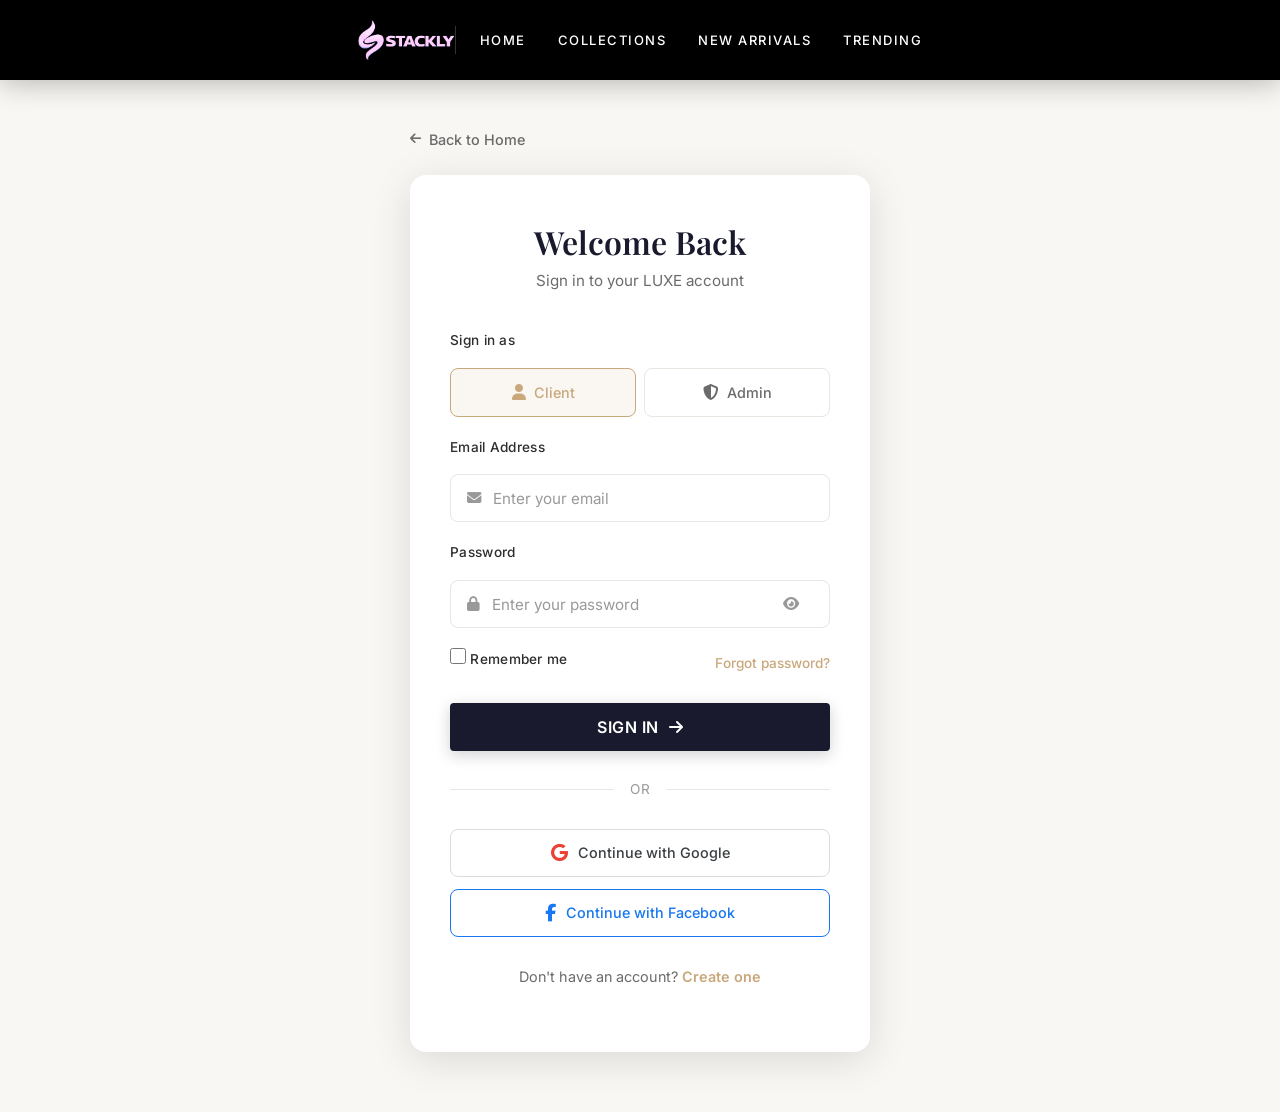
<file: client-dashboard.html>
<!DOCTYPE html>
<html lang="en">
<head>
    <meta charset="UTF-8">
    <meta name="viewport" content="width=device-width, initial-scale=1.0">
    <title>My Account - LUXE Fashion Boutique</title>
    <link href="https://fonts.googleapis.com/css2?family=Playfair+Display:wght@400;500;600;700&family=Inter:wght@300;400;500;600&display=swap" rel="stylesheet">
    <link rel="stylesheet" href="https://cdnjs.cloudflare.com/ajax/libs/font-awesome/6.4.0/css/all.min.css">
    <link href="https://cdn.jsdelivr.net/npm/bootstrap@5.3.3/dist/css/bootstrap.min.css" rel="stylesheet">
    <link rel="stylesheet" href="styles.css">
</head>
<body>
    <div class="preloader" id="preloader">
        <div class="preloader-inner">
            <div class="preloader-ring"></div>
            <div class="preloader-ring"></div>
            <div class="preloader-ring"></div>
            <div class="preloader-logo">
                <img src="images/logo.webp" alt="LUXE" class="preloader-logo-img">
            </div>
            <div class="preloader-counter" id="preloaderCounter">0%</div>
            <div class="preloader-tagline">Redefining Fashion</div>
        </div>
    </div>

    <div class="dashboard-layout">
        <aside class="sidebar" id="sidebar">
            <div class="sidebar-header">
                <div class="sidebar-logo">
                    <a href="index.html"><img src="images/logo.webp" alt="LUXE" class="sidebar-logo-img"></a>
                </div>
                <button class="sidebar-close" id="sidebarClose" aria-label="Close sidebar">
                    <i class="fas fa-times"></i>
                </button>
            </div>
            <nav class="sidebar-nav">
                <a href="#" class="sidebar-link active" data-tab="overview">
                    <i class="fas fa-th-large"></i><span>Overview</span>
                </a>
                <a href="#" class="sidebar-link" data-tab="orders">
                    <i class="fas fa-box"></i><span>My Orders</span>
                </a>
                <a href="#" class="sidebar-link" data-tab="wishlist">
                    <i class="fas fa-heart"></i><span>Wishlist</span>
                </a>
                <a href="#" class="sidebar-link" data-tab="addresses">
                    <i class="fas fa-map-marker-alt"></i><span>Addresses</span>
                </a>
                <a href="#" class="sidebar-link" data-tab="settings">
                    <i class="fas fa-cog"></i><span>Settings</span>
                </a>
            </nav>
            <div class="sidebar-footer">
                <a href="#" class="sidebar-link" data-tab="shop">
                    <i class="fas fa-store"></i><span>Continue Shopping</span>
                </a>
                <button class="sidebar-link logout-btn" id="logoutBtn">
                    <i class="fas fa-sign-out-alt"></i><span>Log Out</span>
                </button>
            </div>
        </aside>
        <div class="sidebar-backdrop" id="sidebarBackdrop"></div>

        <main class="dashboard-main">
            <header class="dashboard-header">
                <div class="header-left">
                    <button class="sidebar-toggle" id="sidebarToggle" aria-label="Toggle sidebar">
                        <i class="fas fa-bars"></i>
                    </button>
                    <div class="welcome-text">
                        <h2 id="welcomeName">Welcome back!</h2>
                        <p>Manage your account and orders</p>
                    </div>
                </div>
                <div class="header-right">
                    <div class="header-date" id="currentDate"></div>
                    <div class="user-menu">
                        <div class="user-avatar" id="userAvatar">C</div>
                        <div class="user-info">
                            <span class="user-name" id="userName">Client</span>
                            <span class="user-role">Client</span>
                        </div>
                    </div>
                </div>
            </header>

            <div class="dashboard-content">
                <!-- Overview Tab -->
                <section class="tab-panel active" id="tab-overview">
                    <div class="stats-grid">
                        <div class="stat-card" data-animate="fadeUp">
                            <div class="stat-icon" style="background: rgba(201, 168, 124, 0.1); color: var(--accent);">
                                <i class="fas fa-shopping-bag"></i>
                            </div>
                            <div class="stat-info">
                                <span class="stat-label">Total Orders</span>
                                <span class="stat-value" id="totalOrders">12</span>
                                <span class="stat-change positive"><i class="fas fa-arrow-up"></i> 2 this month</span>
                            </div>
                        </div>
                        <div class="stat-card" data-animate="fadeUp" style="--delay: 0.1s">
                            <div class="stat-icon" style="background: rgba(76, 175, 80, 0.1); color: var(--success);">
                                <i class="fas fa-dollar-sign"></i>
                            </div>
                            <div class="stat-info">
                                <span class="stat-label">Total Spent</span>
                                <span class="stat-value" id="totalSpent">$2,847</span>
                                <span class="stat-change positive"><i class="fas fa-arrow-up"></i> 15% more</span>
                            </div>
                        </div>
                        <div class="stat-card" data-animate="fadeUp" style="--delay: 0.2s">
                            <div class="stat-icon" style="background: rgba(33, 150, 243, 0.1); color: #2196f3;">
                                <i class="fas fa-heart"></i>
                            </div>
                            <div class="stat-info">
                                <span class="stat-label">Wishlist Items</span>
                                <span class="stat-value" id="wishlistCount">5</span>
                                <span class="stat-change neutral"><i class="fas fa-minus"></i> No change</span>
                            </div>
                        </div>
                        <div class="stat-card" data-animate="fadeUp" style="--delay: 0.3s">
                            <div class="stat-icon" style="background: rgba(255, 152, 0, 0.1); color: var(--warning);">
                                <i class="fas fa-star"></i>
                            </div>
                            <div class="stat-info">
                                <span class="stat-label">Reward Points</span>
                                <span class="stat-value">480</span>
                                <span class="stat-change positive"><i class="fas fa-arrow-up"></i> +80 earned</span>
                            </div>
                        </div>
                    </div>

                    <div class="dashboard-grid">
                        <div class="dashboard-card recent-orders" data-animate="fadeUp">
                            <div class="card-header">
                                <h3>Recent Orders</h3>
                                <a href="#" class="view-all" data-tab="orders">View All <i class="fas fa-arrow-right"></i></a>
                            </div>
                            <div class="card-body">
                                <div class="orders-table">
                                    <div class="order-row header-row">
                                        <span>Order ID</span><span>Items</span><span>Total</span><span>Status</span>
                                    </div>
                                    <div class="order-row">
                                        <span>#LX-4521</span><span>Silk Midi Dress, Cashmere Sweater</span><span>$484.00</span><span class="status-badge completed">Delivered</span>
                                    </div>
                                    <div class="order-row">
                                        <span>#LX-4510</span><span>High-Waist Trousers</span><span>$165.00</span><span class="status-badge processing">Shipped</span>
                                    </div>
                                    <div class="order-row">
                                        <span>#LX-4498</span><span>Leather Trench Coat</span><span>$495.00</span><span class="status-badge completed">Delivered</span>
                                    </div>
                                    <div class="order-row">
                                        <span>#LX-4485</span><span>Pleated Maxi Skirt</span><span>$145.00</span><span class="status-badge completed">Delivered</span>
                                    </div>
                                    <div class="order-row">
                                        <span>#LX-4470</span><span>Structured Blazer</span><span>$275.00</span><span class="status-badge pending">Processing</span>
                                    </div>
                                </div>
                            </div>
                        </div>

                        <div class="dashboard-card top-products" data-animate="fadeUp" style="--delay: 0.1s">
                            <div class="card-header">
                                <h3>Recommended For You</h3>
                                <a href="collections.html" class="view-all">Shop More <i class="fas fa-arrow-right"></i></a>
                            </div>
                            <div class="card-body">
                                <div class="product-list">
                                    <div class="product-item">
                                        <img src="https://images.unsplash.com/photo-1595777457583-95e059d581b8?w=100&q=80" alt="Product">
                                        <div class="product-details">
                                            <span class="product-name">Embroidered Cocktail Dress</span>
                                            <span class="product-brand">LUXE Original</span>
                                        </div>
                                        <span class="product-sales">$425</span>
                                    </div>
                                    <div class="product-item">
                                        <img src="https://images.unsplash.com/photo-1551028719-00167b16eac5?w=100&q=80" alt="Product">
                                        <div class="product-details">
                                            <span class="product-name">Merino Wool Cardigan</span>
                                            <span class="product-brand">Nordic Co.</span>
                                        </div>
                                        <span class="product-sales">$175</span>
                                    </div>
                                    <div class="product-item">
                                        <img src="https://images.unsplash.com/photo-1591047139829-d91aecb6caea?w=100&q=80" alt="Product">
                                        <div class="product-details">
                                            <span class="product-name">Designer A-Line Dress</span>
                                            <span class="product-brand">Maison Noir</span>
                                        </div>
                                        <span class="product-sales">$365</span>
                                    </div>
                                    <div class="product-item">
                                        <img src="https://images.unsplash.com/photo-1572804013309-59a88b7e92f1?w=100&q=80" alt="Product">
                                        <div class="product-details">
                                            <span class="product-name">Wide-Leg Jeans</span>
                                            <span class="product-brand">Coastal Line</span>
                                        </div>
                                        <span class="product-sales">$135</span>
                                    </div>
                                </div>
                            </div>
                        </div>
                    </div>
                </section>

                <!-- My Orders Tab -->
                <section class="tab-panel" id="tab-orders">
                    <div class="tab-header">
                        <h2>My Orders</h2>
                        <div class="tab-filters">
                            <button class="filter-btn active">All</button>
                            <button class="filter-btn">Delivered</button>
                            <button class="filter-btn">Shipped</button>
                            <button class="filter-btn">Processing</button>
                        </div>
                    </div>
                    <div class="orders-table-wrapper">
                        <table class="orders-table-full">
                            <thead>
                                <tr>
                                    <th>Order ID</th><th>Products</th><th>Total</th><th>Date</th><th>Status</th>
                                </tr>
                            </thead>
                            <tbody>
                                <tr>
                                    <td>#LX-4521</td><td>Silk Midi Dress, Cashmere Sweater</td><td>$484.00</td><td>Jul 14, 2026</td><td><span class="status-badge completed">Delivered</span></td>
                                </tr>
                                <tr>
                                    <td>#LX-4510</td><td>High-Waist Tailored Trousers</td><td>$165.00</td><td>Jul 10, 2026</td><td><span class="status-badge processing">Shipped</span></td>
                                </tr>
                                <tr>
                                    <td>#LX-4498</td><td>Leather Trench Coat</td><td>$495.00</td><td>Jul 5, 2026</td><td><span class="status-badge completed">Delivered</span></td>
                                </tr>
                                <tr>
                                    <td>#LX-4485</td><td>Pleated Maxi Skirt</td><td>$145.00</td><td>Jun 28, 2026</td><td><span class="status-badge completed">Delivered</span></td>
                                </tr>
                                <tr>
                                    <td>#LX-4470</td><td>Structured Blazer</td><td>$275.00</td><td>Jun 20, 2026</td><td><span class="status-badge pending">Processing</span></td>
                                </tr>
                                <tr>
                                    <td>#LX-4455</td><td>Linen Summer Blouse, Wide-Leg Jeans</td><td>$260.00</td><td>Jun 15, 2026</td><td><span class="status-badge completed">Delivered</span></td>
                                </tr>
                            </tbody>
                        </table>
                    </div>
                </section>

                <!-- Wishlist Tab -->
                <section class="tab-panel" id="tab-wishlist">
                    <div class="tab-header">
                        <h2>My Wishlist</h2>
                    </div>
                    <div class="stats-grid">
                        <div class="stat-card">
                            <div class="product-item">
                                <img src="https://images.unsplash.com/photo-1496747611176-843222e1e57c?w=100&q=80" alt="Product">
                                <div class="product-details">
                                    <span class="product-name">Embroidered Cocktail Dress</span>
                                    <span class="product-brand">LUXE Original</span>
                                </div>
                                <span class="product-sales" style="color:var(--accent);font-weight:600;">$425</span>
                            </div>
                        </div>
                        <div class="stat-card">
                            <div class="product-item">
                                <img src="https://images.unsplash.com/photo-1610288311735-39b7facbd095?w=100&q=80" alt="Product">
                                <div class="product-details">
                                    <span class="product-name">Merino Wool Cardigan</span>
                                    <span class="product-brand">Nordic Co.</span>
                                </div>
                                <span class="product-sales" style="color:var(--accent);font-weight:600;">$175</span>
                            </div>
                        </div>
                        <div class="stat-card">
                            <div class="product-item">
                                <img src="https://images.unsplash.com/photo-1551537482-f2075a1d41f2?w=100&q=80" alt="Product">
                                <div class="product-details">
                                    <span class="product-name">Quilted Puffer Jacket</span>
                                    <span class="product-brand">Nordic Co.</span>
                                </div>
                                <span class="product-sales" style="color:var(--accent);font-weight:600;">$320</span>
                            </div>
                        </div>
                        <div class="stat-card">
                            <div class="product-item">
                                <img src="https://images.unsplash.com/photo-1572804013309-59a88b7e92f1?w=100&q=80" alt="Product">
                                <div class="product-details">
                                    <span class="product-name">Wide-Leg Jeans</span>
                                    <span class="product-brand">Coastal Line</span>
                                </div>
                                <span class="product-sales" style="color:var(--accent);font-weight:600;">$135</span>
                            </div>
                        </div>
                    </div>
                </section>

                <!-- Addresses Tab -->
                <section class="tab-panel" id="tab-addresses">
                    <div class="tab-header">
                        <h2>Saved Addresses</h2>
                        <button class="btn btn-primary"><i class="fas fa-plus"></i> Add Address</button>
                    </div>
                    <div class="settings-grid">
                        <div class="settings-card">
                            <h3><i class="fas fa-home"></i> Home</h3>
                            <p>Sarah Johnson<br>123 Fashion Ave, Apt 4B<br>New York, NY 10001<br>United States</p>
                            <span class="status-badge completed">Default</span>
                        </div>
                        <div class="settings-card">
                            <h3><i class="fas fa-briefcase"></i> Office</h3>
                            <p>Sarah Johnson<br>456 Business Park, Suite 200<br>New York, NY 10016<br>United States</p>
                            <span class="status-badge processing">Work</span>
                        </div>
                    </div>
                </section>

                <!-- Continue Shopping Tab -->
                <section class="tab-panel" id="tab-shop">
                    <div class="tab-header">
                        <h2>Continue Shopping</h2>
                    </div>

                    <div class="stats-grid">
                        <div class="stat-card" data-animate="fadeUp">
                            <div class="product-item">
                                <img src="https://images.unsplash.com/photo-1595777457583-95e059d581b8?w=100&q=80" alt="Product">
                                <div class="product-details">
                                    <span class="product-name">Silk Midi Dress</span>
                                    <span class="product-brand">LUXE Original</span>
                                </div>
                                <span class="product-sales" style="color:var(--accent);font-weight:600;">$289</span>
                            </div>
                        </div>
                        <div class="stat-card" data-animate="fadeUp" style="--delay: 0.1s">
                            <div class="product-item">
                                <img src="https://images.unsplash.com/photo-1551028719-00167b16eac5?w=100&q=80" alt="Product">
                                <div class="product-details">
                                    <span class="product-name">Leather Trench Coat</span>
                                    <span class="product-brand">Maison Noir</span>
                                </div>
                                <span class="product-sales" style="color:var(--accent);font-weight:600;">$495</span>
                            </div>
                        </div>
                        <div class="stat-card" data-animate="fadeUp" style="--delay: 0.2s">
                            <div class="product-item">
                                <img src="https://images.unsplash.com/photo-1591047139829-d91aecb6caea?w=100&q=80" alt="Product">
                                <div class="product-details">
                                    <span class="product-name">Structured Blazer</span>
                                    <span class="product-brand">Studio Edit</span>
                                </div>
                                <span class="product-sales" style="color:var(--accent);font-weight:600;">$275</span>
                            </div>
                        </div>
                        <div class="stat-card" data-animate="fadeUp" style="--delay: 0.3s">
                            <div class="product-item">
                                <img src="https://images.unsplash.com/photo-1572804013309-59a88b7e92f1?w=100&q=80" alt="Product">
                                <div class="product-details">
                                    <span class="product-name">Wide-Leg Jeans</span>
                                    <span class="product-brand">Coastal Line</span>
                                </div>
                                <span class="product-sales" style="color:var(--accent);font-weight:600;">$135</span>
                            </div>
                        </div>
                    </div>

                    <div class="dashboard-grid">
                        <div class="dashboard-card" data-animate="fadeUp">
                            <div class="card-header">
                                <h3>New Arrivals</h3>
                                <a href="new-arrivals.html" class="view-all">View All <i class="fas fa-arrow-right"></i></a>
                            </div>
                            <div class="card-body">
                                <div class="product-list">
                                    <div class="product-item">
                                        <img src="https://images.unsplash.com/photo-1496747611176-843222e1e57c?w=100&q=80" alt="Product">
                                        <div class="product-details">
                                            <span class="product-name">Embroidered Cocktail Dress</span>
                                            <span class="product-brand">LUXE Original</span>
                                        </div>
                                        <span class="product-sales">$425</span>
                                    </div>
                                    <div class="product-item">
                                        <img src="https://images.unsplash.com/photo-1610288311735-39b7facbd095?w=100&q=80" alt="Product">
                                        <div class="product-details">
                                            <span class="product-name">Merino Wool Cardigan</span>
                                            <span class="product-brand">Nordic Co.</span>
                                        </div>
                                        <span class="product-sales">$175</span>
                                    </div>
                                    <div class="product-item">
                                        <img src="https://images.unsplash.com/photo-1551537482-f2075a1d41f2?w=100&q=80" alt="Product">
                                        <div class="product-details">
                                            <span class="product-name">Quilted Puffer Jacket</span>
                                            <span class="product-brand">Nordic Co.</span>
                                        </div>
                                        <span class="product-sales">$320</span>
                                    </div>
                                    <div class="product-item">
                                        <img src="https://images.unsplash.com/photo-1434389677669-e08b4cda3a13?w=100&q=80" alt="Product">
                                        <div class="product-details">
                                            <span class="product-name">Cashmere Sweater</span>
                                            <span class="product-brand">Studio Edit</span>
                                        </div>
                                        <span class="product-sales">$195</span>
                                    </div>
                                </div>
                            </div>
                        </div>

                        <div class="dashboard-card" data-animate="fadeUp" style="--delay: 0.1s">
                            <div class="card-header">
                                <h3>Trending Now</h3>
                                <a href="trending.html" class="view-all">View All <i class="fas fa-arrow-right"></i></a>
                            </div>
                            <div class="card-body">
                                <div class="product-list">
                                    <div class="product-item">
                                        <img src="https://images.unsplash.com/photo-1515886657613-9f3515b0c78f?w=100&q=80" alt="Product">
                                        <div class="product-details">
                                            <span class="product-name">Pleated Maxi Skirt</span>
                                            <span class="product-brand">Maison Noir</span>
                                        </div>
                                        <span class="product-sales">$210</span>
                                    </div>
                                    <div class="product-item">
                                        <img src="https://images.unsplash.com/photo-1485968579580-b6d095142e6e?w=100&q=80" alt="Product">
                                        <div class="product-details">
                                            <span class="product-name">Linen Summer Blouse</span>
                                            <span class="product-brand">Coastal Line</span>
                                        </div>
                                        <span class="product-sales">$145</span>
                                    </div>
                                    <div class="product-item">
                                        <img src="https://images.unsplash.com/photo-1539008835657-9e8e9680c956?w=100&q=80" alt="Product">
                                        <div class="product-details">
                                            <span class="product-name">Designer A-Line Dress</span>
                                            <span class="product-brand">LUXE Original</span>
                                        </div>
                                        <span class="product-sales">$365</span>
                                    </div>
                                    <div class="product-item">
                                        <img src="https://images.unsplash.com/photo-1594938298603-c8148c4dae35?w=100&q=80" alt="Product">
                                        <div class="product-details">
                                            <span class="product-name">High-Waist Trousers</span>
                                            <span class="product-brand">Studio Edit</span>
                                        </div>
                                        <span class="product-sales">$165</span>
                                    </div>
                                </div>
                            </div>
                        </div>
                    </div>
                </section>

                <!-- Settings Tab -->
                <section class="tab-panel" id="tab-settings">
                    <div class="tab-header">
                        <h2>Account Settings</h2>
                    </div>
                    <div class="settings-grid">
                        <div class="settings-card">
                            <h3>Profile Information</h3>
                            <p>Update your personal details</p>
                            <form class="settings-form" id="profileForm">
                                <div class="form-group">
                                    <label>Full Name</label>
                                    <div class="input-wrapper">
                                        <i class="fas fa-user"></i>
                                        <input type="text" id="settingsName" placeholder="Your full name">
                                    </div>
                                </div>
                                <div class="form-group">
                                    <label>Email Address</label>
                                    <div class="input-wrapper">
                                        <i class="fas fa-envelope"></i>
                                        <input type="email" id="settingsEmail" placeholder="Your email address">
                                    </div>
                                </div>
                                <button type="submit" class="btn btn-primary"><i class="fas fa-check"></i> Save Changes</button>
                            </form>
                        </div>
                        <div class="settings-card">
                            <h3>Change Password</h3>
                            <p>Keep your account secure</p>
                            <form class="settings-form" id="passwordForm">
                                <div class="form-group">
                                    <label>Current Password</label>
                                    <div class="input-wrapper">
                                        <i class="fas fa-lock"></i>
                                        <input type="password" placeholder="Enter current password">
                                        <button type="button" class="toggle-password" aria-label="Toggle password visibility"><i class="fas fa-eye"></i></button>
                                    </div>
                                </div>
                                <div class="form-group">
                                    <label>New Password</label>
                                    <div class="input-wrapper">
                                        <i class="fas fa-key"></i>
                                        <input type="password" placeholder="Enter new password">
                                        <button type="button" class="toggle-password" aria-label="Toggle password visibility"><i class="fas fa-eye"></i></button>
                                    </div>
                                </div>
                                <div class="form-group">
                                    <label>Confirm New Password</label>
                                    <div class="input-wrapper">
                                        <i class="fas fa-shield-halved"></i>
                                        <input type="password" placeholder="Confirm new password">
                                        <button type="button" class="toggle-password" aria-label="Toggle password visibility"><i class="fas fa-eye"></i></button>
                                    </div>
                                </div>
                                <button type="submit" class="btn btn-primary"><i class="fas fa-key"></i> Update Password</button>
                            </form>
                        </div>
                    </div>
                </section>
            </div>
        </main>
    </div>

    <div id="toastContainer" class="toast-container"></div>

    <script src="auth.js"></script>
    <script>
        if (!Auth.requireAuth('client')) throw new Error('Not authenticated');

        const preloader = document.getElementById('preloader');
        const preloaderCounter = document.getElementById('preloaderCounter');
        let count = 0;
        const counterInterval = setInterval(() => {
            count += Math.floor(Math.random() * 15) + 5;
            if (count >= 100) {
                count = 100;
                clearInterval(counterInterval);
                setTimeout(() => preloader.style.opacity = '0', 300);
                setTimeout(() => preloader.style.display = 'none', 600);
            }
            preloaderCounter.textContent = count + '%';
        }, 100);

        const user = Auth.getUser();
        document.getElementById('welcomeName').textContent = 'Welcome back, ' + user.name.split(' ')[0] + '!';
        document.getElementById('userName').textContent = user.name;
        document.getElementById('userAvatar').textContent = user.name.charAt(0).toUpperCase();
        document.getElementById('settingsName').value = user.name;
        document.getElementById('settingsEmail').value = user.email;
        document.getElementById('currentDate').textContent = new Date().toLocaleDateString('en-US', { weekday: 'long', year: 'numeric', month: 'long', day: 'numeric' });

        const sidebar = document.getElementById('sidebar');
        const sidebarToggle = document.getElementById('sidebarToggle');
        const sidebarClose = document.getElementById('sidebarClose');
        const sidebarBackdrop = document.getElementById('sidebarBackdrop');
        const sidebarLinks = document.querySelectorAll('.sidebar-link[data-tab]');
        const tabPanels = document.querySelectorAll('.tab-panel');
        const viewAllLinks = document.querySelectorAll('.view-all[data-tab]');

        function openSidebar() {
            sidebar.classList.add('open');
            sidebarBackdrop.classList.add('active');
            document.body.classList.add('sidebar-open');
        }
        function closeSidebar() {
            sidebar.classList.remove('open');
            sidebarBackdrop.classList.remove('active');
            document.body.classList.remove('sidebar-open');
        }

        function switchTab(tabName) {
            sidebarLinks.forEach(l => l.classList.remove('active'));
            tabPanels.forEach(p => p.classList.remove('active'));
            const activeLink = document.querySelector('.sidebar-link[data-tab="' + tabName + '"]');
            const activePanel = document.getElementById('tab-' + tabName);
            if (activeLink) activeLink.classList.add('active');
            if (activePanel) activePanel.classList.add('active');
            closeSidebar();
        }

        sidebarLinks.forEach(link => {
            link.addEventListener('click', e => {
                e.preventDefault();
                switchTab(link.dataset.tab);
            });
        });

        viewAllLinks.forEach(link => {
            link.addEventListener('click', e => {
                e.preventDefault();
                switchTab(link.dataset.tab);
            });
        });

        sidebarToggle.addEventListener('click', () => {
            if (sidebar.classList.contains('open')) { closeSidebar(); } else { openSidebar(); }
        });
        sidebarClose.addEventListener('click', closeSidebar);
        sidebarBackdrop.addEventListener('click', closeSidebar);

        document.getElementById('logoutBtn').addEventListener('click', () => {
            Auth.logout();
            window.location.href = 'signin.html';
        });

        function showToast(message, type) {
            const toast = document.createElement('div');
            toast.className = 'toast ' + type;
            toast.innerHTML = '<i class="fas fa-' + (type === 'success' ? 'check-circle' : 'exclamation-circle') + '"></i><span>' + message + '</span>';
            document.getElementById('toastContainer').appendChild(toast);
            setTimeout(() => toast.classList.add('show'), 10);
            setTimeout(() => { toast.classList.remove('show'); setTimeout(() => toast.remove(), 300); }, 3000);
        }

        document.getElementById('profileForm').addEventListener('submit', function(e) {
            e.preventDefault();
            showToast('Profile updated successfully!', 'success');
        });

        document.getElementById('passwordForm').addEventListener('submit', function(e) {
            e.preventDefault();
            showToast('Password updated successfully!', 'success');
            this.reset();
        });

        document.querySelectorAll('.filter-btn').forEach(btn => {
            btn.addEventListener('click', function() {
                this.parentElement.querySelectorAll('.filter-btn').forEach(b => b.classList.remove('active'));
                this.classList.add('active');
            });
        });

        document.querySelectorAll('.toggle-password').forEach(btn => {
            btn.addEventListener('click', function() {
                const input = this.parentElement.querySelector('input');
                const icon = this.querySelector('i');
                if (input.type === 'password') {
                    input.type = 'text';
                    icon.classList.replace('fa-eye', 'fa-eye-slash');
                } else {
                    input.type = 'password';
                    icon.classList.replace('fa-eye-slash', 'fa-eye');
                }
            });
        });

        const scrollAnimations = document.querySelectorAll('[data-animate]');
        const observer = new IntersectionObserver(entries => {
            entries.forEach(entry => {
                if (entry.isIntersecting) {
                    entry.target.classList.add('animated');
                    observer.unobserve(entry.target);
                }
            });
        }, { threshold: 0.1 });
        scrollAnimations.forEach(el => observer.observe(el));
    </script>
</body>
</html>
</file>
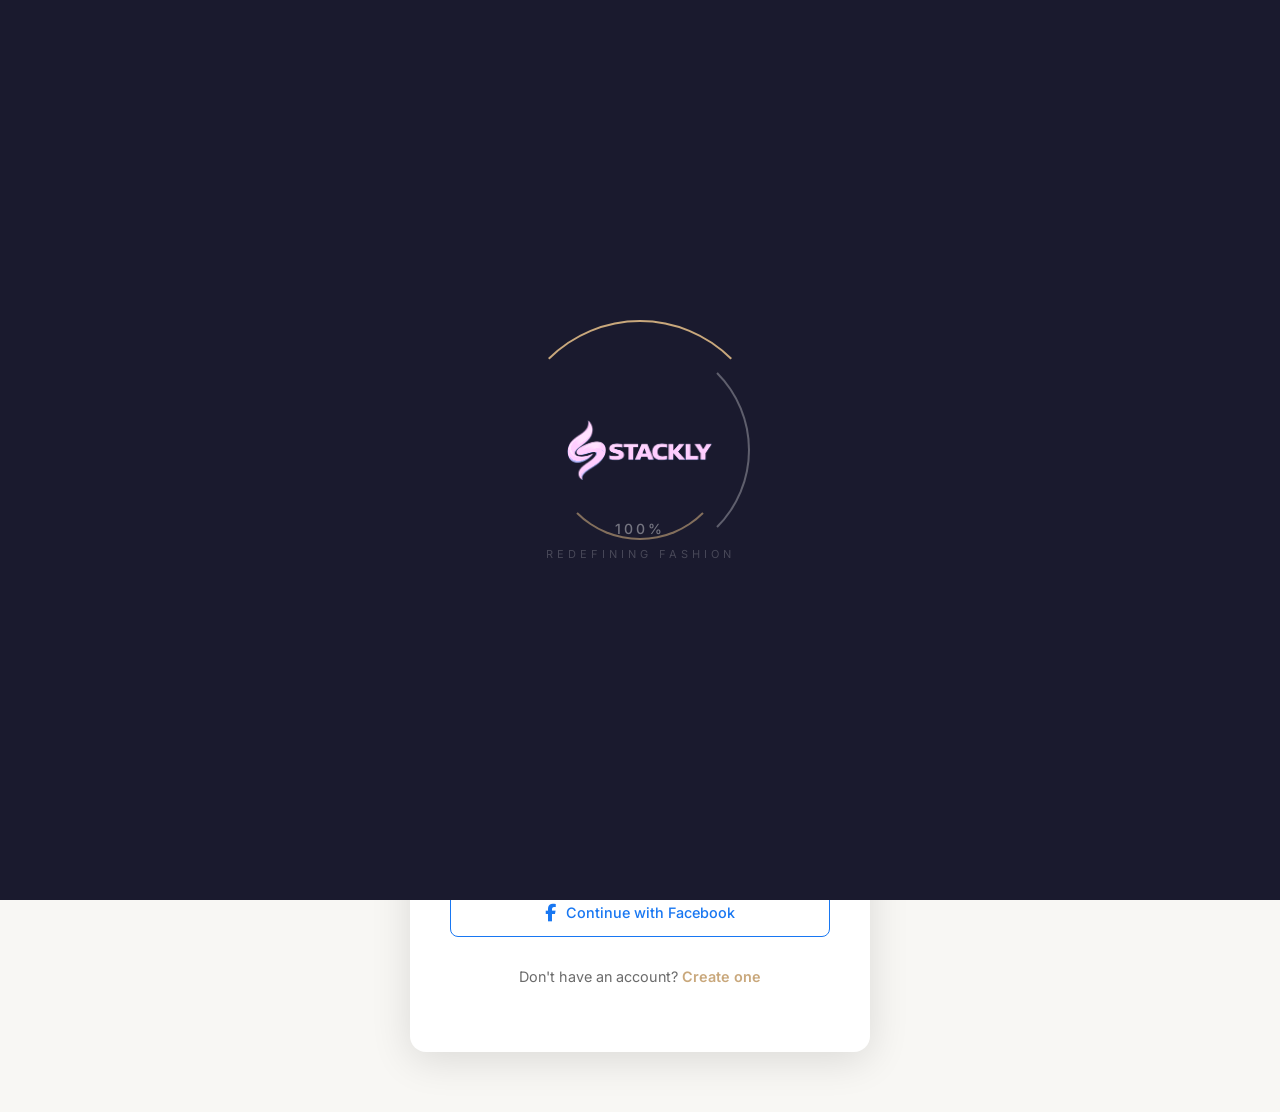
<file: dashboard.html>
<!DOCTYPE html>
<html lang="en">
<head>
    <meta charset="UTF-8">
    <meta name="viewport" content="width=device-width, initial-scale=1.0">
    <title>Dashboard - LUXE Fashion Boutique</title>
    <link href="https://fonts.googleapis.com/css2?family=Playfair+Display:wght@400;500;600;700&family=Inter:wght@300;400;500;600&display=swap" rel="stylesheet">
    <link rel="stylesheet" href="https://cdnjs.cloudflare.com/ajax/libs/font-awesome/6.4.0/css/all.min.css">
    <link href="https://cdn.jsdelivr.net/npm/bootstrap@5.3.3/dist/css/bootstrap.min.css" rel="stylesheet">
    <link rel="stylesheet" href="styles.css">
</head>
<body>
    <div class="preloader" id="preloader">
        <div class="preloader-inner">
            <div class="preloader-ring"></div>
            <div class="preloader-ring"></div>
            <div class="preloader-ring"></div>
            <div class="preloader-logo">
                <img src="images/logo.webp" alt="LUXE" class="preloader-logo-img">
            </div>
            <div class="preloader-counter" id="preloaderCounter">0%</div>
            <div class="preloader-tagline">Redefining Fashion</div>
        </div>
    </div>

    <div class="dashboard-layout">
        <aside class="sidebar" id="sidebar">
            <div class="sidebar-header">
                <div class="sidebar-logo">
                    <a href="index.html"><img src="images/logo.webp" alt="LUXE" class="sidebar-logo-img"></a>
                </div>
                <button class="sidebar-close" id="sidebarClose" aria-label="Close sidebar">
                    <i class="fas fa-times"></i>
                </button>
            </div>
            <nav class="sidebar-nav">
                <a href="#" class="sidebar-link active" data-tab="overview">
                    <i class="fas fa-th-large"></i><span>Overview</span>
                </a>
                <a href="#" class="sidebar-link" data-tab="products">
                    <i class="fas fa-tshirt"></i><span>Products</span>
                </a>
                <a href="#" class="sidebar-link" data-tab="orders">
                    <i class="fas fa-receipt"></i><span>Orders</span>
                </a>
                <a href="#" class="sidebar-link" data-tab="customers">
                    <i class="fas fa-users"></i><span>Customers</span>
                </a>
                <a href="#" class="sidebar-link" data-tab="settings">
                    <i class="fas fa-cog"></i><span>Settings</span>
                </a>
            </nav>
            <div class="sidebar-footer">
                <a href="index.html" class="sidebar-link">
                    <i class="fas fa-store"></i><span>View Store</span>
                </a>
                <button class="sidebar-link logout-btn" id="logoutBtn">
                    <i class="fas fa-sign-out-alt"></i><span>Log Out</span>
                </button>
            </div>
        </aside>
        <div class="sidebar-backdrop" id="sidebarBackdrop"></div>

        <main class="dashboard-main">
            <header class="dashboard-header">
                <div class="header-left">
                    <button class="sidebar-toggle" id="sidebarToggle" aria-label="Toggle sidebar">
                        <i class="fas fa-bars"></i>
                    </button>
                    <div class="welcome-text">
                        <h2 id="welcomeName">Welcome back!</h2>
                        <p>Here's your store overview</p>
                    </div>
                </div>
                <div class="header-right">
                    <div class="header-date" id="currentDate"></div>
                    <div class="user-menu">
                        <div class="user-avatar" id="userAvatar">A</div>
                        <div class="user-info">
                            <span class="user-name" id="userName">Admin</span>
                            <span class="user-role">Administrator</span>
                        </div>
                    </div>
                </div>
            </header>

            <div class="dashboard-content">
                <!-- Overview Tab -->
                <section class="tab-panel active" id="tab-overview">
                    <div class="stats-grid">
                        <div class="stat-card" data-animate="fadeUp">
                            <div class="stat-icon" style="background: rgba(201, 168, 124, 0.1); color: var(--accent);">
                                <i class="fas fa-dollar-sign"></i>
                            </div>
                            <div class="stat-info">
                                <span class="stat-label">Total Revenue</span>
                                <span class="stat-value">$24,562</span>
                                <span class="stat-change positive"><i class="fas fa-arrow-up"></i> 12.5%</span>
                            </div>
                        </div>
                        <div class="stat-card" data-animate="fadeUp" style="--delay: 0.1s">
                            <div class="stat-icon" style="background: rgba(76, 175, 80, 0.1); color: var(--success);">
                                <i class="fas fa-shopping-bag"></i>
                            </div>
                            <div class="stat-info">
                                <span class="stat-label">Total Orders</span>
                                <span class="stat-value">342</span>
                                <span class="stat-change positive"><i class="fas fa-arrow-up"></i> 8.2%</span>
                            </div>
                        </div>
                        <div class="stat-card" data-animate="fadeUp" style="--delay: 0.2s">
                            <div class="stat-icon" style="background: rgba(33, 150, 243, 0.1); color: #2196f3;">
                                <i class="fas fa-users"></i>
                            </div>
                            <div class="stat-info">
                                <span class="stat-label">Total Customers</span>
                                <span class="stat-value">1,284</span>
                                <span class="stat-change positive"><i class="fas fa-arrow-up"></i> 5.3%</span>
                            </div>
                        </div>
                        <div class="stat-card" data-animate="fadeUp" style="--delay: 0.3s">
                            <div class="stat-icon" style="background: rgba(255, 152, 0, 0.1); color: var(--warning);">
                                <i class="fas fa-tshirt"></i>
                            </div>
                            <div class="stat-info">
                                <span class="stat-label">Products</span>
                                <span class="stat-value">128</span>
                                <span class="stat-change neutral"><i class="fas fa-minus"></i> 0 new</span>
                            </div>
                        </div>
                    </div>

                    <div class="dashboard-grid">
                        <div class="dashboard-card recent-orders" data-animate="fadeUp">
                            <div class="card-header">
                                <h3>Recent Orders</h3>
                                <a href="#" class="view-all" data-tab="orders">View All <i class="fas fa-arrow-right"></i></a>
                            </div>
                            <div class="card-body">
                                <div class="orders-table">
                                    <div class="order-row header-row">
                                        <span>Order ID</span><span>Customer</span><span>Amount</span><span>Status</span>
                                    </div>
                                    <div class="order-row">
                                        <span>#LX-4521</span><span>Sarah Johnson</span><span>$289.00</span><span class="status-badge completed">Completed</span>
                                    </div>
                                    <div class="order-row">
                                        <span>#LX-4520</span><span>Emily Chen</span><span>$165.00</span><span class="status-badge processing">Processing</span>
                                    </div>
                                    <div class="order-row">
                                        <span>#LX-4519</span><span>Michael Brown</span><span>$495.00</span><span class="status-badge completed">Completed</span>
                                    </div>
                                    <div class="order-row">
                                        <span>#LX-4518</span><span>Jessica Lee</span><span>$125.00</span><span class="status-badge pending">Pending</span>
                                    </div>
                                    <div class="order-row">
                                        <span>#LX-4517</span><span>David Kim</span><span>$365.00</span><span class="status-badge completed">Completed</span>
                                    </div>
                                </div>
                            </div>
                        </div>

                        <div class="dashboard-card top-products" data-animate="fadeUp" style="--delay: 0.1s">
                            <div class="card-header">
                                <h3>Top Products</h3>
                                <a href="#" class="view-all" data-tab="products">View All <i class="fas fa-arrow-right"></i></a>
                            </div>
                            <div class="card-body">
                                <div class="product-list">
                                    <div class="product-item">
                                        <img src="https://images.unsplash.com/photo-1595777457583-95e059d581b8?w=100&q=80" alt="Product">
                                        <div class="product-details">
                                            <span class="product-name">Silk Midi Dress</span>
                                            <span class="product-brand">LUXE Original</span>
                                        </div>
                                        <span class="product-sales">124 sold</span>
                                    </div>
                                    <div class="product-item">
                                        <img src="https://images.unsplash.com/photo-1551028719-00167b16eac5?w=100&q=80" alt="Product">
                                        <div class="product-details">
                                            <span class="product-name">Leather Trench Coat</span>
                                            <span class="product-brand">Maison Noir</span>
                                        </div>
                                        <span class="product-sales">98 sold</span>
                                    </div>
                                    <div class="product-item">
                                        <img src="https://images.unsplash.com/photo-1591047139829-d91aecb6caea?w=100&q=80" alt="Product">
                                        <div class="product-details">
                                            <span class="product-name">Structured Blazer</span>
                                            <span class="product-brand">Studio Edit</span>
                                        </div>
                                        <span class="product-sales">87 sold</span>
                                    </div>
                                    <div class="product-item">
                                        <img src="https://images.unsplash.com/photo-1572804013309-59a88b7e92f1?w=100&q=80" alt="Product">
                                        <div class="product-details">
                                            <span class="product-name">Designer A-Line Dress</span>
                                            <span class="product-brand">Maison Noir</span>
                                        </div>
                                        <span class="product-sales">76 sold</span>
                                    </div>
                                </div>
                            </div>
                        </div>
                    </div>
                </section>

                <!-- Products Tab -->
                <section class="tab-panel" id="tab-products">
                    <div class="tab-header">
                        <h2>Products</h2>
                        <button class="btn btn-primary" id="addProductBtn">
                            <i class="fas fa-plus"></i> Add Product
                        </button>
                    </div>
                    <div class="products-table-wrapper">
                        <table class="products-table">
                            <thead>
                                <tr>
                                    <th>Product</th><th>Category</th><th>Price</th><th>Stock</th><th>Status</th><th>Actions</th>
                                </tr>
                            </thead>
                            <tbody id="productsTableBody">
                            </tbody>
                        </table>
                    </div>
                </section>

                <!-- Orders Tab -->
                <section class="tab-panel" id="tab-orders">
                    <div class="tab-header">
                        <h2>Orders</h2>
                        <div class="tab-filters">
                            <button class="filter-btn active">All</button>
                            <button class="filter-btn">Completed</button>
                            <button class="filter-btn">Processing</button>
                            <button class="filter-btn">Pending</button>
                        </div>
                    </div>
                    <div class="orders-table-wrapper">
                        <table class="orders-table-full">
                            <thead>
                                <tr>
                                    <th>Order ID</th><th>Customer</th><th>Products</th><th>Total</th><th>Date</th><th>Status</th>
                                </tr>
                            </thead>
                            <tbody id="ordersTableBody">
                                <tr>
                                    <td>#LX-4521</td><td>Sarah Johnson</td><td>Silk Midi Dress, Cashmere Sweater</td><td>$484.00</td><td>Jul 14, 2026</td><td><span class="status-badge completed">Completed</span></td>
                                </tr>
                                <tr>
                                    <td>#LX-4520</td><td>Emily Chen</td><td>High-Waist Trousers</td><td>$165.00</td><td>Jul 13, 2026</td><td><span class="status-badge processing">Processing</span></td>
                                </tr>
                                <tr>
                                    <td>#LX-4519</td><td>Michael Brown</td><td>Leather Trench Coat</td><td>$495.00</td><td>Jul 13, 2026</td><td><span class="status-badge completed">Completed</span></td>
                                </tr>
                                <tr>
                                    <td>#LX-4518</td><td>Jessica Lee</td><td>Linen Summer Blouse</td><td>$125.00</td><td>Jul 12, 2026</td><td><span class="status-badge pending">Pending</span></td>
                                </tr>
                                <tr>
                                    <td>#LX-4517</td><td>David Kim</td><td>Designer A-Line Dress</td><td>$365.00</td><td>Jul 12, 2026</td><td><span class="status-badge completed">Completed</span></td>
                                </tr>
                                <tr>
                                    <td>#LX-4516</td><td>Amanda White</td><td>Pleated Maxi Skirt, Merino Cardigan</td><td>$320.00</td><td>Jul 11, 2026</td><td><span class="status-badge completed">Completed</span></td>
                                </tr>
                            </tbody>
                        </table>
                    </div>
                </section>

                <!-- Customers Tab -->
                <section class="tab-panel" id="tab-customers">
                    <div class="tab-header">
                        <h2>Customers</h2>
                    </div>
                    <div class="customers-grid" id="customersGrid">
                        <div class="customer-card">
                            <div class="customer-avatar">S</div>
                            <div class="customer-info">
                                <h4>Sarah Johnson</h4>
                                <p>sarah.j@email.com</p>
                                <span class="customer-joined">Joined Mar 2026</span>
                            </div>
                            <div class="customer-stats">
                                <div><strong>5</strong><span>Orders</span></div>
                                <div><strong>$1,245</strong><span>Spent</span></div>
                            </div>
                        </div>
                        <div class="customer-card">
                            <div class="customer-avatar">E</div>
                            <div class="customer-info">
                                <h4>Emily Chen</h4>
                                <p>emily.c@email.com</p>
                                <span class="customer-joined">Joined Jan 2026</span>
                            </div>
                            <div class="customer-stats">
                                <div><strong>3</strong><span>Orders</span></div>
                                <div><strong>$680</strong><span>Spent</span></div>
                            </div>
                        </div>
                        <div class="customer-card">
                            <div class="customer-avatar">M</div>
                            <div class="customer-info">
                                <h4>Michael Brown</h4>
                                <p>michael.b@email.com</p>
                                <span class="customer-joined">Joined Feb 2026</span>
                            </div>
                            <div class="customer-stats">
                                <div><strong>8</strong><span>Orders</span></div>
                                <div><strong>$2,890</strong><span>Spent</span></div>
                            </div>
                        </div>
                        <div class="customer-card">
                            <div class="customer-avatar">J</div>
                            <div class="customer-info">
                                <h4>Jessica Lee</h4>
                                <p>jessica.l@email.com</p>
                                <span class="customer-joined">Joined Apr 2026</span>
                            </div>
                            <div class="customer-stats">
                                <div><strong>2</strong><span>Orders</span></div>
                                <div><strong>$290</strong><span>Spent</span></div>
                            </div>
                        </div>
                        <div class="customer-card">
                            <div class="customer-avatar">D</div>
                            <div class="customer-info">
                                <h4>David Kim</h4>
                                <p>david.k@email.com</p>
                                <span class="customer-joined">Joined May 2026</span>
                            </div>
                            <div class="customer-stats">
                                <div><strong>4</strong><span>Orders</span></div>
                                <div><strong>$1,560</strong><span>Spent</span></div>
                            </div>
                        </div>
                        <div class="customer-card">
                            <div class="customer-avatar">A</div>
                            <div class="customer-info">
                                <h4>Amanda White</h4>
                                <p>amanda.w@email.com</p>
                                <span class="customer-joined">Joined Jun 2026</span>
                            </div>
                            <div class="customer-stats">
                                <div><strong>1</strong><span>Orders</span></div>
                                <div><strong>$320</strong><span>Spent</span></div>
                            </div>
                        </div>
                    </div>
                </section>

                <!-- Settings Tab -->
                <section class="tab-panel" id="tab-settings">
                    <div class="tab-header">
                        <h2>Account Settings</h2>
                    </div>
                    <div class="settings-grid">
                        <div class="settings-card">
                            <h3>Profile Information</h3>
                            <p>Update your personal details</p>
                            <form class="settings-form" id="profileForm">
                                <div class="form-group">
                                    <label>Full Name</label>
                                    <div class="input-wrapper">
                                        <i class="fas fa-user"></i>
                                        <input type="text" id="settingsName" placeholder="Your full name">
                                    </div>
                                </div>
                                <div class="form-group">
                                    <label>Email Address</label>
                                    <div class="input-wrapper">
                                        <i class="fas fa-envelope"></i>
                                        <input type="email" id="settingsEmail" placeholder="Your email address">
                                    </div>
                                </div>
                                <button type="submit" class="btn btn-primary"><i class="fas fa-check"></i> Save Changes</button>
                            </form>
                        </div>
                        <div class="settings-card">
                            <h3>Change Password</h3>
                            <p>Keep your account secure</p>
                            <form class="settings-form" id="passwordForm">
                                <div class="form-group">
                                    <label>Current Password</label>
                                    <div class="input-wrapper">
                                        <i class="fas fa-lock"></i>
                                        <input type="password" placeholder="Enter current password">
                                        <button type="button" class="toggle-password" aria-label="Toggle password visibility"><i class="fas fa-eye"></i></button>
                                    </div>
                                </div>
                                <div class="form-group">
                                    <label>New Password</label>
                                    <div class="input-wrapper">
                                        <i class="fas fa-key"></i>
                                        <input type="password" placeholder="Enter new password">
                                        <button type="button" class="toggle-password" aria-label="Toggle password visibility"><i class="fas fa-eye"></i></button>
                                    </div>
                                </div>
                                <div class="form-group">
                                    <label>Confirm New Password</label>
                                    <div class="input-wrapper">
                                        <i class="fas fa-shield-halved"></i>
                                        <input type="password" placeholder="Confirm new password">
                                        <button type="button" class="toggle-password" aria-label="Toggle password visibility"><i class="fas fa-eye"></i></button>
                                    </div>
                                </div>
                                <button type="submit" class="btn btn-primary"><i class="fas fa-key"></i> Update Password</button>
                            </form>
                        </div>
                    </div>
                </section>
            </div>
        </main>
    </div>

    <div id="toastContainer" class="toast-container"></div>

    <script src="auth.js"></script>
    <script>
        if (!Auth.requireAuth('admin')) throw new Error('Not authenticated');

        const preloader = document.getElementById('preloader');
        const preloaderCounter = document.getElementById('preloaderCounter');
        let count = 0;
        const counterInterval = setInterval(() => {
            count += Math.floor(Math.random() * 15) + 5;
            if (count >= 100) {
                count = 100;
                clearInterval(counterInterval);
                setTimeout(() => preloader.style.opacity = '0', 300);
                setTimeout(() => preloader.style.display = 'none', 600);
            }
            preloaderCounter.textContent = count + '%';
        }, 100);

        const user = Auth.getUser();
        document.getElementById('welcomeName').textContent = 'Welcome back, ' + user.name.split(' ')[0] + '!';
        document.getElementById('userName').textContent = user.name;
        document.getElementById('userAvatar').textContent = user.name.charAt(0).toUpperCase();
        document.getElementById('settingsName').value = user.name;
        document.getElementById('settingsEmail').value = user.email;
        document.getElementById('currentDate').textContent = new Date().toLocaleDateString('en-US', { weekday: 'long', year: 'numeric', month: 'long', day: 'numeric' });

        const sidebar = document.getElementById('sidebar');
        const sidebarToggle = document.getElementById('sidebarToggle');
        const sidebarClose = document.getElementById('sidebarClose');
        const sidebarBackdrop = document.getElementById('sidebarBackdrop');
        const sidebarLinks = document.querySelectorAll('.sidebar-link[data-tab]');
        const tabPanels = document.querySelectorAll('.tab-panel');
        const viewAllLinks = document.querySelectorAll('.view-all[data-tab]');

        function openSidebar() {
            sidebar.classList.add('open');
            sidebarBackdrop.classList.add('active');
            document.body.classList.add('sidebar-open');
        }
        function closeSidebar() {
            sidebar.classList.remove('open');
            sidebarBackdrop.classList.remove('active');
            document.body.classList.remove('sidebar-open');
        }

        function switchTab(tabName) {
            sidebarLinks.forEach(l => l.classList.remove('active'));
            tabPanels.forEach(p => p.classList.remove('active'));
            const activeLink = document.querySelector('.sidebar-link[data-tab="' + tabName + '"]');
            const activePanel = document.getElementById('tab-' + tabName);
            if (activeLink) activeLink.classList.add('active');
            if (activePanel) activePanel.classList.add('active');
            closeSidebar();
        }

        sidebarLinks.forEach(link => {
            link.addEventListener('click', e => {
                e.preventDefault();
                switchTab(link.dataset.tab);
            });
        });

        viewAllLinks.forEach(link => {
            link.addEventListener('click', e => {
                e.preventDefault();
                switchTab(link.dataset.tab);
            });
        });

        sidebarToggle.addEventListener('click', () => {
            if (sidebar.classList.contains('open')) { closeSidebar(); } else { openSidebar(); }
        });
        sidebarClose.addEventListener('click', closeSidebar);
        sidebarBackdrop.addEventListener('click', closeSidebar);

        document.getElementById('logoutBtn').addEventListener('click', () => {
            Auth.logout();
            window.location.href = 'signin.html';
        });

        const products = [
            { id: 1, name: "Silk Midi Dress", category: "Dress", price: 289, stock: 15, status: "Active" },
            { id: 2, name: "Cashmere Oversized Sweater", category: "Top", price: 195, stock: 23, status: "Active" },
            { id: 3, name: "High-Waist Tailored Trousers", category: "Bottom", price: 165, stock: 8, status: "Active" },
            { id: 4, name: "Leather Trench Coat", category: "Outerwear", price: 495, stock: 5, status: "Low Stock" },
            { id: 5, name: "Pleated Maxi Skirt", category: "Bottom", price: 145, stock: 31, status: "Active" },
            { id: 6, name: "Structured Blazer", category: "Outerwear", price: 275, stock: 0, status: "Out of Stock" },
            { id: 7, name: "Linen Summer Blouse", category: "Top", price: 125, stock: 19, status: "Active" },
            { id: 8, name: "Designer A-Line Dress", category: "Dress", price: 365, stock: 12, status: "Active" },
            { id: 9, name: "Quilted Puffer Jacket", category: "Outerwear", price: 320, stock: 7, status: "Low Stock" },
            { id: 10, name: "Wide-Leg Jeans", category: "Bottom", price: 135, stock: 42, status: "Active" },
            { id: 11, name: "Embroidered Cocktail Dress", category: "Dress", price: 425, stock: 3, status: "Low Stock" },
            { id: 12, name: "Merino Wool Cardigan", category: "Top", price: 175, stock: 16, status: "Active" }
        ];

        const productsTableBody = document.getElementById('productsTableBody');
        products.forEach(p => {
            const statusClass = p.status === 'Active' ? 'completed' : p.status === 'Low Stock' ? 'pending' : 'error';
            productsTableBody.innerHTML += '<tr><td><div class="table-product"><strong>' + p.name + '</strong><span>ID: ' + p.id + '</span></div></td><td>' + p.category + '</td><td>$' + p.price.toFixed(2) + '</td><td>' + p.stock + '</td><td><span class="status-badge ' + statusClass + '">' + p.status + '</span></td><td><div class="table-actions"><button class="action-btn edit" title="Edit"><i class="fas fa-edit"></i></button><button class="action-btn delete" title="Delete"><i class="fas fa-trash"></i></button></div></td></tr>';
        });

        function showToast(message, type) {
            const toast = document.createElement('div');
            toast.className = 'toast ' + type;
            toast.innerHTML = '<i class="fas fa-' + (type === 'success' ? 'check-circle' : 'exclamation-circle') + '"></i><span>' + message + '</span>';
            document.getElementById('toastContainer').appendChild(toast);
            setTimeout(() => toast.classList.add('show'), 10);
            setTimeout(() => { toast.classList.remove('show'); setTimeout(() => toast.remove(), 300); }, 3000);
        }

        document.getElementById('profileForm').addEventListener('submit', function(e) {
            e.preventDefault();
            showToast('Profile updated successfully!', 'success');
        });

        document.getElementById('passwordForm').addEventListener('submit', function(e) {
            e.preventDefault();
            showToast('Password updated successfully!', 'success');
            this.reset();
        });

        document.querySelectorAll('.filter-btn').forEach(btn => {
            btn.addEventListener('click', function() {
                this.parentElement.querySelectorAll('.filter-btn').forEach(b => b.classList.remove('active'));
                this.classList.add('active');
            });
        });

        document.querySelectorAll('.toggle-password').forEach(btn => {
            btn.addEventListener('click', function() {
                const input = this.parentElement.querySelector('input');
                const icon = this.querySelector('i');
                if (input.type === 'password') {
                    input.type = 'text';
                    icon.classList.replace('fa-eye', 'fa-eye-slash');
                } else {
                    input.type = 'password';
                    icon.classList.replace('fa-eye-slash', 'fa-eye');
                }
            });
        });

        const scrollAnimations = document.querySelectorAll('[data-animate]');
        const observer = new IntersectionObserver(entries => {
            entries.forEach(entry => {
                if (entry.isIntersecting) {
                    entry.target.classList.add('animated');
                    observer.unobserve(entry.target);
                }
            });
        }, { threshold: 0.1 });
        scrollAnimations.forEach(el => observer.observe(el));
    </script>
</body>
</html>
</file>
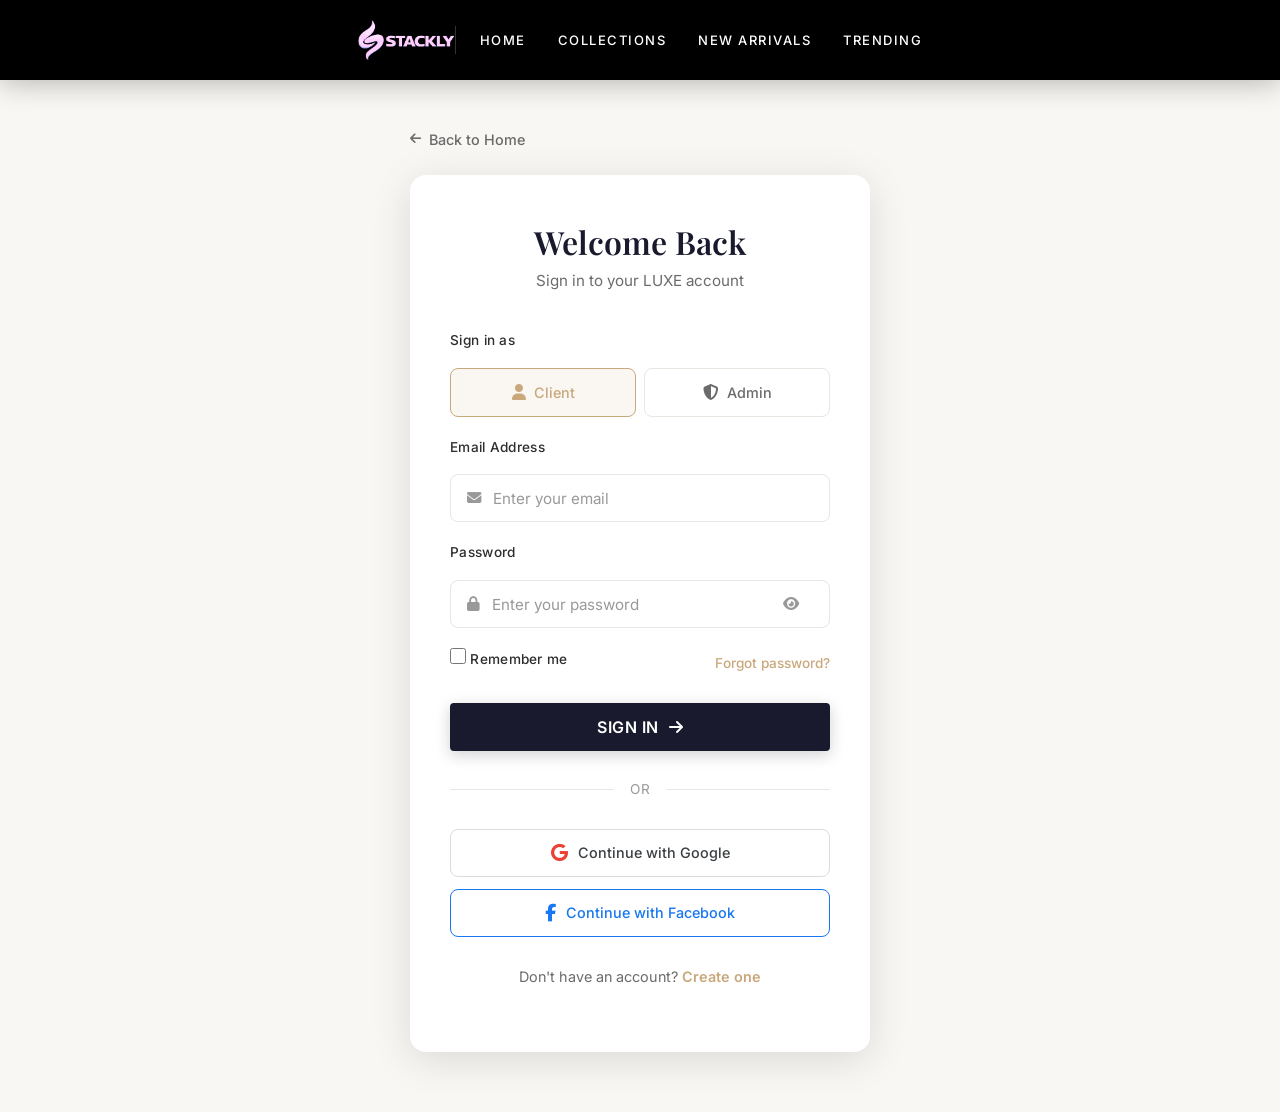
<file: signin.html>
<!DOCTYPE html>
<html lang="en">
<head>
    <meta charset="UTF-8">
    <meta name="viewport" content="width=device-width, initial-scale=1.0">
    <title>Sign In - LUXE Fashion Boutique</title>
    <link href="https://fonts.googleapis.com/css2?family=Playfair+Display:wght@400;500;600;700&family=Inter:wght@300;400;500;600&display=swap" rel="stylesheet">
    <link rel="stylesheet" href="https://cdnjs.cloudflare.com/ajax/libs/font-awesome/6.4.0/css/all.min.css">
    <link href="https://cdn.jsdelivr.net/npm/bootstrap@5.3.3/dist/css/bootstrap.min.css" rel="stylesheet">
    <link rel="stylesheet" href="styles.css">
</head>
<body>
    <div class="preloader" id="preloader">
        <div class="preloader-inner">
            <div class="preloader-ring"></div>
            <div class="preloader-ring"></div>
            <div class="preloader-ring"></div>
            <div class="preloader-logo">
                <img src="images/logo.webp" alt="LUXE" class="preloader-logo-img">
            </div>
            <div class="preloader-counter" id="preloaderCounter">0%</div>
            <div class="preloader-tagline">Redefining Fashion</div>
        </div>
    </div>

    <nav class="navbar scrolled" id="navbar">
        <div class="nav-container">
            <div class="nav-left">
                <button class="menu-toggle" id="menuToggle" data-bs-toggle="offcanvas" data-bs-target="#mobileNavOffcanvas" aria-controls="mobileNavOffcanvas" aria-label="Toggle menu">
                    <span></span><span></span><span></span>
                </button>
                <div class="logo">
                    <a href="index.html"><img src="images/logo.webp" alt="LUXE" class="nav-logo-img"></a>
                </div>
            </div>
            <div class="nav-right">
                <div class="nav-links">
                    <a href="index.html" class="nav-link">Home</a>
                    <a href="collections.html" class="nav-link">Collections</a>
                    <a href="new-arrivals.html" class="nav-link">New Arrivals</a>
                    <a href="trending.html" class="nav-link">Trending</a>
                </div>
            </div>
        </div>
    </nav>

    <!-- Mobile Nav Offcanvas -->
    <div class="offcanvas offcanvas-start mobile-nav-offcanvas" tabindex="-1" id="mobileNavOffcanvas" aria-labelledby="mobileNavLabel">
        <div class="offcanvas-header">
            <span class="offcanvas-title drawer-logo" id="mobileNavLabel"><img src="images/logo.webp" alt="LUXE" class="drawer-logo-img"></span>
            <button type="button" class="btn-close" data-bs-dismiss="offcanvas" aria-label="Close"></button>
        </div>
        <div class="offcanvas-body mobile-nav-body">
            <nav class="drawer-nav">
                <a href="index.html" class="drawer-link"><i class="fas fa-house"></i><span>Home</span></a>
                <a href="collections.html" class="drawer-link"><i class="fas fa-grid-2"></i><span>Collections</span></a>
                <a href="new-arrivals.html" class="drawer-link"><i class="fas fa-sparkles"></i><span>New Arrivals</span></a>
                <a href="trending.html" class="drawer-link"><i class="fas fa-fire"></i><span>Trending</span></a>
            </nav>
            <div class="drawer-divider"></div>
            <div class="drawer-footer">
                <img src="images/logo.webp" alt="LUXE" class="drawer-footer-logo">
                <span>&copy; 2026 All rights reserved</span>
            </div>
        </div>
    </div>

    <main class="auth-page">
        <div class="auth-container">
            <a href="index.html" class="auth-back-btn"><i class="fas fa-arrow-left"></i> Back to Home</a>
            <div class="auth-card" data-animate="fadeUp">
                <div class="auth-header">
                    <h1 class="auth-title">Welcome Back</h1>
                    <p class="auth-subtitle">Sign in to your LUXE account</p>
                </div>
                <form class="auth-form" id="signinForm">
                    <div class="form-group">
                        <label>Sign in as</label>
                        <div class="role-selector">
                            <button type="button" class="role-btn active" data-role="client">
                                <i class="fas fa-user"></i>
                                <span>Client</span>
                            </button>
                            <button type="button" class="role-btn" data-role="admin">
                                <i class="fas fa-shield-halved"></i>
                                <span>Admin</span>
                            </button>
                        </div>
                        <input type="hidden" id="signinRole" value="client">
                    </div>
                    <div class="form-group">
                        <label for="email">Email Address</label>
                        <div class="input-wrapper">
                            <i class="fas fa-envelope"></i>
                            <input type="email" id="email" placeholder="Enter your email" required>
                        </div>
                        <span class="field-error" id="emailError"></span>
                    </div>
                    <div class="form-group">
                        <label for="password">Password</label>
                        <div class="input-wrapper">
                            <i class="fas fa-lock"></i>
                            <input type="password" id="password" placeholder="Enter your password" required>
                            <button type="button" class="toggle-password" aria-label="Toggle password visibility">
                                <i class="fas fa-eye"></i>
                            </button>
                        </div>
                    </div>
                    <div class="form-options">
                        <label class="checkbox-wrapper">
                            <input type="checkbox" id="rememberMe">
                            <span class="checkmark"></span>
                            Remember me
                        </label>
                        <a href="error.html" class="forgot-link">Forgot password?</a>
                    </div>
                    <button type="submit" class="btn btn-primary btn-full auth-btn">
                        <span>Sign In</span>
                        <i class="fas fa-arrow-right"></i>
                    </button>
                </form>
                <div class="auth-divider">
                    <span>or</span>
                </div>
                <div class="auth-social">
                    <a href="error.html" class="social-btn google-btn">
                        <i class="fab fa-google"></i>
                        <span>Continue with Google</span>
                    </a>
                    <a href="error.html" class="social-btn facebook-btn">
                        <i class="fab fa-facebook-f"></i>
                        <span>Continue with Facebook</span>
                    </a>
                </div>
                <div class="auth-footer">
                    <p>Don't have an account? <a href="signup.html">Create one</a></p>
                </div>
            </div>
        </div>
    </main>

    <div id="toastContainer" class="toast-container"></div>

    <script src="auth.js"></script>
    <script>
        const preloader = document.getElementById('preloader');
        const preloaderCounter = document.getElementById('preloaderCounter');
        let count = 0;
        const counterInterval = setInterval(() => {
            count += Math.floor(Math.random() * 15) + 5;
            if (count >= 100) {
                count = 100;
                clearInterval(counterInterval);
                setTimeout(() => preloader.style.opacity = '0', 300);
                setTimeout(() => preloader.style.display = 'none', 600);
            }
            preloaderCounter.textContent = count + '%';
        }, 100);

        if (Auth.isLoggedIn()) {
            window.location.href = Auth.isAdmin() ? 'dashboard.html' : 'client-dashboard.html';
        }

        const signinForm = document.getElementById('signinForm');
        const toastContainer = document.getElementById('toastContainer');

        document.querySelectorAll('.role-btn').forEach(btn => {
            btn.addEventListener('click', function() {
                document.querySelectorAll('.role-btn').forEach(b => b.classList.remove('active'));
                this.classList.add('active');
                document.getElementById('signinRole').value = this.dataset.role;
            });
        });

        function showToast(message, type) {
            const toast = document.createElement('div');
            toast.className = 'toast ' + type;
            toast.innerHTML = '<i class="fas fa-' + (type === 'success' ? 'check-circle' : type === 'error' ? 'exclamation-circle' : 'info-circle') + '"></i><span>' + message + '</span>';
            toastContainer.appendChild(toast);
            setTimeout(() => toast.classList.add('show'), 10);
            setTimeout(() => {
                toast.classList.remove('show');
                setTimeout(() => toast.remove(), 300);
            }, 3000);
        }

        const emailInput = document.getElementById('email');
        const emailError = document.getElementById('emailError');

        function validateEmail(email) {
            return /^[^\s@]+@[^\s@]+\.[^\s@]+$/.test(email);
        }

        function showFieldError(input, errorEl, message) {
            input.closest('.input-wrapper').classList.add('error');
            input.closest('.input-wrapper').classList.remove('valid');
            errorEl.textContent = message;
            errorEl.classList.add('visible');
        }

        function clearFieldError(input, errorEl) {
            input.closest('.input-wrapper').classList.remove('error');
            errorEl.classList.remove('visible');
        }

        emailInput.addEventListener('blur', function() {
            const val = this.value.trim();
            if (val && !validateEmail(val)) {
                showFieldError(this, emailError, 'Please enter a valid email address.');
            } else if (val) {
                clearFieldError(this, emailError);
                this.closest('.input-wrapper').classList.add('valid');
            }
        });

        emailInput.addEventListener('input', function() {
            if (this.closest('.input-wrapper').classList.contains('error')) {
                clearFieldError(this, emailError);
            }
        });

        signinForm.addEventListener('submit', function(e) {
            e.preventDefault();
            const email = emailInput.value.trim();
            const password = document.getElementById('password').value;
            const role = document.getElementById('signinRole').value;

            if (!email || !password) {
                showToast('Please fill in all fields.', 'error');
                return;
            }
            if (!validateEmail(email)) {
                showFieldError(emailInput, emailError, 'Please enter a valid email address.');
                return;
            }

            const result = Auth.signin(email, password, role);
            if (result.success) {
                const user = Auth.getUser();
                if (user.role !== role) {
                    showToast('This account is registered as ' + user.role + '.', 'error');
                    return;
                }
                showToast('Welcome back! Redirecting...', 'success');
                setTimeout(() => window.location.href = user.role === 'admin' ? 'dashboard.html' : 'client-dashboard.html', 1000);
            } else {
                showToast(result.message, 'error');
            }
        });

        document.querySelectorAll('.toggle-password').forEach(btn => {
            btn.addEventListener('click', function() {
                const input = this.previousElementSibling;
                const icon = this.querySelector('i');
                if (input.type === 'password') {
                    input.type = 'text';
                    icon.classList.replace('fa-eye', 'fa-eye-slash');
                } else {
                    input.type = 'password';
                    icon.classList.replace('fa-eye-slash', 'fa-eye');
                }
            });
        });

        const scrollAnimations = document.querySelectorAll('[data-animate]');
        const observer = new IntersectionObserver(entries => {
            entries.forEach(entry => {
                if (entry.isIntersecting) {
                    entry.target.classList.add('animated');
                    observer.unobserve(entry.target);
                }
            });
        }, { threshold: 0.1 });
        scrollAnimations.forEach(el => observer.observe(el));
    </script>
    <script src="https://cdn.jsdelivr.net/npm/bootstrap@5.3.3/dist/js/bootstrap.bundle.min.js"></script>
</body>
</html>
</file>
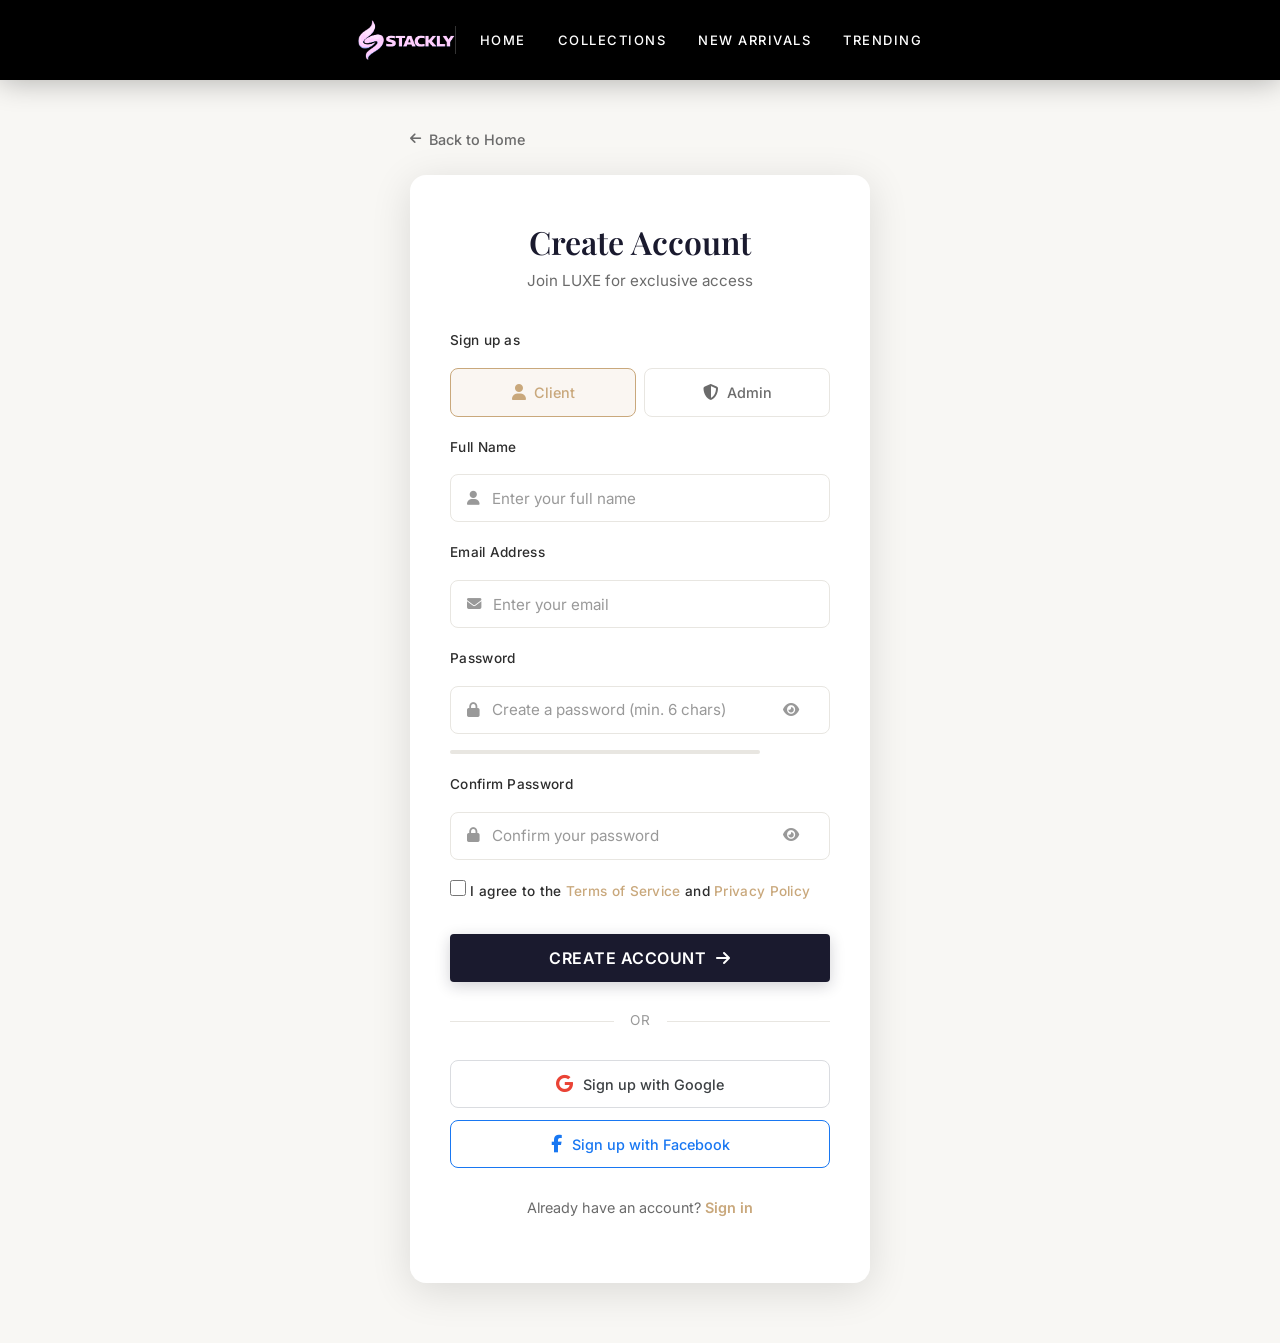
<file: signup.html>
<!DOCTYPE html>
<html lang="en">
<head>
    <meta charset="UTF-8">
    <meta name="viewport" content="width=device-width, initial-scale=1.0">
    <title>Sign Up - LUXE Fashion Boutique</title>
    <link href="https://fonts.googleapis.com/css2?family=Playfair+Display:wght@400;500;600;700&family=Inter:wght@300;400;500;600&display=swap" rel="stylesheet">
    <link rel="stylesheet" href="https://cdnjs.cloudflare.com/ajax/libs/font-awesome/6.4.0/css/all.min.css">
    <link href="https://cdn.jsdelivr.net/npm/bootstrap@5.3.3/dist/css/bootstrap.min.css" rel="stylesheet">
    <link rel="stylesheet" href="styles.css">
</head>
<body>
    <div class="preloader" id="preloader">
        <div class="preloader-inner">
            <div class="preloader-ring"></div>
            <div class="preloader-ring"></div>
            <div class="preloader-ring"></div>
            <div class="preloader-logo">
                <img src="images/logo.webp" alt="LUXE" class="preloader-logo-img">
            </div>
            <div class="preloader-counter" id="preloaderCounter">0%</div>
            <div class="preloader-tagline">Redefining Fashion</div>
        </div>
    </div>

    <nav class="navbar scrolled" id="navbar">
        <div class="nav-container">
            <div class="nav-left">
                <button class="menu-toggle" id="menuToggle" data-bs-toggle="offcanvas" data-bs-target="#mobileNavOffcanvas" aria-controls="mobileNavOffcanvas" aria-label="Toggle menu">
                    <span></span><span></span><span></span>
                </button>
                <div class="logo">
                    <a href="index.html"><img src="images/logo.webp" alt="LUXE" class="nav-logo-img"></a>
                </div>
            </div>
            <div class="nav-right">
                <div class="nav-links">
                    <a href="index.html" class="nav-link">Home</a>
                    <a href="collections.html" class="nav-link">Collections</a>
                    <a href="new-arrivals.html" class="nav-link">New Arrivals</a>
                    <a href="trending.html" class="nav-link">Trending</a>
                </div>
            </div>
        </div>
    </nav>

    <!-- Mobile Nav Offcanvas -->
    <div class="offcanvas offcanvas-start mobile-nav-offcanvas" tabindex="-1" id="mobileNavOffcanvas" aria-labelledby="mobileNavLabel">
        <div class="offcanvas-header">
            <span class="offcanvas-title drawer-logo" id="mobileNavLabel"><img src="images/logo.webp" alt="LUXE" class="drawer-logo-img"></span>
            <button type="button" class="btn-close" data-bs-dismiss="offcanvas" aria-label="Close"></button>
        </div>
        <div class="offcanvas-body mobile-nav-body">
            <nav class="drawer-nav">
                <a href="index.html" class="drawer-link"><i class="fas fa-house"></i><span>Home</span></a>
                <a href="collections.html" class="drawer-link"><i class="fas fa-grid-2"></i><span>Collections</span></a>
                <a href="new-arrivals.html" class="drawer-link"><i class="fas fa-sparkles"></i><span>New Arrivals</span></a>
                <a href="trending.html" class="drawer-link"><i class="fas fa-fire"></i><span>Trending</span></a>
            </nav>
            <div class="drawer-divider"></div>
            <div class="drawer-footer">
                <img src="images/logo.webp" alt="LUXE" class="drawer-footer-logo">
                <span>&copy; 2026 All rights reserved</span>
            </div>
        </div>
    </div>

    <main class="auth-page">
        <div class="auth-container">
            <a href="index.html" class="auth-back-btn"><i class="fas fa-arrow-left"></i> Back to Home</a>
            <div class="auth-card" data-animate="fadeUp">
                <div class="auth-header">
                    <h1 class="auth-title">Create Account</h1>
                    <p class="auth-subtitle">Join LUXE for exclusive access</p>
                </div>
                <form class="auth-form" id="signupForm">
                    <div class="form-group">
                        <label>Sign up as</label>
                        <div class="role-selector">
                            <button type="button" class="role-btn active" data-role="client">
                                <i class="fas fa-user"></i>
                                <span>Client</span>
                            </button>
                            <button type="button" class="role-btn" data-role="admin">
                                <i class="fas fa-shield-halved"></i>
                                <span>Admin</span>
                            </button>
                        </div>
                        <input type="hidden" id="signupRole" value="client">
                    </div>
                    <div class="form-group">
                        <label for="fullName">Full Name</label>
                        <div class="input-wrapper">
                            <i class="fas fa-user"></i>
                            <input type="text" id="fullName" placeholder="Enter your full name" required>
                        </div>
                        <span class="field-error" id="nameError"></span>
                    </div>
                    <div class="form-group">
                        <label for="email">Email Address</label>
                        <div class="input-wrapper">
                            <i class="fas fa-envelope"></i>
                            <input type="email" id="email" placeholder="Enter your email" required>
                        </div>
                        <span class="field-error" id="emailError"></span>
                    </div>
                    <div class="form-group">
                        <label for="password">Password</label>
                        <div class="input-wrapper">
                            <i class="fas fa-lock"></i>
                            <input type="password" id="password" placeholder="Create a password (min. 6 chars)" required minlength="6">
                            <button type="button" class="toggle-password" aria-label="Toggle password visibility">
                                <i class="fas fa-eye"></i>
                            </button>
                        </div>
                        <div class="password-strength" id="passwordStrength">
                            <div class="strength-bar"><div class="strength-fill" id="strengthFill"></div></div>
                            <span class="strength-text" id="strengthText"></span>
                        </div>
                    </div>
                    <div class="form-group">
                        <label for="confirmPassword">Confirm Password</label>
                        <div class="input-wrapper">
                            <i class="fas fa-lock"></i>
                            <input type="password" id="confirmPassword" placeholder="Confirm your password" required minlength="6">
                            <button type="button" class="toggle-password" aria-label="Toggle password visibility">
                                <i class="fas fa-eye"></i>
                            </button>
                        </div>
                    </div>
                    <div class="form-options">
                        <label class="checkbox-wrapper">
                            <input type="checkbox" id="agreeTerms" required>
                            <span class="checkmark"></span>
                            I agree to the <a href="#">Terms of Service</a> and <a href="#">Privacy Policy</a>
                        </label>
                    </div>
                    <button type="submit" class="btn btn-primary btn-full auth-btn">
                        <span>Create Account</span>
                        <i class="fas fa-arrow-right"></i>
                    </button>
                </form>
                <div class="auth-divider">
                    <span>or</span>
                </div>
                <div class="auth-social">
                    <a href="error.html" class="social-btn google-btn">
                        <i class="fab fa-google"></i>
                        <span>Sign up with Google</span>
                    </a>
                    <a href="error.html" class="social-btn facebook-btn">
                        <i class="fab fa-facebook-f"></i>
                        <span>Sign up with Facebook</span>
                    </a>
                </div>
                <div class="auth-footer">
                    <p>Already have an account? <a href="signin.html">Sign in</a></p>
                </div>
            </div>
        </div>
    </main>

    <div id="toastContainer" class="toast-container"></div>

    <script src="auth.js"></script>
    <script>
        const preloader = document.getElementById('preloader');
        const preloaderCounter = document.getElementById('preloaderCounter');
        let count = 0;
        const counterInterval = setInterval(() => {
            count += Math.floor(Math.random() * 15) + 5;
            if (count >= 100) {
                count = 100;
                clearInterval(counterInterval);
                setTimeout(() => preloader.style.opacity = '0', 300);
                setTimeout(() => preloader.style.display = 'none', 600);
            }
            preloaderCounter.textContent = count + '%';
        }, 100);

        if (Auth.isLoggedIn()) {
            window.location.href = Auth.isAdmin() ? 'dashboard.html' : 'client-dashboard.html';
        }

        const signupForm = document.getElementById('signupForm');
        const toastContainer = document.getElementById('toastContainer');
        const passwordInput = document.getElementById('password');
        const confirmPasswordInput = document.getElementById('confirmPassword');
        const strengthFill = document.getElementById('strengthFill');
        const strengthText = document.getElementById('strengthText');

        document.querySelectorAll('.role-btn').forEach(btn => {
            btn.addEventListener('click', function() {
                document.querySelectorAll('.role-btn').forEach(b => b.classList.remove('active'));
                this.classList.add('active');
                document.getElementById('signupRole').value = this.dataset.role;
            });
        });

        function showToast(message, type) {
            const toast = document.createElement('div');
            toast.className = 'toast ' + type;
            toast.innerHTML = '<i class="fas fa-' + (type === 'success' ? 'check-circle' : type === 'error' ? 'exclamation-circle' : 'info-circle') + '"></i><span>' + message + '</span>';
            toastContainer.appendChild(toast);
            setTimeout(() => toast.classList.add('show'), 10);
            setTimeout(() => {
                toast.classList.remove('show');
                setTimeout(() => toast.remove(), 300);
            }, 3000);
        }

        function checkPasswordStrength(password) {
            let score = 0;
            if (password.length >= 6) score++;
            if (password.length >= 10) score++;
            if (/[A-Z]/.test(password)) score++;
            if (/[0-9]/.test(password)) score++;
            if (/[^A-Za-z0-9]/.test(password)) score++;
            return score;
        }

        passwordInput.addEventListener('input', function() {
            const score = checkPasswordStrength(this.value);
            const levels = ['', 'Weak', 'Fair', 'Good', 'Strong', 'Very Strong'];
            const colors = ['', '#e74c3c', '#ff9800', '#ffc107', '#4caf50', '#2e7d32'];
            strengthFill.style.width = (score * 20) + '%';
            strengthFill.style.backgroundColor = colors[score];
            strengthText.textContent = levels[score];
            strengthText.style.color = colors[score];
        });

        const nameInput = document.getElementById('fullName');
        const emailInput = document.getElementById('email');
        const nameError = document.getElementById('nameError');
        const emailError = document.getElementById('emailError');

        function validateEmail(email) {
            return /^[^\s@]+@[^\s@]+\.[^\s@]+$/.test(email);
        }

        function validateName(name) {
            return /^[a-zA-Z\s]{2,}$/.test(name);
        }

        function showFieldError(input, errorEl, message) {
            input.closest('.input-wrapper').classList.add('error');
            input.closest('.input-wrapper').classList.remove('valid');
            errorEl.textContent = message;
            errorEl.classList.add('visible');
        }

        function clearFieldError(input, errorEl) {
            input.closest('.input-wrapper').classList.remove('error');
            errorEl.classList.remove('visible');
        }

        nameInput.addEventListener('blur', function() {
            const val = this.value.trim();
            if (val && !validateName(val)) {
                showFieldError(this, nameError, 'Name must be at least 2 characters (letters only).');
            } else if (val) {
                clearFieldError(this, nameError);
                this.closest('.input-wrapper').classList.add('valid');
            }
        });

        nameInput.addEventListener('input', function() {
            if (this.closest('.input-wrapper').classList.contains('error')) {
                clearFieldError(this, nameError);
            }
        });

        emailInput.addEventListener('blur', function() {
            const val = this.value.trim();
            if (val && !validateEmail(val)) {
                showFieldError(this, emailError, 'Please enter a valid email address.');
            } else if (val) {
                clearFieldError(this, emailError);
                this.closest('.input-wrapper').classList.add('valid');
            }
        });

        emailInput.addEventListener('input', function() {
            if (this.closest('.input-wrapper').classList.contains('error')) {
                clearFieldError(this, emailError);
            }
        });

        signupForm.addEventListener('submit', function(e) {
            e.preventDefault();
            const name = nameInput.value.trim();
            const email = emailInput.value.trim();
            const password = document.getElementById('password').value;
            const confirmPassword = document.getElementById('confirmPassword').value;
            const agreeTerms = document.getElementById('agreeTerms').checked;
            const role = document.getElementById('signupRole').value;

            if (!name || !email || !password || !confirmPassword) {
                showToast('Please fill in all fields.', 'error');
                return;
            }
            if (!validateName(name)) {
                showFieldError(nameInput, nameError, 'Name must be at least 2 characters (letters only).');
                return;
            }
            if (!validateEmail(email)) {
                showFieldError(emailInput, emailError, 'Please enter a valid email address.');
                return;
            }
            if (password !== confirmPassword) {
                showToast('Passwords do not match.', 'error');
                return;
            }
            if (password.length < 6) {
                showToast('Password must be at least 6 characters.', 'error');
                return;
            }
            if (!agreeTerms) {
                showToast('Please agree to the Terms of Service.', 'error');
                return;
            }

            const result = Auth.signup(name, email, password, role);
            if (result.success) {
                const user = Auth.getUser();
                showToast('Account created! Redirecting to sign in...', 'success');
                setTimeout(() => window.location.href = 'signin.html', 1200);
            } else {
                showToast(result.message, 'error');
            }
        });

        document.querySelectorAll('.toggle-password').forEach(btn => {
            btn.addEventListener('click', function() {
                const input = this.previousElementSibling;
                const icon = this.querySelector('i');
                if (input.type === 'password') {
                    input.type = 'text';
                    icon.classList.replace('fa-eye', 'fa-eye-slash');
                } else {
                    input.type = 'password';
                    icon.classList.replace('fa-eye-slash', 'fa-eye');
                }
            });
        });

        const scrollAnimations = document.querySelectorAll('[data-animate]');
        const observer = new IntersectionObserver(entries => {
            entries.forEach(entry => {
                if (entry.isIntersecting) {
                    entry.target.classList.add('animated');
                    observer.unobserve(entry.target);
                }
            });
        }, { threshold: 0.1 });
        scrollAnimations.forEach(el => observer.observe(el));
    </script>
    <script src="https://cdn.jsdelivr.net/npm/bootstrap@5.3.3/dist/js/bootstrap.bundle.min.js"></script>
</body>
</html>
</file>
<file: styles.css>
/* ============================================
   LUXE Fashion Boutique - Main Stylesheet
   ============================================ */

/* ---- CSS Variables ---- */
:root {
    --primary: #1a1a2e;
    --primary-light: #16213e;
    --accent: #c9a87c;
    --accent-hover: #b8956a;
    --accent-light: rgba(201, 168, 124, 0.1);
    --text: #2d2d2d;
    --text-light: #6b6b6b;
    --text-lighter: #999;
    --bg: #ffffff;
    --bg-light: #f8f7f4;
    --bg-dark: #f0eeea;
    --border: #e8e6e1;
    --border-light: #f0eeea;
    --success: #4caf50;
    --error: #e74c3c;
    --warning: #ff9800;
    --shadow-sm: 0 2px 8px rgba(0,0,0,0.06);
    --shadow-md: 0 4px 20px rgba(0,0,0,0.08);
    --shadow-lg: 0 8px 40px rgba(0,0,0,0.12);
    --shadow-xl: 0 20px 60px rgba(0,0,0,0.15);
    --radius-sm: 4px;
    --radius-md: 8px;
    --radius-lg: 16px;
    --radius-xl: 24px;
    --transition: 0.3s cubic-bezier(0.4, 0, 0.2, 1);
    --transition-slow: 0.5s cubic-bezier(0.4, 0, 0.2, 1);
    --font-primary: 'Playfair Display', Georgia, serif;
    --font-body: 'Inter', -apple-system, BlinkMacSystemFont, sans-serif;
    --nav-height: 80px;
    
    /* Dashboard Gradient Variables */
    --gradient-gold: linear-gradient(135deg, #c9a87c 0%, #e8d5b7 50%, #c9a87c 100%);
    --gradient-emerald: linear-gradient(135deg, #11998e 0%, #38ef7d 100%);
    --gradient-blue: linear-gradient(135deg, #667eea 0%, #764ba2 100%);
    --gradient-orange: linear-gradient(135deg, #f093fb 0%, #f5576c 100%);
    --gradient-sidebar: linear-gradient(180deg, #1a1a2e 0%, #0f0f23 50%, #16213e 100%);
    --gradient-card: linear-gradient(135deg, rgba(255,255,255,0.9) 0%, rgba(255,255,255,0.7) 100%);
    --gradient-header: linear-gradient(135deg, #ffffff 0%, #f8f7f4 100%);
    
    /* Glow Shadows */
    --glow-gold: 0 8px 32px rgba(201, 168, 124, 0.35);
    --glow-emerald: 0 8px 32px rgba(17, 153, 142, 0.35);
    --glow-blue: 0 8px 32px rgba(102, 126, 234, 0.35);
    --glow-orange: 0 8px 32px rgba(245, 87, 108, 0.35);
    --glow-primary: 0 8px 32px rgba(26, 26, 46, 0.25);
    
    /* Dashboard Animations */
    --animation-fast: 0.2s cubic-bezier(0.4, 0, 0.2, 1);
    --animation-medium: 0.3s cubic-bezier(0.4, 0, 0.2, 1);
    --animation-slow: 0.5s cubic-bezier(0.4, 0, 0.2, 1);
    --animation-bounce: 0.5s cubic-bezier(0.175, 0.885, 0.32, 1.275);
}

/* ---- Reset & Base ---- */
*, *::before, *::after {
    margin: 0;
    padding: 0;
    box-sizing: border-box;
}

html {
    scroll-behavior: smooth;
    font-size: 16px;
    overflow-x: clip;
    overscroll-behavior-x: none;
}

body {
    font-family: var(--font-body);
    color: var(--text);
    background: var(--bg);
    line-height: 1.6;
    overflow-x: clip;
    -webkit-font-smoothing: antialiased;
    -webkit-overflow-scrolling: touch;
    overscroll-behavior-x: none;
    max-width: 100vw;
}

body.sidebar-open,
body.modal-open {
    overflow: hidden;
    height: 100vh;
}

img {
    max-width: 100%;
    height: auto;
    display: block;
}

a {
    text-decoration: none;
    color: inherit;
    transition: var(--transition);
}

button {
    border: none;
    background: none;
    cursor: pointer;
    font-family: inherit;
    transition: var(--transition);
}

input {
    font-family: inherit;
    border: none;
    outline: none;
}

ul { list-style: none; }

.container {
    max-width: 1400px;
    margin: 0 auto;
    padding: 0 24px;
}

.highlight {
    color: var(--accent);
    font-style: italic;
}

/* ---- Preloader ---- */
.preloader {
    position: fixed;
    inset: 0;
    background: var(--primary);
    z-index: 99999;
    display: flex;
    align-items: center;
    justify-content: center;
    transition: opacity 0.8s cubic-bezier(0.4, 0, 0.2, 1), visibility 0.8s cubic-bezier(0.4, 0, 0.2, 1);
}

.preloader.hidden {
    opacity: 0;
    visibility: hidden;
    pointer-events: none;
}

.preloader-inner {
    position: relative;
    width: 260px;
    height: 260px;
    display: flex;
    flex-direction: column;
    align-items: center;
    justify-content: center;
}

.preloader-ring {
    position: absolute;
    border-radius: 50%;
    border: 2px solid transparent;
    animation: preloaderSpin 3s linear infinite;
}

.preloader-ring:nth-child(1) {
    inset: 0;
    border-top-color: var(--accent);
    animation-duration: 3s;
}

.preloader-ring:nth-child(2) {
    inset: 20px;
    border-right-color: rgba(255,255,255,0.3);
    animation-duration: 2.5s;
    animation-direction: reverse;
}

.preloader-ring:nth-child(3) {
    inset: 40px;
    border-bottom-color: var(--accent);
    animation-duration: 2s;
    opacity: 0.6;
}

@keyframes preloaderSpin {
    0% { transform: rotate(0deg); }
    100% { transform: rotate(360deg); }
}

.preloader-logo {
    display: flex;
    align-items: center;
    justify-content: center;
    z-index: 2;
}

.preloader-logo-img {
    height: 60px;
    width: auto;
    object-fit: contain;
    filter: grayscale(1) contrast(0.5) brightness(1.5) sepia(1) saturate(10) hue-rotate(190deg);
}

.preloader-counter {
    position: absolute;
    bottom: 40px;
    font-family: var(--font-body);
    font-size: 0.875rem;
    font-weight: 500;
    color: rgba(255,255,255,0.4);
    letter-spacing: 3px;
}

.preloader-tagline {
    position: absolute;
    bottom: 16px;
    font-size: 0.6875rem;
    letter-spacing: 4px;
    text-transform: uppercase;
    color: rgba(255,255,255,0.2);
    animation: taglineFade 2s ease infinite;
}

@keyframes taglineFade {
    0%, 100% { opacity: 0.2; }
    50% { opacity: 0.5; }
}

/* ---- Buttons ---- */
.btn {
    display: inline-flex;
    align-items: center;
    justify-content: center;
    gap: 8px;
    padding: 14px 32px;
    font-size: 0.875rem;
    font-weight: 500;
    letter-spacing: 1.5px;
    text-transform: uppercase;
    border-radius: var(--radius-sm);
    transition: all 0.4s cubic-bezier(0.175, 0.885, 0.32, 1.275);
    position: relative;
    overflow: hidden;
    z-index: 1;
}

.btn::before {
    content: '';
    position: absolute;
    top: 0;
    left: -100%;
    width: 100%;
    height: 100%;
    background: linear-gradient(90deg, transparent, rgba(255,255,255,0.2), transparent);
    transition: left 0.5s ease;
    z-index: -1;
}

.btn:hover::before {
    left: 100%;
}

.btn-primary {
    background: var(--primary);
    color: #fff;
    border: 2px solid var(--primary);
    box-shadow: 0 4px 15px rgba(26,26,46,0.2);
}

.btn-primary:hover {
    background: var(--accent);
    border-color: var(--accent);
    transform: translateY(-3px);
    box-shadow: 0 8px 25px rgba(201,168,124,0.35);
}

.btn-primary:active {
    transform: translateY(-1px);
    box-shadow: 0 4px 15px rgba(201,168,124,0.3);
}

.btn-outline {
    background: transparent;
    color: #fff;
    border: 2px solid rgba(255,255,255,0.4);
    backdrop-filter: blur(4px);
}

.btn-outline:hover {
    background: #fff;
    color: var(--primary);
    border-color: #fff;
    transform: translateY(-3px);
    box-shadow: 0 8px 25px rgba(255,255,255,0.2);
}

.btn-full {
    width: 100%;
}

.icon-btn {
    width: 54px;
    height: 54px;
    padding: 0;
    flex-shrink: 0;
}

/* ---- Navbar ---- */
.navbar {
    position: fixed;
    top: 0;
    left: 0;
    right: 0;
    height: var(--nav-height);
    z-index: 1000;
    transition: var(--transition);
    background: #000000;
}

.navbar.scrolled {
    background: #000000;
    box-shadow: 0 1px 30px rgba(0,0,0,0.3);
}

.navbar.scrolled .logo a,
.navbar.scrolled .nav-link,
.navbar.scrolled .search-toggle,
.navbar.scrolled .cart-btn,
.navbar.scrolled .wishlist-btn,
.navbar.scrolled .menu-toggle span {
    color: #ffffff;
}

.navbar.scrolled .menu-toggle span {
    background: #ffffff;
}

.nav-container {
    max-width: 1400px;
    margin: 0 auto;
    padding: 0 24px;
    height: 100%;
    display: flex;
    align-items: center;
    justify-content: space-between;
}

.nav-left {
    display: flex;
    align-items: center;
    gap: 24px;
}

.menu-toggle {
    display: none;
    flex-direction: column;
    gap: 5px;
    width: 28px;
    z-index: 1001;
}

.menu-toggle span {
    width: 100%;
    height: 2px;
    background: #fff;
    transition: var(--transition);
    transform-origin: center;
}

.menu-toggle.active span:nth-child(1) {
    transform: translateY(7px) rotate(45deg);
}

.menu-toggle.active span:nth-child(2) {
    opacity: 0;
}

.menu-toggle.active span:nth-child(3) {
    transform: translateY(-7px) rotate(-45deg);
}

.nav-links {
    display: flex;
    gap: 32px;
}

.nav-link {
    font-size: 0.8125rem;
    font-weight: 500;
    letter-spacing: 1.5px;
    text-transform: uppercase;
    color: #fff;
    position: relative;
    padding: 4px 0;
}

.nav-link::after {
    content: '';
    position: absolute;
    bottom: -2px;
    left: 0;
    width: 0;
    height: 2px;
    background: var(--accent);
    transition: var(--transition);
}

.nav-link:hover::after,
.nav-link.active::after {
    width: 100%;
}

.logo a {
    display: flex;
    align-items: center;
}

.nav-logo-img {
    height: 40px;
    width: auto;
    object-fit: contain;
    filter: grayscale(1) contrast(0.5) brightness(1.5) sepia(1) saturate(10) hue-rotate(190deg);
}

.navbar.scrolled .logo a {
    color: #ffffff;
}

.nav-right {
    display: flex;
    align-items: center;
    gap: 20px;
    padding-left: 24px;
    border-left: 1px solid rgba(255,255,255,0.2);
}

.navbar.scrolled .nav-right {
    border-left-color: rgba(255,255,255,0.2);
}

.search-wrapper {
    position: relative;
    display: flex;
    align-items: center;
}

.search-input {
    width: 0;
    padding: 0;
    background: transparent;
    color: #fff;
    font-size: 0.875rem;
    transition: var(--transition);
    opacity: 0;
}

.navbar.scrolled .search-input {
    color: #ffffff;
}

.search-wrapper.active .search-input {
    width: 200px;
    padding: 10px 16px;
    opacity: 1;
    background: var(--bg-light);
    border-radius: var(--radius-sm);
    margin-right: 8px;
}

.navbar.scrolled .search-wrapper.active .search-input {
    background: var(--bg-light);
}

.search-toggle,
.cart-btn,
.wishlist-btn {
    color: #fff;
    font-size: 1.125rem;
    position: relative;
    padding: 8px;
}

.badge {
    position: absolute;
    top: 0;
    right: -2px;
    width: 18px;
    height: 18px;
    background: var(--accent);
    color: #fff;
    font-size: 0.625rem;
    font-weight: 600;
    display: flex;
    align-items: center;
    justify-content: center;
    border-radius: 50%;
    opacity: 0;
    transform: scale(0);
    transition: var(--transition);
}

.badge.visible {
    opacity: 1;
    transform: scale(1);
}

/* ---- Mobile Nav Offcanvas (Bootstrap) ---- */
.mobile-nav-offcanvas {
    width: 320px;
    max-width: 85vw;
    background: var(--bg);
    border-right: none;
}

.mobile-nav-offcanvas .offcanvas-header {
    padding: 20px 24px;
    border-bottom: 1px solid var(--border-light);
    min-height: 72px;
}

.mobile-nav-offcanvas .offcanvas-body {
    display: flex;
    flex-direction: column;
    padding: 0;
}

.drawer-logo {
    display: flex !important;
    align-items: center !important;
    justify-content: flex-start !important;
}

.drawer-logo-img {
    height: 36px;
    width: auto;
    object-fit: contain;
    filter: grayscale(1) contrast(0.5) brightness(1.5) sepia(1) saturate(10) hue-rotate(190deg);
}

.drawer-nav {
    display: flex;
    flex-direction: column;
    padding: 16px 0;
    flex: 1;
}

.drawer-link {
    display: flex;
    align-items: center;
    gap: 16px;
    padding: 16px 24px;
    font-size: 1rem;
    font-weight: 500;
    color: var(--text);
    position: relative;
    transition: all 0.3s ease;
}

.drawer-link i {
    width: 20px;
    text-align: center;
    font-size: 0.9375rem;
    color: var(--text-light);
    transition: color 0.3s ease;
}

.drawer-link:hover,
.drawer-link.active {
    background: var(--accent-light);
    color: var(--accent);
}

.drawer-link:hover i,
.drawer-link.active i {
    color: var(--accent);
}

.drawer-divider {
    height: 1px;
    background: var(--border-light);
    margin: 0 24px;
}

.drawer-actions {
    padding: 16px 0;
    display: flex;
    flex-direction: column;
    gap: 4px;
}

.drawer-action-btn {
    display: flex;
    align-items: center;
    gap: 16px;
    padding: 14px 24px;
    font-size: 0.9375rem;
    font-weight: 500;
    color: var(--text);
    transition: all 0.3s ease;
}

.drawer-action-btn:hover {
    background: var(--accent-light);
    color: var(--accent);
}

.drawer-action-btn i {
    width: 20px;
    text-align: center;
    color: var(--text-light);
}

.drawer-action-btn:hover i {
    color: var(--accent);
}

.drawer-footer {
    padding: 20px 24px;
    border-top: 1px solid var(--border-light);
    text-align: center;
    margin-top: auto;
    display: flex;
    flex-direction: column;
    align-items: center;
    gap: 6px;
}

.drawer-footer-logo {
    height: 32px;
    width: auto;
    object-fit: contain;
    filter: grayscale(1) contrast(0.5) brightness(1.5) sepia(1) saturate(10) hue-rotate(190deg);
}

.drawer-footer p {
    font-family: var(--font-primary);
    font-size: 0.875rem;
    color: var(--text);
    letter-spacing: 2px;
    margin-bottom: 4px;
}

.drawer-footer span {
    font-size: 0.75rem;
    color: var(--text-lighter);
}

/* ---- Cart Offcanvas (Bootstrap) ---- */
.cart-offcanvas {
    width: 420px;
    max-width: 100vw;
}

.cart-offcanvas .offcanvas-header {
    padding: 20px 24px;
    border-bottom: 1px solid var(--border-light);
}

.cart-offcanvas .offcanvas-header .offcanvas-title {
    font-family: var(--font-primary);
    font-size: 1.25rem;
}

.cart-offcanvas .offcanvas-body {
    padding: 0;
    display: flex;
    flex-direction: column;
}

.cart-offcanvas-body {
    flex: 1;
    overflow-y: auto;
    padding: 16px 24px;
}

.cart-offcanvas-body .cart-footer {
    padding: 20px 24px;
    border-top: 1px solid var(--border-light);
    display: flex;
    flex-direction: column;
    gap: 12px;
    flex-shrink: 0;
}

/* ---- Wishlist Offcanvas (Bootstrap) ---- */
.wishlist-offcanvas {
    width: 420px;
    max-width: 100vw;
}

.wishlist-offcanvas .offcanvas-header {
    padding: 20px 24px;
    border-bottom: 1px solid var(--border-light);
}

.wishlist-offcanvas .offcanvas-header .offcanvas-title {
    font-family: var(--font-primary);
    font-size: 1.25rem;
}

/* ---- Bootstrap Offcanvas Override: Backdrop ---- */
.offcanvas-backdrop {
    background: rgba(0,0,0,0.5);
    backdrop-filter: blur(4px);
    -webkit-backdrop-filter: blur(4px);
}

/* ---- Hero Section ---- */
.hero {
    position: relative;
    height: 100vh;
    min-height: 700px;
    display: flex;
    align-items: center;
    overflow: hidden;
    padding-top: var(--nav-height);
}

.hero-slides {
    position: absolute;
    inset: 0;
}

.hero-slide {
    position: absolute;
    inset: 0;
    background-size: cover;
    background-position: center;
    opacity: 0;
    transition: opacity 1.2s ease;
    transform: scale(1.05);
}

.hero-slide.active {
    opacity: 1;
    transform: scale(1);
}

.hero-overlay {
    position: absolute;
    inset: 0;
    background: linear-gradient(135deg, rgba(26,26,46,0.92) 0%, rgba(26,26,46,0.7) 40%, rgba(201,168,124,0.15) 100%);
}

.hero-overlay::after {
    content: '';
    position: absolute;
    bottom: 0;
    left: 0;
    right: 0;
    height: 120px;
    background: linear-gradient(transparent, var(--bg));
}

.hero-content {
    position: relative;
    z-index: 2;
    max-width: 1400px;
    margin: 0 auto;
    padding: 0 24px;
    padding-top: var(--nav-height);
}

.hero-subtitle {
    display: inline-block;
    font-size: 0.8125rem;
    font-weight: 500;
    letter-spacing: 4px;
    text-transform: uppercase;
    color: var(--accent);
    margin-bottom: 20px;
    opacity: 0;
    transform: translateY(20px);
    animation: fadeUp 0.8s ease forwards 0.5s;
}

.hero-title {
    font-family: var(--font-primary);
    font-size: clamp(3rem, 6vw, 5.5rem);
    font-weight: 700;
    color: #fff;
    line-height: 1.1;
    margin-bottom: 24px;
    opacity: 0;
    transform: translateY(20px);
    animation: fadeUp 0.8s ease forwards 0.7s;
}

.hero-description {
    font-size: 1.125rem;
    color: rgba(255,255,255,0.7);
    max-width: 520px;
    margin-bottom: 40px;
    line-height: 1.8;
    opacity: 0;
    transform: translateY(20px);
    animation: fadeUp 0.8s ease forwards 0.9s;
}

.hero-actions {
    display: flex;
    gap: 16px;
    margin-bottom: 60px;
    opacity: 0;
    transform: translateY(20px);
    animation: fadeUp 0.8s ease forwards 1.1s;
}

.hero-stats {
    display: flex;
    gap: 48px;
    opacity: 0;
    transform: translateY(20px);
    animation: fadeUp 0.8s ease forwards 1.3s;
}

.stat {
    text-align: left;
}

.stat-number {
    display: inline;
    font-family: var(--font-primary);
    font-size: 2.5rem;
    font-weight: 700;
    color: var(--accent);
}

.stat-suffix {
    font-family: var(--font-primary);
    font-size: 1.5rem;
    color: var(--accent);
}

.stat-label {
    display: block;
    font-size: 0.8125rem;
    color: rgba(255,255,255,0.5);
    letter-spacing: 1px;
    text-transform: uppercase;
    margin-top: 4px;
}

.scroll-indicator {
    position: absolute;
    bottom: 40px;
    left: 50%;
    transform: translateX(-50%);
    text-align: center;
    z-index: 2;
}

.scroll-indicator span {
    display: block;
    font-size: 0.6875rem;
    letter-spacing: 2px;
    text-transform: uppercase;
    color: rgba(255,255,255,0.4);
    margin-bottom: 12px;
}

.scroll-line {
    width: 1px;
    height: 60px;
    background: rgba(255,255,255,0.2);
    margin: 0 auto;
    position: relative;
    overflow: hidden;
}

.scroll-line::after {
    content: '';
    position: absolute;
    top: -100%;
    left: 0;
    width: 100%;
    height: 40%;
    background: var(--accent);
    animation: scrollLine 2s ease infinite;
}

@keyframes scrollLine {
    0% { top: -40%; }
    100% { top: 100%; }
}

@keyframes fadeUp {
    to {
        opacity: 1;
        transform: translateY(0);
    }
}

@keyframes scaleIn {
    from {
        opacity: 0;
        transform: scale(0.9);
    }
    to {
        opacity: 1;
        transform: scale(1);
    }
}

@keyframes slideInLeft {
    from {
        opacity: 0;
        transform: translateX(-40px);
    }
    to {
        opacity: 1;
        transform: translateX(0);
    }
}

@keyframes slideInRight {
    from {
        opacity: 0;
        transform: translateX(40px);
    }
    to {
        opacity: 1;
        transform: translateX(0);
    }
}

@keyframes shimmer {
    0% { background-position: -200% center; }
    100% { background-position: 200% center; }
}

@keyframes pulse {
    0%, 100% { transform: scale(1); }
    50% { transform: scale(1.05); }
}

/* ---- Section Headers ---- */
.section-header {
    margin-bottom: 48px;
}

.section-header.center {
    text-align: center;
}

.section-tag {
    display: inline-block;
    font-size: 0.75rem;
    font-weight: 500;
    letter-spacing: 3px;
    text-transform: uppercase;
    color: var(--accent);
    margin-bottom: 12px;
    position: relative;
}

.section-header.center .section-tag::after {
    content: '';
    display: block;
    width: 40px;
    height: 2px;
    background: var(--accent);
    margin: 8px auto 0;
    border-radius: 2px;
}

.section-header:not(.center) .section-tag::after {
    content: '';
    display: inline-block;
    width: 40px;
    height: 2px;
    background: var(--accent);
    margin-left: 12px;
    vertical-align: middle;
    border-radius: 2px;
}

.section-title {
    font-family: var(--font-primary);
    font-size: clamp(2rem, 3vw, 2.75rem);
    font-weight: 600;
    color: var(--primary);
    margin-bottom: 12px;
}

.section-description {
    font-size: 1rem;
    color: var(--text-light);
    max-width: 500px;
}

.section-header.center .section-description {
    margin: 0 auto;
}

.section-footer {
    text-align: center;
    margin-top: 48px;
}

/* ---- Categories Section ---- */
.categories-section {
    padding: 100px 0;
    background: var(--bg);
}

.categories-grid {
    display: grid;
    grid-template-columns: repeat(4, 1fr);
    gap: 24px;
}

.category-card {
    position: relative;
    border-radius: var(--radius-lg);
    overflow: hidden;
    aspect-ratio: 3/4;
    cursor: pointer;
    group: true;
}

.category-card::after {
    content: '';
    position: absolute;
    inset: 0;
    background: linear-gradient(135deg, rgba(201,168,124,0.3), transparent);
    opacity: 0;
    transition: opacity 0.5s ease;
    z-index: 1;
}

.category-card:hover::after {
    opacity: 1;
}

.category-image {
    position: absolute;
    inset: 0;
}

.category-image img {
    width: 100%;
    height: 100%;
    object-fit: cover;
    transition: transform 0.8s cubic-bezier(0.175, 0.885, 0.32, 1.275);
}

.category-card:hover .category-image img {
    transform: scale(1.15);
}

.category-info {
    position: absolute;
    bottom: 0;
    left: 0;
    right: 0;
    padding: 32px 24px;
    background: linear-gradient(transparent 20%, rgba(0,0,0,0.85));
    color: #fff;
    z-index: 2;
    transition: padding 0.4s ease;
}

.category-card:hover .category-info {
    padding-bottom: 40px;
}

.category-info h3 {
    font-family: var(--font-primary);
    font-size: 1.5rem;
    margin-bottom: 4px;
}

.category-count {
    display: block;
    font-size: 0.8125rem;
    opacity: 0.7;
    margin-bottom: 12px;
}

.category-link {
    display: inline-flex;
    align-items: center;
    gap: 8px;
    font-size: 0.8125rem;
    font-weight: 500;
    letter-spacing: 1px;
    text-transform: uppercase;
    color: var(--accent);
    opacity: 0;
    transform: translateY(10px);
    transition: var(--transition);
}

.category-card:hover .category-link {
    opacity: 1;
    transform: translateY(0);
}

.category-link i {
    transition: var(--transition);
}

.category-link:hover i {
    transform: translateX(4px);
}

/* ---- Featured Section ---- */
.featured-section {
    padding: 100px 0;
    background: var(--bg-light);
}

.filter-tabs {
    display: flex;
    justify-content: center;
    gap: 8px;
    margin-bottom: 48px;
    flex-wrap: wrap;
}

.filter-tab {
    padding: 10px 24px;
    font-size: 0.8125rem;
    font-weight: 500;
    letter-spacing: 1px;
    text-transform: uppercase;
    color: var(--text-light);
    border-radius: 50px;
    border: 1px solid var(--border);
    background: var(--bg);
    transition: all 0.3s cubic-bezier(0.175, 0.885, 0.32, 1.275);
    position: relative;
    overflow: hidden;
}

.filter-tab::before {
    content: '';
    position: absolute;
    inset: 0;
    background: var(--primary);
    transform: scaleX(0);
    transform-origin: right;
    transition: transform 0.3s ease;
    z-index: -1;
    border-radius: 50px;
}

.filter-tab:hover {
    border-color: var(--primary);
    color: var(--primary);
}

.filter-tab.active {
    background: var(--primary);
    color: #fff;
    border-color: var(--primary);
    transform: scale(1.05);
    box-shadow: 0 4px 15px rgba(26,26,46,0.3);
}

.filter-tab.active::before {
    transform: scaleX(1);
    transform-origin: left;
}

/* ---- Products Grid ---- */
.products-grid {
    display: grid;
    grid-template-columns: repeat(4, 1fr);
    gap: 24px;
}

.product-card {
    background: var(--bg);
    border-radius: var(--radius-lg);
    overflow: hidden;
    transition: all 0.5s cubic-bezier(0.175, 0.885, 0.32, 1.275);
    position: relative;
}

.product-card::after {
    content: '';
    position: absolute;
    inset: 0;
    border-radius: var(--radius-lg);
    border: 2px solid transparent;
    transition: border-color 0.3s ease;
    pointer-events: none;
    z-index: 5;
}

.product-card:hover {
    transform: translateY(-12px);
    box-shadow: 0 20px 50px rgba(0,0,0,0.15);
}

.product-card:hover::after {
    border-color: var(--accent);
}

.product-image {
    position: relative;
    aspect-ratio: 4/5;
    overflow: hidden;
    background: var(--bg-dark);
}

.product-image img {
    width: 100%;
    height: 100%;
    object-fit: cover;
    object-position: center top;
    transition: transform 0.8s cubic-bezier(0.175, 0.885, 0.32, 1.275);
}

.product-card:hover .product-image img {
    transform: scale(1.12);
}

.product-badges {
    position: absolute;
    top: 12px;
    left: 12px;
    display: flex;
    flex-direction: column;
    gap: 6px;
    z-index: 3;
}

.product-badge {
    display: inline-block;
    padding: 5px 12px;
    font-size: 0.6875rem;
    font-weight: 600;
    letter-spacing: 0.5px;
    text-transform: uppercase;
    border-radius: var(--radius-sm);
    color: #fff;
    animation: pulse 2s ease-in-out infinite;
}

.product-badge.sale { background: linear-gradient(135deg, #e74c3c, #c0392b); }
.product-badge.new { background: linear-gradient(135deg, #27ae60, #229954); }
.product-badge.hot { background: linear-gradient(135deg, #f39c12, #e67e22); }

.product-actions {
    position: absolute;
    top: 12px;
    right: 12px;
    display: flex;
    flex-direction: column;
    gap: 8px;
    z-index: 3;
    opacity: 0;
    transform: translateX(15px);
    transition: all 0.4s cubic-bezier(0.175, 0.885, 0.32, 1.275);
}

.product-card:hover .product-actions {
    opacity: 1;
    transform: translateX(0);
}

.product-action-btn {
    width: 40px;
    height: 40px;
    background: var(--bg);
    border-radius: 50%;
    display: flex;
    align-items: center;
    justify-content: center;
    font-size: 0.875rem;
    color: var(--text);
    box-shadow: 0 4px 15px rgba(0,0,0,0.1);
    transition: all 0.3s cubic-bezier(0.175, 0.885, 0.32, 1.275);
    position: relative;
    overflow: hidden;
}

.product-action-btn::before {
    content: '';
    position: absolute;
    inset: 0;
    background: var(--primary);
    border-radius: 50%;
    transform: scale(0);
    transition: transform 0.3s ease;
    z-index: -1;
}

.product-action-btn:hover {
    color: #fff;
    transform: scale(1.1);
}

.product-action-btn:hover::before {
    transform: scale(1);
}

.product-action-btn.wishlisted {
    color: var(--error);
    animation: heartBeat 0.6s ease;
}

@keyframes heartBeat {
    0% { transform: scale(1); }
    25% { transform: scale(1.3); }
    50% { transform: scale(0.9); }
    75% { transform: scale(1.1); }
    100% { transform: scale(1); }
}

.product-action-btn.quick-view {
    opacity: 0;
    transform: translateY(8px);
    transition-delay: 0s;
}

.product-card:hover .product-action-btn.quick-view {
    opacity: 1;
    transform: translateY(0);
    transition-delay: 0.1s;
}

.product-action-btn.add-cart {
    opacity: 0;
    transform: translateY(8px);
    transition-delay: 0s;
}

.product-card:hover .product-action-btn.add-cart {
    opacity: 1;
    transform: translateY(0);
    transition-delay: 0.15s;
}

.product-colors {
    position: absolute;
    bottom: 12px;
    left: 50%;
    transform: translateX(-50%) translateY(10px);
    display: flex;
    gap: 6px;
    z-index: 3;
    opacity: 0;
    transition: var(--transition);
}

.product-card:hover .product-colors {
    opacity: 1;
    transform: translateX(-50%) translateY(0);
}

.color-dot {
    width: 16px;
    height: 16px;
    border-radius: 50%;
    border: 2px solid var(--bg);
    box-shadow: 0 0 0 1px rgba(0,0,0,0.1);
}

.product-info {
    padding: 20px;
}

.product-brand {
    font-size: 0.6875rem;
    font-weight: 600;
    letter-spacing: 1.5px;
    text-transform: uppercase;
    color: var(--text-lighter);
    margin-bottom: 6px;
}

.product-name {
    font-family: var(--font-primary);
    font-size: 1.0625rem;
    font-weight: 500;
    color: var(--text);
    margin-bottom: 8px;
    line-height: 1.4;
    display: -webkit-box;
    -webkit-line-clamp: 2;
    -webkit-box-orient: vertical;
    overflow: hidden;
}

.product-rating {
    display: flex;
    align-items: center;
    gap: 6px;
    margin-bottom: 10px;
}

.product-stars {
    display: flex;
    gap: 2px;
    color: var(--accent);
    font-size: 0.75rem;
}

.product-reviews {
    font-size: 0.75rem;
    color: var(--text-lighter);
}

.product-price {
    display: flex;
    align-items: center;
    gap: 8px;
}

.product-price .current {
    font-weight: 600;
    font-size: 1.0625rem;
    color: var(--text);
}

.product-price .original {
    font-size: 0.875rem;
    color: var(--text-lighter);
    text-decoration: line-through;
}

.product-price .discount {
    font-size: 0.75rem;
    font-weight: 600;
    color: var(--error);
}

/* ---- Promo Banner ---- */
.promo-banner {
    padding: 100px 0;
    background: var(--primary);
    overflow: hidden;
}

.promo-slide {
    display: flex;
    align-items: center;
    gap: 60px;
    max-width: 1400px;
    margin: 0 auto;
    padding: 0 24px;
}

.promo-content {
    flex: 1;
    color: #fff;
}

.promo-badge {
    display: inline-block;
    padding: 6px 16px;
    background: var(--accent);
    color: var(--primary);
    font-size: 0.75rem;
    font-weight: 600;
    letter-spacing: 1px;
    text-transform: uppercase;
    border-radius: 50px;
    margin-bottom: 24px;
}

.promo-title {
    font-family: var(--font-primary);
    font-size: clamp(2.5rem, 4vw, 3.5rem);
    font-weight: 700;
    margin-bottom: 16px;
}

.promo-text {
    font-size: 1rem;
    color: rgba(255,255,255,0.7);
    margin-bottom: 32px;
    max-width: 480px;
    line-height: 1.8;
}

.promo-timer {
    display: flex;
    gap: 24px;
    margin-bottom: 40px;
}

.timer-block {
    text-align: center;
}

.timer-value {
    display: block;
    font-family: var(--font-primary);
    font-size: 2.5rem;
    font-weight: 700;
    color: var(--accent);
    line-height: 1;
    margin-bottom: 4px;
}

.timer-label {
    font-size: 0.6875rem;
    letter-spacing: 2px;
    text-transform: uppercase;
    color: rgba(255,255,255,0.4);
}

.promo-image {
    flex: 1;
    border-radius: var(--radius-xl);
    overflow: hidden;
    aspect-ratio: 4/3;
}

.promo-image img {
    width: 100%;
    height: 100%;
    object-fit: cover;
}

/* ---- New Arrivals Carousel ---- */
.new-arrivals {
    padding: 100px 0;
    background: var(--bg);
    overflow: hidden;
}

.products-carousel {
    display: flex;
    gap: 32px;
    overflow-x: auto;
    scroll-snap-type: x mandatory;
    -webkit-overflow-scrolling: touch;
    scrollbar-width: none;
    padding: 0 16px 8px;
}

.products-carousel::-webkit-scrollbar {
    display: none;
}

.products-carousel .product-card {
    min-width: 300px;
    scroll-snap-align: start;
}

/* ---- Trending Section ---- */
.trending-section {
    padding: 100px 0;
    background: var(--bg-light);
}

.trending-grid {
    display: grid;
    grid-template-columns: repeat(4, 1fr);
    grid-template-rows: repeat(2, 280px);
    gap: 24px;
}

.trending-card {
    position: relative;
    border-radius: var(--radius-lg);
    overflow: hidden;
    cursor: pointer;
    transition: all 0.5s cubic-bezier(0.175, 0.885, 0.32, 1.275);
}

.trending-card:hover {
    transform: scale(1.02);
    box-shadow: 0 20px 50px rgba(0,0,0,0.2);
}

.trending-card.large {
    grid-column: 1 / 3;
    grid-row: 1 / 3;
}

.trending-card img {
    width: 100%;
    height: 100%;
    object-fit: cover;
    transition: transform 0.8s cubic-bezier(0.175, 0.885, 0.32, 1.275);
}

.trending-card:hover img {
    transform: scale(1.15);
}

.trending-overlay {
    position: absolute;
    inset: 0;
    background: linear-gradient(transparent 30%, rgba(0,0,0,0.85));
    padding: 24px;
    display: flex;
    flex-direction: column;
    justify-content: flex-end;
    color: #fff;
    opacity: 0.85;
    transition: opacity 0.4s ease;
}

.trending-card:hover .trending-overlay {
    opacity: 1;
}

.trending-tag {
    display: inline-block;
    padding: 4px 10px;
    background: var(--accent);
    color: var(--primary);
    font-size: 0.6875rem;
    font-weight: 600;
    letter-spacing: 0.5px;
    text-transform: uppercase;
    border-radius: var(--radius-sm);
    margin-bottom: 8px;
    width: fit-content;
}

.trending-overlay h3 {
    font-family: var(--font-primary);
    font-size: 1.25rem;
    margin-bottom: 8px;
}

.trending-link {
    display: inline-flex;
    align-items: center;
    gap: 8px;
    font-size: 0.8125rem;
    font-weight: 500;
    letter-spacing: 1px;
    text-transform: uppercase;
    color: var(--accent);
    opacity: 0;
    transform: translateY(10px);
    transition: var(--transition);
}

.trending-card:hover .trending-link {
    opacity: 1;
    transform: translateY(0);
}

/* ---- Features Section ---- */
.features-section {
    padding: 80px 0;
    background: var(--bg);
    border-top: 1px solid var(--border-light);
    border-bottom: 1px solid var(--border-light);
}

.features-grid {
    display: grid;
    grid-template-columns: repeat(4, 1fr);
    gap: 32px;
}

.feature-card {
    text-align: center;
    padding: 32px 24px;
    border-radius: var(--radius-lg);
    transition: all 0.5s cubic-bezier(0.175, 0.885, 0.32, 1.275);
    position: relative;
    overflow: hidden;
}

.feature-card::before {
    content: '';
    position: absolute;
    top: 0;
    left: 50%;
    transform: translateX(-50%);
    width: 60px;
    height: 3px;
    background: var(--accent);
    border-radius: 0 0 4px 4px;
    transition: width 0.4s ease;
}

.feature-card:hover {
    background: var(--bg-light);
    transform: translateY(-8px);
    box-shadow: 0 15px 40px rgba(0,0,0,0.08);
}

.feature-card:hover::before {
    width: 100px;
}

.feature-icon {
    width: 72px;
    height: 72px;
    margin: 0 auto 20px;
    background: linear-gradient(135deg, var(--accent-light), rgba(201,168,124,0.05));
    border-radius: 50%;
    display: flex;
    align-items: center;
    justify-content: center;
    font-size: 1.5rem;
    color: var(--accent);
    transition: all 0.4s cubic-bezier(0.175, 0.885, 0.32, 1.275);
}

.feature-card:hover .feature-icon {
    transform: scale(1.15) rotate(5deg);
    background: linear-gradient(135deg, var(--accent), var(--accent-hover));
    color: #fff;
    box-shadow: 0 8px 25px rgba(201,168,124,0.35);
}

.feature-card h3 {
    font-family: var(--font-primary);
    font-size: 1.125rem;
    margin-bottom: 8px;
    color: var(--primary);
}

.feature-card p {
    font-size: 0.875rem;
    color: var(--text-light);
}

/* ---- Newsletter Section ---- */
.newsletter-section {
    padding: 100px 0;
    background: linear-gradient(135deg, var(--primary) 0%, #16213e 100%);
    position: relative;
    overflow: hidden;
}

.newsletter-section::before {
    content: '';
    position: absolute;
    top: -50%;
    right: -10%;
    width: 500px;
    height: 500px;
    background: radial-gradient(circle, rgba(201,168,124,0.15), transparent 70%);
    border-radius: 50%;
}

.newsletter-section::after {
    content: '';
    position: absolute;
    bottom: -30%;
    left: -5%;
    width: 400px;
    height: 400px;
    background: radial-gradient(circle, rgba(201,168,124,0.1), transparent 70%);
    border-radius: 50%;
}

.newsletter-content {
    display: flex;
    align-items: center;
    gap: 60px;
    position: relative;
    z-index: 1;
}

.newsletter-text {
    flex: 1;
}

.newsletter-text h2 {
    font-family: var(--font-primary);
    font-size: clamp(2rem, 3vw, 2.5rem);
    color: #fff;
    margin-bottom: 12px;
}

.newsletter-text p {
    color: rgba(255,255,255,0.7);
    line-height: 1.8;
}

.newsletter-form {
    flex: 1;
    position: relative;
    z-index: 1;
}

.form-group {
    display: flex;
    flex-direction: column;
    gap: 8px;
}

.form-group input {
    width: 100%;
    height: 48px;
    padding: 0 16px;
    background: rgba(255,255,255,0.1);
    backdrop-filter: blur(10px);
    border: 1px solid rgba(255,255,255,0.2);
    border-radius: var(--radius-md);
    font-size: 0.95rem;
    color: #fff;
    transition: all 0.3s ease;
    box-sizing: border-box;
}

.form-group input::placeholder {
    color: rgba(255,255,255,0.5);
}

.form-group input:focus {
    outline: none;
    border-color: var(--accent);
    background: rgba(255,255,255,0.15);
    box-shadow: 0 0 20px rgba(201,168,124,0.2);
}

.form-note {
    font-size: 0.75rem;
    color: var(--text-lighter);
    margin-top: 12px;
}

/* ---- Footer ---- */
.footer {
    background: linear-gradient(135deg, var(--primary) 0%, #16213e 100%);
    color: #fff;
    padding: 80px 0 0;
    position: relative;
    overflow: hidden;
}

.footer::before {
    content: '';
    position: absolute;
    top: -50%;
    right: -10%;
    width: 600px;
    height: 600px;
    background: radial-gradient(circle, rgba(201,168,124,0.08), transparent 70%);
    border-radius: 50%;
}

.footer-grid {
    display: grid;
    grid-template-columns: 2fr 1fr 1fr 1fr 1.5fr;
    gap: 48px;
    padding-bottom: 60px;
    border-bottom: 1px solid rgba(255,255,255,0.1);
    align-items: start;
}

.footer-logo {
    display: inline-flex;
    align-items: center;
    margin: 0 0 20px 0;
}

.footer-logo-img {
    height: 44px;
    width: auto;
    object-fit: contain;
    filter: grayscale(1) contrast(0.5) brightness(1.5) sepia(1) saturate(10) hue-rotate(190deg);
}

.footer-brand p {
    font-size: 0.9375rem;
    color: rgba(255,255,255,0.5);
    line-height: 1.8;
    margin-bottom: 24px;
    max-width: 320px;
}

.social-links {
    display: flex;
    gap: 12px;
}

.social-links a {
    width: 42px;
    height: 42px;
    border: 1px solid rgba(255,255,255,0.2);
    border-radius: 50%;
    display: flex;
    align-items: center;
    justify-content: center;
    font-size: 0.9375rem;
    color: rgba(255,255,255,0.5);
    transition: all 0.4s cubic-bezier(0.175, 0.885, 0.32, 1.275);
}

.social-links a:hover {
    border-color: var(--accent);
    color: #fff;
    background: var(--accent);
    transform: translateY(-4px) scale(1.1);
    box-shadow: 0 8px 25px rgba(201,168,124,0.35);
}

.footer-links h4,
.footer-contact h4 {
    font-family: var(--font-primary);
    font-size: 1rem;
    font-weight: 600;
    margin: 0 0 20px 0;
    padding: 0;
    color: #fff;
    line-height: 1.3;
    letter-spacing: 1px;
    text-transform: uppercase;
}

.footer-links ul {
    display: flex;
    flex-direction: column;
    gap: 12px;
}

.footer-links a {
    font-size: 0.9375rem;
    color: rgba(255,255,255,0.5);
    transition: all 0.3s ease;
    position: relative;
    padding-left: 0;
}

.footer-links a:hover {
    color: var(--accent);
    padding-left: 8px;
}

.footer-contact ul {
    display: flex;
    flex-direction: column;
    gap: 16px;
}

.footer-contact li {
    display: flex;
    align-items: flex-start;
    gap: 12px;
    font-size: 0.9375rem;
    color: rgba(255,255,255,0.5);
}

.footer-contact li i {
    color: var(--accent);
    margin-top: 4px;
}

.footer-bottom {
    display: flex;
    align-items: center;
    justify-content: space-between;
    padding: 24px 0;
}

.footer-bottom p {
    font-size: 0.8125rem;
    color: rgba(255,255,255,0.3);
}

.footer-payment {
    display: flex;
    gap: 16px;
    font-size: 1.75rem;
    color: rgba(255,255,255,0.3);
}

/* ---- Bootstrap Offcanvas Shared Styles ---- */
/* Cart/wishlist sidebar container styles are now in the offcanvas section above */

.cart-items,
.wishlist-items {
    flex: 1;
    overflow-y: auto;
    padding: 16px 24px;
}

.empty-cart i,
.empty-wishlist i {
    font-size: 3rem;
    margin-bottom: 16px;
    opacity: 0.3;
}

.empty-cart p,
.empty-wishlist p {
    margin-bottom: 24px;
}

.cart-item {
    display: flex;
    gap: 16px;
    padding: 16px 0;
    border-bottom: 1px solid var(--border-light);
    position: relative;
}

.cart-item-image {
    width: 90px;
    height: 110px;
    border-radius: var(--radius-md);
    overflow: hidden;
    flex-shrink: 0;
    background: var(--bg-dark);
}

.cart-item-image img {
    width: 100%;
    height: 100%;
    object-fit: cover;
}

.cart-item-info {
    flex: 1;
}

.cart-item-brand {
    font-size: 0.6875rem;
    font-weight: 600;
    letter-spacing: 1px;
    text-transform: uppercase;
    color: var(--text-lighter);
    margin-bottom: 4px;
}

.cart-item-name {
    font-size: 0.9375rem;
    font-weight: 500;
    margin-bottom: 4px;
}

.cart-item-options {
    font-size: 0.8125rem;
    color: var(--text-light);
    margin-bottom: 12px;
}

.cart-item-bottom {
    display: flex;
    align-items: center;
    justify-content: space-between;
}

.cart-item-price {
    font-weight: 600;
}

.cart-item-qty {
    display: flex;
    align-items: center;
    gap: 12px;
    border: 1px solid var(--border);
    border-radius: var(--radius-sm);
    padding: 4px 8px;
}

.cart-item-qty button {
    width: 24px;
    height: 24px;
    display: flex;
    align-items: center;
    justify-content: center;
    font-size: 0.75rem;
    color: var(--text);
}

.cart-item-qty span {
    font-size: 0.875rem;
    font-weight: 500;
    min-width: 20px;
    text-align: center;
}

.cart-item-remove {
    position: absolute;
    top: 16px;
    right: 0;
    color: var(--text-lighter);
    font-size: 0.875rem;
}

.cart-item-remove:hover {
    color: var(--error);
}

.cart-footer {
    padding: 24px;
    border-top: 1px solid var(--border);
    background: var(--bg);
}

.cart-summary {
    margin-bottom: 20px;
}

.summary-row {
    display: flex;
    justify-content: space-between;
    margin-bottom: 8px;
    font-size: 0.9375rem;
    color: var(--text-light);
}

.summary-row.total {
    padding-top: 12px;
    border-top: 1px solid var(--border);
    font-weight: 600;
    font-size: 1.125rem;
    color: var(--text);
}

.continue-shopping {
    display: block;
    text-align: center;
    margin-top: 12px;
    font-size: 0.875rem;
    color: var(--text-light);
}

.continue-shopping:hover {
    color: var(--accent);
}

/* ---- Quick View Modal ---- */
.quick-view-modal {
    position: fixed;
    inset: 0;
    z-index: 3000;
    display: flex;
    align-items: center;
    justify-content: center;
    opacity: 0;
    visibility: hidden;
    transition: all 0.4s ease;
}

.quick-view-modal.open {
    opacity: 1;
    visibility: visible;
}

.modal-overlay {
    position: absolute;
    inset: 0;
    background: rgba(0,0,0,0.7);
    backdrop-filter: blur(8px);
}

.modal-content {
    position: relative;
    width: 90%;
    max-width: 900px;
    max-height: 85vh;
    background: var(--bg);
    border-radius: var(--radius-xl);
    overflow: hidden;
    transform: scale(0.85) translateY(30px);
    transition: transform 0.5s cubic-bezier(0.175, 0.885, 0.32, 1.275);
    box-shadow: 0 30px 80px rgba(0,0,0,0.3);
}

.quick-view-modal.open .modal-content {
    transform: scale(1) translateY(0);
}

.modal-close {
    position: absolute;
    top: 16px;
    right: 16px;
    width: 40px;
    height: 40px;
    background: var(--bg);
    border-radius: 50%;
    display: flex;
    align-items: center;
    justify-content: center;
    font-size: 1rem;
    color: var(--text);
    z-index: 10;
    box-shadow: var(--shadow-sm);
}

.modal-body {
    display: flex;
    overflow: auto;
    max-height: 85vh;
}

.modal-image {
    flex: 1;
    position: relative;
    min-height: 400px;
    background: var(--bg-dark);
}

.modal-image img {
    width: 100%;
    height: 100%;
    object-fit: cover;
}

.modal-badges {
    position: absolute;
    top: 16px;
    left: 16px;
    display: flex;
    flex-direction: column;
    gap: 6px;
}

.modal-info {
    flex: 1;
    padding: 40px;
    overflow-y: auto;
}

.modal-brand {
    font-size: 0.75rem;
    font-weight: 600;
    letter-spacing: 2px;
    text-transform: uppercase;
    color: var(--accent);
    margin-bottom: 8px;
    display: block;
}

.modal-title {
    font-family: var(--font-primary);
    font-size: 1.75rem;
    font-weight: 600;
    color: var(--primary);
    margin-bottom: 12px;
}

.modal-rating {
    display: flex;
    align-items: center;
    gap: 8px;
    margin-bottom: 20px;
}

.modal-rating .stars {
    display: flex;
    gap: 2px;
    color: var(--accent);
    font-size: 0.875rem;
}

.modal-rating span {
    font-size: 0.875rem;
    color: var(--text-lighter);
}

.modal-price {
    display: flex;
    align-items: center;
    gap: 12px;
    margin-bottom: 20px;
}

.modal-price .current-price {
    font-size: 1.5rem;
    font-weight: 600;
    color: var(--primary);
}

.modal-price .original-price {
    font-size: 1.125rem;
    color: var(--text-lighter);
    text-decoration: line-through;
}

.modal-description {
    font-size: 0.9375rem;
    color: var(--text-light);
    line-height: 1.8;
    margin-bottom: 28px;
    padding-bottom: 28px;
    border-bottom: 1px solid var(--border-light);
}

.modal-options {
    margin-bottom: 28px;
}

.option-group {
    margin-bottom: 20px;
}

.option-group label {
    display: block;
    font-size: 0.8125rem;
    font-weight: 600;
    letter-spacing: 0.5px;
    text-transform: uppercase;
    margin-bottom: 10px;
    color: var(--text);
}

.color-options {
    display: flex;
    gap: 8px;
}

.color-option {
    width: 32px;
    height: 32px;
    border-radius: 50%;
    border: 2px solid var(--border);
    cursor: pointer;
    transition: var(--transition);
}

.color-option.active,
.color-option:hover {
    border-color: var(--primary);
    box-shadow: 0 0 0 2px var(--bg), 0 0 0 4px var(--primary);
}

.size-options {
    display: flex;
    gap: 8px;
    flex-wrap: wrap;
}

.size-option {
    min-width: 44px;
    height: 44px;
    padding: 0 16px;
    border: 1px solid var(--border);
    border-radius: var(--radius-sm);
    display: flex;
    align-items: center;
    justify-content: center;
    font-size: 0.8125rem;
    font-weight: 500;
    color: var(--text);
    cursor: pointer;
    transition: var(--transition);
}

.size-option.active,
.size-option:hover {
    border-color: var(--primary);
    background: var(--primary);
    color: #fff;
}

.quantity-selector {
    display: inline-flex;
    align-items: center;
    border: 1px solid var(--border);
    border-radius: var(--radius-sm);
    overflow: hidden;
}

.qty-btn {
    width: 44px;
    height: 44px;
    display: flex;
    align-items: center;
    justify-content: center;
    font-size: 0.8125rem;
    color: var(--text);
}

.qty-btn:hover {
    background: var(--bg-light);
}

.quantity-selector input {
    width: 50px;
    height: 44px;
    text-align: center;
    font-size: 0.9375rem;
    font-weight: 500;
    border-left: 1px solid var(--border);
    border-right: 1px solid var(--border);
    -moz-appearance: textfield;
}

.quantity-selector input::-webkit-inner-spin-button,
.quantity-selector input::-webkit-outer-spin-button {
    -webkit-appearance: none;
}

.modal-actions {
    display: flex;
    gap: 12px;
}

.modal-actions .btn-primary {
    flex: 1;
}

/* ---- Toast Notifications ---- */
.toast-container {
    position: fixed;
    top: 100px;
    right: 24px;
    z-index: 5000;
    display: flex;
    flex-direction: column;
    gap: 12px;
    max-width: calc(100vw - 48px);
}

.toast {
    display: flex;
    align-items: center;
    gap: 12px;
    padding: 16px 24px;
    background: var(--bg);
    border-radius: var(--radius-md);
    box-shadow: 0 10px 40px rgba(0,0,0,0.15);
    min-width: 320px;
    max-width: 400px;
    transform: translateX(120%);
    transition: transform 0.5s cubic-bezier(0.175, 0.885, 0.32, 1.275);
    border-left: 4px solid var(--success);
    position: relative;
    overflow: hidden;
}

.toast::after {
    content: '';
    position: absolute;
    bottom: 0;
    left: 0;
    height: 3px;
    background: var(--accent);
    animation: toastProgress 4s linear forwards;
}

@keyframes toastProgress {
    0% { width: 100%; }
    100% { width: 0%; }
}

.toast.show {
    transform: translateX(0);
}

.toast.error {
    border-left-color: var(--error);
}

.toast.warning {
    border-left-color: var(--warning);
}

.toast-icon {
    font-size: 1.25rem;
    color: var(--success);
}

.toast.error .toast-icon { color: var(--error); }
.toast.warning .toast-icon { color: var(--warning); }

.toast-content {
    flex: 1;
}

.toast-title {
    font-weight: 600;
    font-size: 0.9375rem;
    margin-bottom: 2px;
}

.toast-message {
    font-size: 0.8125rem;
    color: var(--text-light);
}

.toast-close {
    color: var(--text-lighter);
    font-size: 1rem;
}

.toast-close:hover {
    color: var(--text);
}

/* ---- Button Added Animation ---- */
.product-action-btn.added {
    background: var(--success) !important;
    color: #fff !important;
    animation: popIn 0.3s ease;
}

@keyframes popIn {
    0% { transform: scale(0.8); }
    50% { transform: scale(1.2); }
    100% { transform: scale(1); }
}

/* ---- Badge Bounce ---- */
.badge.bounce {
    animation: badgeBounce 0.6s ease;
}

@keyframes badgeBounce {
    0% { transform: scale(1); }
    30% { transform: scale(1.5); }
    50% { transform: scale(0.8); }
    70% { transform: scale(1.2); }
    100% { transform: scale(1); }
}

/* ---- Add to Cart Fly Animation ---- */
.product-action-btn.add-cart::before {
    content: '';
    position: absolute;
    inset: 0;
    background: var(--success);
    border-radius: 50%;
    opacity: 0;
    transform: scale(0);
    transition: all 0.4s ease;
}

.product-action-btn.add-cart.added::before {
    opacity: 1;
    transform: scale(1);
}

/* ---- Disabled Pagination ---- */
.page-btn.disabled {
    opacity: 0.4;
    pointer-events: none;
}

/* ---- List View ---- */
.products-grid.list-view {
    grid-template-columns: 1fr;
}

.products-grid.list-view .product-card {
    display: grid;
    grid-template-columns: 250px 1fr;
}

.products-grid.list-view .product-image {
    aspect-ratio: auto;
    height: 100%;
}

/* ---- Filter Active Count ---- */
.filter-group.has-active .filter-title::after {
    content: attr(data-count);
    display: inline-flex;
    align-items: center;
    justify-content: center;
    width: 20px;
    height: 20px;
    background: var(--accent);
    color: var(--primary);
    font-size: 0.6875rem;
    font-weight: 600;
    border-radius: 50%;
    margin-left: 8px;
}

/* ---- Back to Top ---- */
.back-to-top {
    position: fixed;
    bottom: 32px;
    right: 32px;
    width: 48px;
    height: 48px;
    background: var(--primary);
    color: #fff;
    border-radius: 50%;
    display: flex;
    align-items: center;
    justify-content: center;
    font-size: 1rem;
    z-index: 100;
    opacity: 0;
    visibility: hidden;
    transform: translateY(20px);
    transition: var(--transition);
    box-shadow: var(--shadow-md);
}

.back-to-top.visible {
    opacity: 1;
    visibility: visible;
    transform: translateY(0);
}

.back-to-top:hover {
    background: var(--accent);
    transform: translateY(-4px);
}

/* ---- Responsive ---- */
/* ---- Scroll Animations ---- */
[data-animate] {
    opacity: 0;
    transform: translateY(30px);
    transition: opacity 0.8s ease, transform 0.8s ease;
}

[data-animate].animated {
    opacity: 1;
    transform: translateY(0);
}

/* ---- Selection Color ---- */
::selection {
    background: var(--accent);
    color: #fff;
}

/* ---- Scrollbar ---- */
::-webkit-scrollbar {
    width: 8px;
}

::-webkit-scrollbar-track {
    background: var(--bg-light);
}

::-webkit-scrollbar-thumb {
    background: var(--border);
    border-radius: 4px;
}

::-webkit-scrollbar-thumb:hover {
    background: var(--text-lighter);
}

/* ============================================
   NEW SECTION STYLES
   ============================================ */

/* ---- Marquee Section ---- */
.marquee-section {
    background: var(--primary);
    padding: 14px 0;
    overflow: hidden;
}

.marquee-track {
    display: flex;
    width: max-content;
}

.marquee-content {
    display: flex;
    align-items: center;
    gap: 40px;
    animation: marquee 30s linear infinite;
}

.marquee-content span {
    font-size: 0.75rem;
    font-weight: 500;
    letter-spacing: 3px;
    text-transform: uppercase;
    color: var(--accent);
    white-space: nowrap;
}

.marquee-dot {
    width: 4px;
    height: 4px;
    background: var(--accent);
    border-radius: 50%;
    display: inline-block;
}

@keyframes marquee {
    0% { transform: translateX(0); }
    100% { transform: translateX(-50%); }
}

/* ---- Lookbook Section ---- */
.lookbook-section {
    padding: 100px 0;
    background: var(--bg);
}

.lookbook-grid {
    display: grid;
    grid-template-columns: 1fr 1fr;
    grid-template-rows: 400px 400px;
    gap: 24px;
}

.lookbook-item {
    position: relative;
    border-radius: var(--radius-lg);
    overflow: hidden;
    cursor: pointer;
    transition: all 0.5s cubic-bezier(0.175, 0.885, 0.32, 1.275);
}

.lookbook-item:hover {
    transform: scale(1.02);
    box-shadow: 0 20px 50px rgba(0,0,0,0.2);
}

.lookbook-item.large {
    grid-row: 1 / 3;
}

.lookbook-item img {
    width: 100%;
    height: 100%;
    object-fit: cover;
    transition: transform 0.8s cubic-bezier(0.175, 0.885, 0.32, 1.275);
}

.lookbook-item:hover img {
    transform: scale(1.15);
}

.lookbook-overlay {
    position: absolute;
    inset: 0;
    background: linear-gradient(transparent 30%, rgba(0,0,0,0.85));
    padding: 32px;
    display: flex;
    flex-direction: column;
    justify-content: flex-end;
    color: #fff;
    opacity: 0.85;
    transition: opacity 0.4s ease;
}

.lookbook-item:hover .lookbook-overlay {
    opacity: 1;
}

.lookbook-tag {
    display: inline-block;
    padding: 4px 12px;
    background: var(--accent);
    color: var(--primary);
    font-size: 0.6875rem;
    font-weight: 600;
    letter-spacing: 1px;
    text-transform: uppercase;
    border-radius: var(--radius-sm);
    margin-bottom: 12px;
    width: fit-content;
}

.lookbook-overlay h3 {
    font-family: var(--font-primary);
    font-size: 1.5rem;
    margin-bottom: 8px;
}

.lookbook-overlay p {
    font-size: 0.9375rem;
    opacity: 0.8;
    margin-bottom: 16px;
}

/* ---- Split Banner ---- */
.split-banner {
    display: grid;
    grid-template-columns: 1fr 1fr;
    gap: 0;
}

.split-item {
    position: relative;
    height: 500px;
    overflow: hidden;
}

.split-item img {
    width: 100%;
    height: 100%;
    object-fit: cover;
    transition: transform 0.8s cubic-bezier(0.175, 0.885, 0.32, 1.275);
}

.split-item:hover img {
    transform: scale(1.1);
}

.split-content {
    position: absolute;
    inset: 0;
    background: linear-gradient(transparent 30%, rgba(0,0,0,0.8));
    display: flex;
    flex-direction: column;
    justify-content: flex-end;
    padding: 48px;
    color: #fff;
    opacity: 0.9;
    transition: opacity 0.4s ease;
}

.split-item:hover .split-content {
    opacity: 1;
}

.split-tag {
    display: inline-block;
    padding: 6px 14px;
    background: var(--accent);
    color: var(--primary);
    font-size: 0.6875rem;
    font-weight: 600;
    letter-spacing: 1px;
    text-transform: uppercase;
    border-radius: var(--radius-sm);
    margin-bottom: 16px;
    width: fit-content;
}

.split-content h2 {
    font-family: var(--font-primary);
    font-size: 2rem;
    margin-bottom: 8px;
}

.split-content p {
    font-size: 1rem;
    opacity: 0.8;
    margin-bottom: 24px;
}

/* ---- Brands Section ---- */
.brands-section {
    padding: 80px 0;
    background: var(--bg);
    overflow: hidden;
}

.brands-marquee {
    overflow: hidden;
    margin-top: 48px;
}

.brands-track {
    display: flex;
    gap: 60px;
    animation: brandScroll 20s linear infinite;
}

.brand-logo {
    flex-shrink: 0;
    display: flex;
    align-items: center;
    justify-content: center;
    min-width: 180px;
    height: 80px;
    padding: 0 32px;
    border: 1px solid var(--border);
    border-radius: var(--radius-md);
    transition: all 0.4s cubic-bezier(0.175, 0.885, 0.32, 1.275);
}

.brand-logo:hover {
    border-color: var(--accent);
    box-shadow: 0 8px 30px rgba(201,168,124,0.2);
    transform: translateY(-4px) scale(1.05);
}

.brand-logo span {
    font-family: var(--font-primary);
    font-size: 1.25rem;
    font-weight: 600;
    letter-spacing: 3px;
    color: var(--text-light);
    transition: color 0.3s ease;
}

.brand-logo:hover span {
    color: var(--accent);
}

@keyframes brandScroll {
    0% { transform: translateX(0); }
    100% { transform: translateX(-50%); }
}

/* ---- Testimonial Section ---- */
.testimonial-section {
    padding: 100px 0;
    background: var(--bg-light);
}

.testimonial-slider {
    max-width: 800px;
    margin: 0 auto;
    position: relative;
    overflow: hidden;
}

.testimonial-track {
    position: relative;
    min-height: 300px;
}

.testimonial-card {
    position: absolute;
    inset: 0;
    opacity: 0;
    transform: translateX(50px) scale(0.95);
    transition: all 0.6s cubic-bezier(0.175, 0.885, 0.32, 1.275);
    text-align: center;
    padding: 40px;
    background: rgba(255,255,255,0.9);
    backdrop-filter: blur(20px);
    -webkit-backdrop-filter: blur(20px);
    border-radius: var(--radius-xl);
    box-shadow: 0 15px 50px rgba(0,0,0,0.08);
    border: 1px solid rgba(255,255,255,0.5);
}

.testimonial-card.active {
    opacity: 1;
    transform: translateX(0) scale(1);
}

.testimonial-stars {
    display: flex;
    justify-content: center;
    gap: 4px;
    margin-bottom: 24px;
    color: var(--accent);
    font-size: 1.125rem;
}

.testimonial-text {
    font-family: var(--font-primary);
    font-size: 1.25rem;
    line-height: 1.8;
    color: var(--text);
    margin-bottom: 32px;
    font-style: italic;
}

.testimonial-author {
    display: flex;
    align-items: center;
    justify-content: center;
    gap: 16px;
}

.testimonial-author img {
    width: 56px;
    height: 56px;
    border-radius: 50%;
    object-fit: cover;
}

.testimonial-author h4 {
    font-size: 1rem;
    margin-bottom: 2px;
}

.testimonial-author span {
    font-size: 0.8125rem;
    color: var(--accent);
}

.testimonial-nav {
    display: flex;
    align-items: center;
    justify-content: center;
    gap: 24px;
    margin-top: 32px;
}

.testimonial-btn {
    width: 44px;
    height: 44px;
    border-radius: 50%;
    border: 1px solid var(--border);
    display: flex;
    align-items: center;
    justify-content: center;
    color: var(--text);
    transition: var(--transition);
}

.testimonial-btn:hover {
    background: var(--primary);
    color: #fff;
    border-color: var(--primary);
}

.testimonial-dots {
    display: flex;
    gap: 8px;
}

.testimonial-dots .dot {
    width: 8px;
    height: 8px;
    border-radius: 50%;
    background: var(--border);
    cursor: pointer;
    transition: var(--transition);
}

.testimonial-dots .dot.active {
    background: var(--accent);
    width: 24px;
    border-radius: 4px;
}

/* ---- Instagram Section ---- */
.instagram-section {
    padding: 100px 0;
    background: var(--bg);
}

.instagram-grid {
    display: grid;
    grid-template-columns: repeat(6, 1fr);
    gap: 16px;
}

.instagram-item {
    position: relative;
    aspect-ratio: 1;
    border-radius: var(--radius-md);
    overflow: hidden;
    cursor: pointer;
    transition: all 0.4s cubic-bezier(0.175, 0.885, 0.32, 1.275);
}

.instagram-item:hover {
    transform: scale(1.05);
    z-index: 2;
    box-shadow: 0 15px 40px rgba(0,0,0,0.2);
}

.instagram-item img {
    width: 100%;
    height: 100%;
    object-fit: cover;
    transition: transform 0.6s cubic-bezier(0.175, 0.885, 0.32, 1.275);
}

.instagram-item:hover img {
    transform: scale(1.15);
}

.instagram-overlay {
    position: absolute;
    inset: 0;
    background: linear-gradient(135deg, rgba(26,26,46,0.75), rgba(201,168,124,0.3));
    display: flex;
    flex-direction: column;
    align-items: center;
    justify-content: center;
    opacity: 0;
    transition: opacity 0.4s ease;
    color: #fff;
}

.instagram-item:hover .instagram-overlay {
    opacity: 1;
}

.instagram-overlay i {
    font-size: 1.5rem;
    margin-bottom: 8px;
}

.instagram-overlay span {
    font-size: 0.8125rem;
    font-weight: 500;
}

/* ---- Page Hero (Inner Pages) ---- */
.page-hero {
    position: relative;
    height: 50vh;
    min-height: 400px;
    display: flex;
    align-items: center;
    justify-content: center;
    overflow: hidden;
}

.page-hero-bg {
    position: absolute;
    inset: 0;
    background-size: cover;
    background-position: center;
}

.page-hero-overlay {
    position: absolute;
    inset: 0;
    background: linear-gradient(135deg, rgba(26,26,46,0.92) 0%, rgba(26,26,46,0.7) 50%, rgba(201,168,124,0.12) 100%);
}

.page-hero-content {
    position: relative;
    text-align: center;
    color: #fff;
    z-index: 2;
}

.page-hero-tag {
    display: inline-block;
    padding: 6px 16px;
    background: var(--accent);
    color: var(--primary);
    font-size: 0.75rem;
    font-weight: 600;
    letter-spacing: 2px;
    text-transform: uppercase;
    border-radius: 50px;
    margin-bottom: 20px;
    animation: fadeUp 0.8s ease forwards 0.3s;
    opacity: 0;
    transform: translateY(20px);
}

.page-hero-title {
    font-family: var(--font-primary);
    font-size: clamp(2.5rem, 5vw, 4rem);
    font-weight: 700;
    margin-bottom: 12px;
    animation: fadeUp 0.8s ease forwards 0.5s;
    opacity: 0;
    transform: translateY(20px);
}

.page-hero-description {
    font-size: 1.125rem;
    opacity: 0;
    animation: fadeUp 0.8s ease forwards 0.7s;
    transform: translateY(20px);
    margin-bottom: 24px;
}

.breadcrumb {
    display: flex;
    align-items: center;
    justify-content: center;
    gap: 8px;
    font-size: 0.875rem;
    color: rgba(255,255,255,0.6);
}

.breadcrumb a {
    color: rgba(255,255,255,0.6);
}

.breadcrumb a:hover {
    color: var(--accent);
}

/* ---- Shop Section (Collections) ---- */
.shop-section {
    padding: 60px 0;
    background: var(--bg-light);
}

.shop-layout {
    display: grid;
    grid-template-columns: 280px 1fr;
    gap: 40px;
}

.shop-sidebar {
    background: rgba(255,255,255,0.8);
    backdrop-filter: blur(20px);
    -webkit-backdrop-filter: blur(20px);
    border: 1px solid rgba(255,255,255,0.3);
    padding: 32px;
    border-radius: var(--radius-lg);
    height: fit-content;
    position: sticky;
    top: 100px;
    box-shadow: 0 8px 32px rgba(0,0,0,0.06);
}

.sidebar-toggle-mobile {
    display: none;
    align-items: center;
    justify-content: space-between;
    padding: 16px;
    background: var(--bg);
    border: 1px solid var(--border);
    border-radius: var(--radius-md);
    cursor: pointer;
    margin-bottom: 24px;
}

.filter-group {
    margin-bottom: 28px;
    padding-bottom: 28px;
    border-bottom: 1px solid var(--border-light);
}

.filter-group:last-of-type {
    border-bottom: none;
}

.filter-title {
    font-family: var(--font-primary);
    font-size: 1.0625rem;
    margin-bottom: 16px;
}

.filter-options {
    display: flex;
    flex-direction: column;
    gap: 10px;
}

.filter-checkbox {
    display: flex;
    align-items: center;
    gap: 10px;
    font-size: 0.9375rem;
    cursor: pointer;
    color: var(--text-light);
}

.filter-checkbox input {
    width: 18px;
    height: 18px;
    accent-color: var(--accent);
}

.price-slider {
    padding: 0 8px;
}

.range-input {
    width: 100%;
    height: 4px;
    appearance: none;
    background: var(--border);
    border-radius: 2px;
    outline: none;
    margin-bottom: 12px;
}

.range-input::-webkit-slider-thumb {
    appearance: none;
    width: 18px;
    height: 18px;
    background: var(--accent);
    border-radius: 50%;
    cursor: pointer;
}

.price-labels {
    display: flex;
    justify-content: space-between;
    font-size: 0.875rem;
    color: var(--text-light);
}

.filter-sizes {
    display: flex;
    flex-wrap: wrap;
    gap: 8px;
}

.size-btn {
    min-width: 44px;
    height: 44px;
    padding: 0 12px;
    border: 1px solid var(--border);
    border-radius: var(--radius-sm);
    font-size: 0.8125rem;
    font-weight: 500;
    transition: var(--transition);
}

.size-btn.active,
.size-btn:hover {
    border-color: var(--primary);
    background: var(--primary);
    color: #fff;
}

.filter-colors {
    display: flex;
    flex-wrap: wrap;
    gap: 8px;
}

.color-filter {
    width: 32px;
    height: 32px;
    border-radius: 50%;
    cursor: pointer;
    transition: var(--transition);
}

.color-filter.active,
.color-filter:hover {
    box-shadow: 0 0 0 2px var(--bg), 0 0 0 4px var(--accent);
}

.shop-sidebar .btn {
    margin-top: 12px;
}

.shop-main {
    min-width: 0;
}

.shop-toolbar {
    display: flex;
    align-items: center;
    justify-content: space-between;
    margin-bottom: 32px;
    padding: 16px 24px;
    background: var(--bg);
    border-radius: var(--radius-md);
    border: 1px solid var(--border-light);
}

.shop-results {
    font-size: 0.9375rem;
    color: var(--text-light);
}

.shop-sort {
    display: flex;
    align-items: center;
    gap: 8px;
}

.shop-sort label {
    font-size: 0.875rem;
    color: var(--text-light);
}

.shop-sort select {
    padding: 8px 16px;
    border: 1px solid var(--border);
    border-radius: var(--radius-sm);
    font-size: 0.875rem;
    background: var(--bg);
    cursor: pointer;
}

.shop-view {
    display: flex;
    gap: 8px;
}

.view-btn {
    width: 40px;
    height: 40px;
    border: 1px solid var(--border);
    border-radius: var(--radius-sm);
    display: flex;
    align-items: center;
    justify-content: center;
    color: var(--text-lighter);
    transition: var(--transition);
}

.view-btn.active,
.view-btn:hover {
    border-color: var(--primary);
    color: var(--primary);
}

.pagination {
    display: flex;
    justify-content: center;
    gap: 8px;
    margin-top: 48px;
}

.page-btn {
    min-width: 44px;
    height: 44px;
    padding: 0 16px;
    border: 1px solid var(--border);
    border-radius: var(--radius-sm);
    display: flex;
    align-items: center;
    justify-content: center;
    font-size: 0.9375rem;
    transition: all 0.4s cubic-bezier(0.175, 0.885, 0.32, 1.275);
    position: relative;
    overflow: hidden;
}

.page-btn::before {
    content: '';
    position: absolute;
    inset: 0;
    background: var(--primary);
    transform: scaleX(0);
    transform-origin: right;
    transition: transform 0.3s ease;
    z-index: -1;
    border-radius: var(--radius-sm);
}

.page-btn:hover::before,
.page-btn.active::before {
    transform: scaleX(1);
    transform-origin: left;
}

.page-btn.active,
.page-btn:hover {
    color: #fff;
    border-color: var(--primary);
    transform: translateY(-2px);
    box-shadow: 0 4px 15px rgba(26,26,46,0.2);
}

/* ---- New Arrivals Page ---- */
.new-features-bar {
    padding: 24px 0;
    background: var(--bg);
    border-bottom: 1px solid var(--border-light);
}

.features-bar-grid {
    display: grid;
    grid-template-columns: repeat(4, 1fr);
    gap: 24px;
}

.feature-bar-item {
    display: flex;
    align-items: center;
    justify-content: center;
    gap: 10px;
    font-size: 0.875rem;
    font-weight: 500;
    color: var(--text);
}

.feature-bar-item i {
    color: var(--accent);
    font-size: 1.25rem;
}

.new-drop-section {
    padding: 60px 0;
    background: var(--bg-light);
}

.drop-header {
    display: flex;
    align-items: center;
    justify-content: space-between;
    gap: 40px;
}

.drop-tag {
    display: inline-block;
    padding: 4px 12px;
    background: var(--accent);
    color: var(--primary);
    font-size: 0.6875rem;
    font-weight: 600;
    letter-spacing: 1px;
    text-transform: uppercase;
    border-radius: var(--radius-sm);
    margin-bottom: 12px;
}

.drop-title {
    font-family: var(--font-primary);
    font-size: 2rem;
    margin-bottom: 8px;
}

.drop-description {
    color: var(--text-light);
    max-width: 500px;
}

.drop-countdown {
    text-align: right;
}

.countdown-label {
    display: block;
    font-size: 0.8125rem;
    color: var(--text-light);
    margin-bottom: 12px;
}

.countdown-timer {
    display: flex;
    gap: 16px;
}

.countdown-block {
    text-align: center;
}

.countdown-value {
    display: block;
    font-family: var(--font-primary);
    font-size: 2rem;
    font-weight: 700;
    color: var(--primary);
    line-height: 1;
    margin-bottom: 4px;
}

.countdown-unit {
    font-size: 0.6875rem;
    letter-spacing: 1px;
    text-transform: uppercase;
    color: var(--text-lighter);
}

.featured-new-section {
    padding: 80px 0;
    background: var(--bg);
}

.featured-new-grid {
    display: grid;
    grid-template-columns: 1fr 1fr;
    gap: 24px;
}

.featured-new-large {
    position: relative;
    border-radius: var(--radius-lg);
    overflow: hidden;
    height: 500px;
}

.featured-new-large img {
    width: 100%;
    height: 100%;
    object-fit: cover;
}

.featured-new-overlay {
    position: absolute;
    bottom: 0;
    left: 0;
    right: 0;
    padding: 32px;
    background: linear-gradient(transparent, rgba(0,0,0,0.8));
    color: #fff;
}

.featured-badge {
    display: inline-block;
    padding: 4px 10px;
    background: var(--success);
    color: #fff;
    font-size: 0.6875rem;
    font-weight: 600;
    letter-spacing: 0.5px;
    text-transform: uppercase;
    border-radius: var(--radius-sm);
    margin-bottom: 12px;
}

.featured-new-overlay h3 {
    font-family: var(--font-primary);
    font-size: 1.5rem;
    margin-bottom: 4px;
}

.featured-new-overlay p {
    font-size: 1.125rem;
    margin-bottom: 16px;
}

.featured-new-grid-2 {
    display: grid;
    gap: 24px;
}

.featured-new-card {
    position: relative;
    border-radius: var(--radius-lg);
    overflow: hidden;
    height: calc(250px - 12px);
}

.featured-new-card img {
    width: 100%;
    height: 100%;
    object-fit: cover;
}

.new-arrivals-grid-section {
    padding: 80px 0;
    background: var(--bg-light);
}

.restock-section {
    padding: 100px 0;
    background: var(--bg);
}

.restock-header {
    margin-bottom: 48px;
}

.notify-section {
    padding: 80px 0;
    background: var(--bg-light);
}

.notify-card {
    display: flex;
    align-items: center;
    justify-content: space-between;
    gap: 48px;
    padding: 48px;
    background: var(--primary);
    border-radius: var(--radius-xl);
    color: #fff;
}

.notify-content {
    display: flex;
    align-items: center;
    gap: 20px;
}

.notify-content i {
    font-size: 2.5rem;
    color: var(--accent);
}

.notify-content h3 {
    font-family: var(--font-primary);
    font-size: 1.5rem;
    margin-bottom: 4px;
}

.notify-content p {
    font-size: 0.9375rem;
    opacity: 0.7;
}

.notify-form .form-group {
    display: flex;
    flex-direction: column;
    gap: 8px;
}

.notify-form input {
    width: 100%;
    height: 48px;
    padding: 0 16px;
    background: rgba(255,255,255,0.1);
    border: 1px solid rgba(255,255,255,0.2);
    border-radius: var(--radius-md);
    color: #fff;
    font-size: 0.95rem;
    box-sizing: border-box;
}

.notify-form input::placeholder {
    color: rgba(255,255,255,0.5);
}

/* ---- Trending Page ---- */
.trending-hero-section {
    padding: 60px 0;
    background: var(--bg);
}

.trending-hero-grid {
    display: grid;
    grid-template-columns: 1.5fr 1fr;
    gap: 24px;
}

.trending-hero-main {
    position: relative;
    border-radius: var(--radius-xl);
    overflow: hidden;
    height: 500px;
}

.trending-hero-main img {
    width: 100%;
    height: 100%;
    object-fit: cover;
}

.trending-hero-overlay {
    position: absolute;
    inset: 0;
    background: linear-gradient(transparent 40%, rgba(0,0,0,0.8));
    padding: 40px;
    display: flex;
    flex-direction: column;
    justify-content: flex-end;
    color: #fff;
}

.trending-hero-tag {
    display: inline-block;
    padding: 6px 14px;
    background: var(--accent);
    color: var(--primary);
    font-size: 0.6875rem;
    font-weight: 600;
    letter-spacing: 1px;
    text-transform: uppercase;
    border-radius: var(--radius-sm);
    margin-bottom: 16px;
    width: fit-content;
}

.trending-hero-overlay h2 {
    font-family: var(--font-primary);
    font-size: 2rem;
    margin-bottom: 8px;
}

.trending-hero-overlay p {
    font-size: 1rem;
    opacity: 0.8;
    margin-bottom: 24px;
}

.trending-hero-side {
    display: grid;
    gap: 24px;
}

.trending-hero-card {
    position: relative;
    border-radius: var(--radius-lg);
    overflow: hidden;
    height: calc(250px - 12px);
}

.trending-hero-card img {
    width: 100%;
    height: 100%;
    object-fit: cover;
}

.trend-categories-section {
    padding: 80px 0;
    background: var(--bg-light);
}

.trend-categories-grid {
    display: grid;
    grid-template-columns: repeat(6, 1fr);
    gap: 20px;
}

.trend-cat-card {
    position: relative;
    border-radius: var(--radius-lg);
    overflow: hidden;
    aspect-ratio: 3/4;
    cursor: pointer;
}

.trend-cat-card img {
    width: 100%;
    height: 100%;
    object-fit: cover;
    transition: var(--transition-slow);
}

.trend-cat-card:hover img {
    transform: scale(1.1);
}

.trend-cat-info {
    position: absolute;
    bottom: 0;
    left: 0;
    right: 0;
    padding: 20px;
    background: linear-gradient(transparent, rgba(0,0,0,0.8));
    color: #fff;
}

.trend-cat-info h3 {
    font-family: var(--font-primary);
    font-size: 1.125rem;
    margin-bottom: 4px;
}

.trend-cat-info span {
    font-size: 0.8125rem;
    opacity: 0.7;
}

.trending-products-section {
    padding: 80px 0;
    background: var(--bg);
}

.style-guide-section {
    padding: 100px 0;
    background: var(--bg-light);
}

.style-guide-grid {
    display: grid;
    grid-template-columns: repeat(3, 1fr);
    gap: 24px;
}

.style-guide-card {
    position: relative;
    border-radius: var(--radius-lg);
    overflow: hidden;
    aspect-ratio: 3/4;
    cursor: pointer;
}

.style-guide-card img {
    width: 100%;
    height: 100%;
    object-fit: cover;
    transition: var(--transition-slow);
}

.style-guide-card:hover img {
    transform: scale(1.1);
}

.style-guide-overlay {
    position: absolute;
    inset: 0;
    background: linear-gradient(transparent 40%, rgba(0,0,0,0.85));
    padding: 32px;
    display: flex;
    flex-direction: column;
    justify-content: flex-end;
    color: #fff;
}

.style-guide-tag {
    display: inline-block;
    padding: 4px 10px;
    background: var(--accent);
    color: var(--primary);
    font-size: 0.6875rem;
    font-weight: 600;
    letter-spacing: 0.5px;
    text-transform: uppercase;
    border-radius: var(--radius-sm);
    margin-bottom: 12px;
    width: fit-content;
}

.style-guide-overlay h3 {
    font-family: var(--font-primary);
    font-size: 1.25rem;
    margin-bottom: 8px;
}

.style-guide-overlay p {
    font-size: 0.875rem;
    opacity: 0.8;
    margin-bottom: 20px;
}

.influencer-section {
    padding: 100px 0;
    background: var(--bg);
}

.influencer-grid {
    display: grid;
    grid-template-columns: repeat(4, 1fr);
    gap: 24px;
}

.influencer-card {
    text-align: center;
    padding: 32px;
    background: var(--bg-light);
    border-radius: var(--radius-lg);
    transition: var(--transition);
}

.influencer-card:hover {
    transform: translateY(-8px);
    box-shadow: var(--shadow-lg);
}

.influencer-img {
    position: relative;
    width: 100px;
    height: 100px;
    margin: 0 auto 16px;
}

.influencer-img img {
    width: 100%;
    height: 100%;
    border-radius: 50%;
    object-fit: cover;
}

.influencer-verified {
    position: absolute;
    bottom: 0;
    right: 0;
    width: 28px;
    height: 28px;
    background: var(--accent);
    color: var(--primary);
    border-radius: 50%;
    display: flex;
    align-items: center;
    justify-content: center;
    font-size: 0.75rem;
    border: 3px solid var(--bg);
}

.influencer-card h4 {
    font-size: 1.0625rem;
    margin-bottom: 4px;
}

.influencer-handle {
    display: block;
    font-size: 0.875rem;
    color: var(--accent);
    margin-bottom: 4px;
}

.influencer-followers {
    display: block;
    font-size: 0.8125rem;
    color: var(--text-lighter);
    margin-bottom: 16px;
}

.influencer-products {
    display: flex;
    justify-content: center;
    gap: 8px;
}

.influencer-products img {
    width: 60px;
    height: 60px;
    border-radius: var(--radius-sm);
    object-fit: cover;
}

/* ---- Responsive Updates ---- */

/* ============================================
   Auth Pages (Sign In / Sign Up)
   ============================================ */
.auth-page {
    min-height: 100vh;
    display: flex;
    align-items: center;
    justify-content: center;
    background: var(--bg-light);
    padding: 120px 24px 60px;
}

.auth-container {
    width: 100%;
    max-width: 460px;
}

.auth-back-btn {
    display: inline-flex;
    align-items: center;
    gap: 8px;
    margin-bottom: 16px;
    padding: 8px 0;
    font-size: 0.9rem;
    font-weight: 500;
    color: var(--text-light);
    text-decoration: none;
    transition: var(--transition);
}

.auth-back-btn:hover {
    color: var(--accent);
    transform: translateX(-4px);
}

.auth-back-btn i {
    font-size: 0.8rem;
}

.role-selector {
    display: flex;
    gap: 8px;
}

.role-btn {
    flex: 1;
    display: flex;
    align-items: center;
    justify-content: center;
    gap: 8px;
    padding: 12px 16px;
    border: 1.5px solid var(--border);
    border-radius: var(--radius-md);
    background: var(--bg);
    color: var(--text-light);
    font-size: 0.9rem;
    font-weight: 500;
    cursor: pointer;
    transition: var(--transition);
}

.role-btn:hover {
    border-color: var(--accent);
    color: var(--accent);
}

.role-btn.active {
    border-color: var(--accent);
    background: var(--accent-light);
    color: var(--accent);
}

.role-btn i {
    font-size: 1rem;
}

.auth-card {
    background: var(--bg);
    border-radius: var(--radius-lg);
    padding: 48px 40px;
    box-shadow: var(--shadow-lg);
}

.auth-header {
    text-align: center;
    margin-bottom: 36px;
}

.auth-title {
    font-family: var(--font-primary);
    font-size: 2rem;
    font-weight: 600;
    color: var(--primary);
    margin-bottom: 8px;
}

.auth-subtitle {
    color: var(--text-light);
    font-size: 0.95rem;
}

.auth-form .form-group {
    margin-bottom: 20px;
}

.auth-form label {
    display: block;
    font-size: 0.85rem;
    font-weight: 500;
    color: var(--text);
    margin-bottom: 8px;
    letter-spacing: 0.3px;
}

.input-wrapper {
    position: relative;
    display: flex;
    align-items: center;
    border: 1.5px solid var(--border);
    border-radius: var(--radius-md);
    padding: 0 16px;
    height: 48px;
    transition: var(--transition);
    background: var(--bg);
}

.input-wrapper:focus-within {
    border-color: var(--accent);
    box-shadow: 0 0 0 3px var(--accent-light);
}

.input-wrapper.error {
    border-color: #e74c3c;
    box-shadow: 0 0 0 3px rgba(231,76,60,0.1);
}

.input-wrapper.valid {
    border-color: #27ae60;
}

.field-error {
    display: none;
    font-size: 0.8rem;
    color: #e74c3c;
    margin-top: 6px;
    padding-left: 2px;
}

.field-error.visible {
    display: block;
}

.input-wrapper i {
    color: var(--text-lighter);
    font-size: 0.9rem;
    margin-right: 12px;
    flex-shrink: 0;
}

.input-wrapper input {
    flex: 1;
    height: 100%;
    padding: 0;
    font-size: 0.95rem;
    color: var(--text);
    background: transparent;
    border: none;
    outline: none;
}

.input-wrapper input::placeholder {
    color: var(--text-lighter);
}

.toggle-password {
    display: flex;
    align-items: center;
    justify-content: center;
    width: 32px;
    height: 32px;
    padding: 0;
    flex-shrink: 0;
    color: var(--text-lighter);
    font-size: 0.9rem;
    border: none;
    background: none;
    cursor: pointer;
}

.toggle-password:hover {
    color: var(--accent);
}

.auth-nav-btn {
    width: 40px;
    height: 40px;
    border-radius: 50%;
    display: flex;
    align-items: center;
    justify-content: center;
    color: #ffffff;
    font-size: 0.9rem;
    transition: var(--transition);
}

.auth-nav-btn:hover {
    background: var(--accent-light);
    color: var(--accent);
}

.form-options {
    display: flex;
    justify-content: space-between;
    align-items: center;
    margin-bottom: 24px;
    font-size: 0.85rem;
}

.checkbox-wrapper {
    display: flex;
    align-items: center;
    gap: 8px;
    cursor: pointer;
    color: var(--text-light);
}

.checkbox-wrapper input[type="checkbox"] {
    width: 16px;
    height: 16px;
    accent-color: var(--accent);
    cursor: pointer;
}

.checkbox-wrapper a {
    color: var(--accent);
    font-weight: 500;
}

.checkbox-wrapper a:hover {
    color: var(--accent-hover);
}

.forgot-link {
    color: var(--accent);
    font-weight: 500;
}

.forgot-link:hover {
    color: var(--accent-hover);
}

.auth-btn {
    display: flex;
    align-items: center;
    justify-content: center;
    gap: 10px;
    padding: 0 24px;
    height: 48px;
    font-size: 1rem;
    font-weight: 600;
    letter-spacing: 0.5px;
}

.auth-btn i {
    transition: var(--transition);
}

.auth-btn:hover i {
    transform: translateX(4px);
}

.auth-divider {
    display: flex;
    align-items: center;
    margin: 28px 0;
    gap: 16px;
}

.auth-divider::before,
.auth-divider::after {
    content: '';
    flex: 1;
    height: 1px;
    background: var(--border);
}

.auth-divider span {
    color: var(--text-lighter);
    font-size: 0.85rem;
    text-transform: uppercase;
    letter-spacing: 1px;
}

.auth-social {
    display: flex;
    flex-direction: column;
    gap: 12px;
}

.social-btn {
    display: flex;
    align-items: center;
    justify-content: center;
    gap: 10px;
    padding: 12px 20px;
    height: 48px;
    border: 1.5px solid var(--border);
    border-radius: var(--radius-md);
    font-size: 0.9rem;
    font-weight: 500;
    color: var(--text);
    transition: var(--transition);
    background: var(--bg);
    text-decoration: none;
    cursor: pointer;
}

.social-btn:hover {
    border-color: var(--text-lighter);
    background: var(--bg-light);
}

.google-btn {
    border-color: #dadce0;
    color: #3c4043;
}
.google-btn i {
    color: #ea4335;
    font-size: 1.1rem;
}
.google-btn:hover {
    border-color: #ea4335;
    background: rgba(234, 67, 53, 0.05);
}

.facebook-btn {
    border-color: #1877f2;
    color: #1877f2;
}
.facebook-btn i {
    color: #1877f2;
    font-size: 1.1rem;
}
.facebook-btn:hover {
    border-color: #1877f2;
    background: rgba(24, 119, 242, 0.05);
}

.auth-footer {
    text-align: center;
    margin-top: 28px;
    font-size: 0.9rem;
    color: var(--text-light);
}

.auth-footer a {
    color: var(--accent);
    font-weight: 600;
}

.auth-footer a:hover {
    color: var(--accent-hover);
}

.password-strength {
    margin-top: 8px;
    display: flex;
    align-items: center;
    gap: 10px;
    padding-left: 0;
}

.strength-bar {
    flex: 1;
    height: 4px;
    background: var(--border);
    border-radius: 2px;
    overflow: hidden;
}

.strength-fill {
    height: 100%;
    width: 0;
    border-radius: 2px;
    transition: width 0.3s, background-color 0.3s;
}

.strength-text {
    font-size: 0.75rem;
    font-weight: 500;
    min-width: 70px;
    text-align: right;
}

.strength-fill {
    height: 100%;
    width: 0;
    border-radius: 2px;
    transition: var(--transition);
}

.strength-text {
    font-size: 0.75rem;
    font-weight: 500;
    min-width: 60px;
}

/* ============================================
   Dashboard - Premium Gradient Rich Style
   ============================================ */

/* ---- Dashboard Layout ---- */
.dashboard-layout {
    display: flex;
    min-height: 100vh;
    min-height: 100dvh;
    background: var(--bg-light);
    overflow-x: hidden;
    position: relative;
}

/* ---- Sidebar ---- */
.sidebar {
    width: 260px;
    background: var(--gradient-sidebar);
    color: #fff;
    display: flex;
    flex-direction: column;
    position: fixed;
    top: 0;
    left: 0;
    height: 100vh;
    height: 100dvh;
    z-index: 1100;
    transition: transform 0.35s cubic-bezier(0.4, 0, 0.2, 1);
    box-shadow: 4px 0 24px rgba(0, 0, 0, 0.15);
    will-change: transform;
}

.sidebar::before {
    content: '';
    position: absolute;
    top: 0;
    left: 0;
    right: 0;
    bottom: 0;
    background: radial-gradient(ellipse at top left, rgba(201, 168, 124, 0.08) 0%, transparent 50%),
                radial-gradient(ellipse at bottom right, rgba(102, 126, 234, 0.05) 0%, transparent 50%);
    pointer-events: none;
}

.sidebar-header {
    display: flex;
    align-items: center;
    justify-content: space-between;
    padding: 24px 20px;
    border-bottom: 1px solid rgba(255,255,255,0.08);
    position: relative;
    z-index: 1;
}

.sidebar-logo a {
    display: flex;
    align-items: center;
}

.sidebar-logo-img {
    height: 40px;
    width: auto;
    object-fit: contain;
    filter: grayscale(1) contrast(0.5) brightness(1.5) sepia(1) saturate(10) hue-rotate(190deg);
}

.sidebar-close {
    display: none;
    color: #fff;
    font-size: 1.2rem;
    padding: 8px;
    min-width: 44px;
    min-height: 44px;
    border-radius: var(--radius-sm);
    transition: var(--animation-fast);
    align-items: center;
    justify-content: center;
    cursor: pointer;
}

.sidebar-close:hover {
    background: rgba(255,255,255,0.1);
}

.sidebar-nav {
    flex: 1;
    padding: 20px 12px;
    display: flex;
    flex-direction: column;
    gap: 4px;
    position: relative;
    z-index: 1;
}

.sidebar-link {
    display: flex;
    align-items: center;
    gap: 14px;
    padding: 14px 16px;
    border-radius: var(--radius-md);
    color: rgba(255,255,255,0.6);
    font-size: 0.9rem;
    font-weight: 500;
    transition: var(--animation-medium);
    cursor: pointer;
    width: 100%;
    text-align: left;
    border: none;
    background: none;
    position: relative;
    overflow: hidden;
}

.sidebar-link::before {
    content: '';
    position: absolute;
    left: 0;
    top: 0;
    height: 100%;
    width: 3px;
    background: var(--accent);
    border-radius: 0 3px 3px 0;
    transform: scaleY(0);
    transition: transform 0.3s cubic-bezier(0.175, 0.885, 0.32, 1.275);
}

.sidebar-link:hover {
    color: #fff;
    background: rgba(255,255,255,0.08);
    transform: translateX(4px);
}

.sidebar-link:hover::before {
    transform: scaleY(1);
}

.sidebar-link:hover i {
    color: var(--accent);
    filter: drop-shadow(0 0 8px rgba(201, 168, 124, 0.5));
}

.sidebar-link.active {
    color: #fff;
    background: var(--gradient-gold);
    box-shadow: 0 4px 20px rgba(201, 168, 124, 0.35);
    animation: sidebarActivePulse 2s ease-in-out infinite;
}

.sidebar-link.active::before {
    transform: scaleY(1);
    background: #fff;
}

.sidebar-link.active i {
    color: #fff;
    filter: drop-shadow(0 0 6px rgba(255, 255, 255, 0.5));
}

@keyframes sidebarActivePulse {
    0%, 100% { box-shadow: 0 4px 20px rgba(201, 168, 124, 0.35); }
    50% { box-shadow: 0 4px 28px rgba(201, 168, 124, 0.5); }
}

.sidebar-link i {
    width: 22px;
    text-align: center;
    font-size: 1rem;
    transition: var(--animation-fast);
}

.sidebar-footer {
    padding: 16px 12px;
    border-top: 1px solid rgba(255,255,255,0.08);
    display: flex;
    flex-direction: column;
    gap: 4px;
    position: relative;
    z-index: 1;
}

.logout-btn:hover {
    background: rgba(231, 76, 60, 0.2);
    color: #e74c3c;
}

.logout-btn:hover i {
    filter: drop-shadow(0 0 8px rgba(231, 76, 60, 0.5));
}

/* ---- Dashboard Main ---- */
.dashboard-main {
    flex: 1;
    margin-left: 260px;
    background: var(--bg-light);
    min-height: 100vh;
    position: relative;
    transition: margin-left 0.35s cubic-bezier(0.4, 0, 0.2, 1);
}

.dashboard-main::before {
    content: '';
    position: fixed;
    top: 0;
    right: 0;
    width: 400px;
    height: 400px;
    background: radial-gradient(circle, rgba(201, 168, 124, 0.05) 0%, transparent 70%);
    pointer-events: none;
    z-index: 0;
}

body.sidebar-open .dashboard-main {
    pointer-events: none;
    user-select: none;
}

/* ---- Dashboard Header ---- */
.dashboard-header {
    display: flex;
    align-items: center;
    justify-content: space-between;
    padding: 20px 32px;
    background: var(--gradient-header);
    border-bottom: 1px solid var(--border);
    position: sticky;
    top: 0;
    z-index: 100;
    backdrop-filter: blur(10px);
    -webkit-backdrop-filter: blur(10px);
    box-shadow: 0 2px 20px rgba(0, 0, 0, 0.03);
}

.header-left {
    display: flex;
    align-items: center;
    gap: 16px;
}

.sidebar-toggle {
    display: none;
    font-size: 1.2rem;
    color: var(--text);
    padding: 10px;
    min-width: 44px;
    min-height: 44px;
    border-radius: var(--radius-md);
    transition: var(--animation-fast);
    align-items: center;
    justify-content: center;
    cursor: pointer;
}

.sidebar-toggle:hover {
    background: var(--accent-light);
    color: var(--accent);
}

.sidebar-backdrop {
    position: fixed;
    inset: 0;
    background: rgba(0, 0, 0, 0.6);
    backdrop-filter: blur(4px);
    -webkit-backdrop-filter: blur(4px);
    z-index: 1050;
    opacity: 0;
    visibility: hidden;
    transition: opacity 0.3s ease, visibility 0.3s ease;
    pointer-events: none;
}

.sidebar-backdrop.active {
    opacity: 1;
    visibility: visible;
    pointer-events: auto;
}

.welcome-text h2 {
    font-family: var(--font-primary);
    font-size: 1.35rem;
    font-weight: 600;
    color: var(--primary);
    background: linear-gradient(135deg, var(--primary) 0%, var(--accent) 100%);
    -webkit-background-clip: text;
    -webkit-text-fill-color: transparent;
    background-clip: text;
}

.welcome-text p {
    color: var(--text-light);
    font-size: 0.85rem;
    margin-top: 2px;
}

.header-right {
    display: flex;
    align-items: center;
    gap: 24px;
}

.header-date {
    color: var(--text-light);
    font-size: 0.85rem;
    padding: 8px 16px;
    background: var(--accent-light);
    border-radius: 20px;
    font-weight: 500;
}

.user-menu {
    display: flex;
    align-items: center;
    gap: 12px;
    padding: 8px 16px 8px 8px;
    background: var(--bg);
    border-radius: 50px;
    border: 1px solid var(--border);
    transition: var(--animation-fast);
}

.user-menu:hover {
    border-color: var(--accent);
    box-shadow: 0 2px 12px rgba(201, 168, 124, 0.15);
}

.user-avatar {
    width: 40px;
    height: 40px;
    border-radius: 50%;
    background: var(--gradient-gold);
    color: #fff;
    display: flex;
    align-items: center;
    justify-content: center;
    font-weight: 600;
    font-size: 1rem;
    box-shadow: 0 2px 8px rgba(201, 168, 124, 0.3);
}

.user-info {
    display: flex;
    flex-direction: column;
}

.user-name {
    font-weight: 600;
    font-size: 0.9rem;
    color: var(--text);
}

.user-role {
    font-size: 0.75rem;
    color: var(--text-lighter);
}

/* ---- Dashboard Content ---- */
.dashboard-content {
    padding: 32px;
    position: relative;
    z-index: 1;
}

.tab-panel {
    display: none;
    animation: tabFadeIn 0.4s ease;
}

.tab-panel.active {
    display: block;
}

@keyframes tabFadeIn {
    from {
        opacity: 0;
        transform: translateY(10px);
    }
    to {
        opacity: 1;
        transform: translateY(0);
    }
}

.tab-header {
    display: flex;
    align-items: center;
    justify-content: space-between;
    margin-bottom: 28px;
}

.tab-header h2 {
    font-family: var(--font-primary);
    font-size: 1.5rem;
    font-weight: 600;
    color: var(--primary);
    position: relative;
}

.tab-header h2::after {
    content: '';
    position: absolute;
    bottom: -6px;
    left: 0;
    width: 40px;
    height: 3px;
    background: var(--gradient-gold);
    border-radius: 2px;
}

.tab-filters {
    display: flex;
    gap: 8px;
}

.filter-btn {
    padding: 8px 18px;
    border-radius: 25px;
    font-size: 0.85rem;
    font-weight: 500;
    color: var(--text-light);
    background: var(--bg);
    border: 1px solid var(--border);
    transition: var(--animation-fast);
    cursor: pointer;
}

.filter-btn:hover {
    border-color: var(--accent);
    color: var(--accent);
    transform: translateY(-1px);
}

.filter-btn.active {
    background: var(--gradient-gold);
    color: #fff;
    border-color: transparent;
    box-shadow: 0 4px 15px rgba(201, 168, 124, 0.3);
}

/* ---- Stats Grid ---- */
.stats-grid {
    display: grid;
    grid-template-columns: repeat(4, 1fr);
    gap: 20px;
    margin-bottom: 32px;
}

.stat-card {
    background: var(--bg);
    border-radius: var(--radius-lg);
    padding: 24px;
    display: flex;
    align-items: center;
    gap: 16px;
    box-shadow: 0 4px 20px rgba(0, 0, 0, 0.04);
    transition: var(--animation-medium);
    position: relative;
    overflow: hidden;
    border: 1px solid rgba(255, 255, 255, 0.5);
}

.stat-card::before {
    content: '';
    position: absolute;
    top: 0;
    left: 0;
    right: 0;
    height: 3px;
    background: var(--gradient-gold);
    opacity: 0;
    transition: opacity 0.3s ease;
}

.stat-card:hover {
    transform: translateY(-6px);
    box-shadow: var(--glow-gold);
}

.stat-card:hover::before {
    opacity: 1;
}

.stat-card:nth-child(1)::before { background: var(--gradient-gold); }
.stat-card:nth-child(2)::before { background: var(--gradient-emerald); }
.stat-card:nth-child(3)::before { background: var(--gradient-blue); }
.stat-card:nth-child(4)::before { background: var(--gradient-orange); }

.stat-card:nth-child(1):hover { box-shadow: var(--glow-gold); }
.stat-card:nth-child(2):hover { box-shadow: var(--glow-emerald); }
.stat-card:nth-child(3):hover { box-shadow: var(--glow-blue); }
.stat-card:nth-child(4):hover { box-shadow: var(--glow-orange); }

.stat-icon {
    width: 56px;
    height: 56px;
    border-radius: var(--radius-md);
    display: flex;
    align-items: center;
    justify-content: center;
    font-size: 1.4rem;
    flex-shrink: 0;
    transition: var(--animation-medium);
    position: relative;
}

.stat-card:hover .stat-icon {
    transform: scale(1.1) rotate(5deg);
}

.stat-info {
    display: flex;
    flex-direction: column;
}

.stat-label {
    font-size: 0.8rem;
    color: var(--text-light);
    margin-bottom: 6px;
    font-weight: 500;
}

.stat-value {
    font-size: 1.5rem;
    font-weight: 700;
    color: var(--primary);
    text-shadow: 0 1px 2px rgba(0, 0, 0, 0.05);
    animation: statValuePulse 3s ease-in-out infinite;
}

@keyframes statValuePulse {
    0%, 100% { opacity: 1; }
    50% { opacity: 0.85; }
}

.stat-change {
    font-size: 0.75rem;
    font-weight: 600;
    margin-top: 4px;
    display: flex;
    align-items: center;
    gap: 4px;
}

.stat-change.positive { color: var(--success); }
.stat-change.neutral { color: var(--text-lighter); }

.stat-change i {
    animation: arrowBounce 1s ease-in-out infinite;
}

@keyframes arrowBounce {
    0%, 100% { transform: translateY(0); }
    50% { transform: translateY(-2px); }
}

/* ---- Dashboard Grid ---- */
.dashboard-grid {
    display: grid;
    grid-template-columns: 1.4fr 1fr;
    gap: 24px;
}

.dashboard-card {
    background: var(--bg);
    border-radius: var(--radius-lg);
    box-shadow: 0 4px 20px rgba(0, 0, 0, 0.04);
    overflow: hidden;
    transition: var(--animation-medium);
    border: 1px solid rgba(255, 255, 255, 0.5);
}

.dashboard-card:hover {
    box-shadow: 0 8px 32px rgba(0, 0, 0, 0.08);
}

.card-header {
    display: flex;
    align-items: center;
    justify-content: space-between;
    padding: 20px 24px;
    border-bottom: 1px solid var(--border-light);
    background: linear-gradient(135deg, rgba(201, 168, 124, 0.03) 0%, transparent 100%);
}

.card-header h3 {
    font-family: var(--font-primary);
    font-size: 1.1rem;
    font-weight: 600;
    color: var(--primary);
}

.view-all {
    font-size: 0.85rem;
    color: var(--accent);
    font-weight: 500;
    display: flex;
    align-items: center;
    gap: 6px;
    padding: 6px 12px;
    border-radius: 20px;
    transition: var(--animation-fast);
}

.view-all:hover {
    color: #fff;
    background: var(--accent);
}

.view-all i {
    transition: transform 0.3s ease;
}

.view-all:hover i {
    transform: translateX(4px);
}

.card-body {
    padding: 16px 24px 24px;
}

/* ---- Order Rows ---- */
.order-row {
    display: grid;
    grid-template-columns: 1fr 1.5fr 1fr 1fr;
    padding: 14px 0;
    border-bottom: 1px solid var(--border-light);
    font-size: 0.9rem;
    align-items: center;
    transition: var(--animation-fast);
}

.order-row:not(.header-row):hover {
    background: rgba(201, 168, 124, 0.03);
    border-radius: var(--radius-sm);
    padding-left: 8px;
    padding-right: 8px;
}

.order-row.header-row {
    font-weight: 600;
    color: var(--text-light);
    font-size: 0.75rem;
    text-transform: uppercase;
    letter-spacing: 0.5px;
    border-bottom: 2px solid var(--border);
    background: linear-gradient(135deg, rgba(201, 168, 124, 0.05) 0%, transparent 100%);
}

.order-row:last-child {
    border-bottom: none;
}

/* ---- Status Badges ---- */
.status-badge {
    display: inline-flex;
    align-items: center;
    gap: 6px;
    padding: 5px 14px;
    border-radius: 25px;
    font-size: 0.72rem;
    font-weight: 600;
    text-transform: uppercase;
    letter-spacing: 0.5px;
    position: relative;
}

.status-badge::before {
    content: '';
    width: 6px;
    height: 6px;
    border-radius: 50%;
    animation: statusPulse 2s ease-in-out infinite;
}

@keyframes statusPulse {
    0%, 100% { opacity: 1; transform: scale(1); }
    50% { opacity: 0.5; transform: scale(1.2); }
}

.status-badge.completed {
    background: linear-gradient(135deg, rgba(76, 175, 80, 0.15) 0%, rgba(56, 239, 125, 0.1) 100%);
    color: var(--success);
}

.status-badge.completed::before {
    background: var(--success);
}

.status-badge.processing {
    background: linear-gradient(135deg, rgba(33, 150, 243, 0.15) 0%, rgba(102, 126, 234, 0.1) 100%);
    color: #2196f3;
}

.status-badge.processing::before {
    background: #2196f3;
    animation: statusPulse 1s ease-in-out infinite;
}

.status-badge.pending {
    background: linear-gradient(135deg, rgba(255, 152, 0, 0.15) 0%, rgba(245, 87, 108, 0.1) 100%);
    color: var(--warning);
}

.status-badge.pending::before {
    background: var(--warning);
}

.status-badge.error {
    background: linear-gradient(135deg, rgba(231, 76, 60, 0.15) 0%, rgba(231, 76, 60, 0.1) 100%);
    color: var(--error);
}

.status-badge.error::before {
    background: var(--error);
}

/* ---- Product List ---- */
.product-list {
    display: flex;
    flex-direction: column;
}

.product-item {
    display: flex;
    align-items: center;
    gap: 14px;
    padding: 14px 0;
    border-bottom: 1px solid var(--border-light);
    transition: var(--animation-fast);
}

.product-item:not(:last-child):hover {
    background: rgba(201, 168, 124, 0.03);
    border-radius: var(--radius-sm);
    padding-left: 8px;
    padding-right: 8px;
}

.product-item:last-child {
    border-bottom: none;
}

.product-item img {
    width: 48px;
    height: 48px;
    border-radius: var(--radius-md);
    object-fit: cover;
    box-shadow: 0 2px 8px rgba(0, 0, 0, 0.1);
    transition: var(--animation-fast);
}

.product-item:hover img {
    transform: scale(1.1);
    box-shadow: 0 4px 12px rgba(0, 0, 0, 0.15);
}

.product-details {
    flex: 1;
    display: flex;
    flex-direction: column;
}

.product-name {
    font-weight: 600;
    font-size: 0.9rem;
    color: var(--text);
}

.product-brand {
    font-size: 0.75rem;
    color: var(--text-lighter);
    margin-top: 2px;
}

.product-sales {
    font-size: 0.8rem;
    color: var(--accent);
    font-weight: 600;
}

/* ---- Products & Orders Table ---- */
.products-table-wrapper,
.orders-table-wrapper {
    background: var(--bg);
    border-radius: var(--radius-lg);
    box-shadow: 0 4px 20px rgba(0, 0, 0, 0.04);
    overflow-x: auto;
    border: 1px solid rgba(255, 255, 255, 0.5);
}

.products-table,
.orders-table-full {
    width: 100%;
    border-collapse: collapse;
}

.products-table th,
.orders-table-full th {
    text-align: left;
    padding: 16px 20px;
    font-size: 0.75rem;
    font-weight: 600;
    color: var(--text-light);
    text-transform: uppercase;
    letter-spacing: 0.5px;
    border-bottom: 2px solid var(--border);
    background: linear-gradient(135deg, rgba(201, 168, 124, 0.05) 0%, rgba(255,255,255,0.8) 100%);
    position: sticky;
    top: 0;
    z-index: 10;
}

.products-table td,
.orders-table-full td {
    padding: 16px 20px;
    font-size: 0.9rem;
    border-bottom: 1px solid var(--border-light);
    vertical-align: middle;
    transition: var(--animation-fast);
}

.products-table tbody tr,
.orders-table-full tbody tr {
    transition: var(--animation-fast);
}

.products-table tbody tr:hover,
.orders-table-full tbody tr:hover {
    background: linear-gradient(135deg, rgba(201, 168, 124, 0.04) 0%, rgba(255,255,255,0.9) 100%);
}

.table-product {
    display: flex;
    flex-direction: column;
}

.table-product strong {
    color: var(--text);
}

.table-product span {
    font-size: 0.75rem;
    color: var(--text-lighter);
    margin-top: 2px;
}

.table-actions {
    display: flex;
    gap: 8px;
}

.action-btn {
    width: 34px;
    height: 34px;
    border-radius: var(--radius-md);
    display: flex;
    align-items: center;
    justify-content: center;
    font-size: 0.85rem;
    color: var(--text-light);
    transition: var(--animation-fast);
    background: var(--bg-light);
}

.action-btn:hover {
    color: #fff;
    transform: translateY(-2px);
}

.action-btn.edit:hover {
    background: var(--gradient-gold);
    box-shadow: 0 4px 12px rgba(201, 168, 124, 0.3);
}

.action-btn.delete:hover {
    background: linear-gradient(135deg, #e74c3c 0%, #c0392b 100%);
    box-shadow: 0 4px 12px rgba(231, 76, 60, 0.3);
}

/* ---- Customers Grid ---- */
.customers-grid {
    display: grid;
    grid-template-columns: repeat(3, 1fr);
    gap: 20px;
}

.customer-card {
    background: var(--bg);
    border-radius: var(--radius-lg);
    padding: 28px;
    box-shadow: 0 4px 20px rgba(0, 0, 0, 0.04);
    display: flex;
    flex-direction: column;
    align-items: center;
    text-align: center;
    transition: var(--animation-medium);
    position: relative;
    overflow: hidden;
    border: 1px solid rgba(255, 255, 255, 0.5);
}

.customer-card::before {
    content: '';
    position: absolute;
    top: 0;
    left: 0;
    right: 0;
    height: 4px;
    background: var(--gradient-gold);
    opacity: 0;
    transition: opacity 0.3s ease;
}

.customer-card:hover {
    transform: translateY(-6px);
    box-shadow: var(--glow-gold);
}

.customer-card:hover::before {
    opacity: 1;
}

.customer-avatar {
    width: 64px;
    height: 64px;
    border-radius: 50%;
    background: var(--gradient-gold);
    color: #fff;
    display: flex;
    align-items: center;
    justify-content: center;
    font-size: 1.4rem;
    font-weight: 600;
    margin-bottom: 16px;
    box-shadow: 0 4px 16px rgba(201, 168, 124, 0.3);
    transition: var(--animation-medium);
}

.customer-card:hover .customer-avatar {
    transform: scale(1.1);
    box-shadow: 0 6px 20px rgba(201, 168, 124, 0.4);
}

.customer-info h4 {
    font-size: 1.05rem;
    font-weight: 600;
    color: var(--text);
    margin-bottom: 4px;
}

.customer-info p {
    font-size: 0.85rem;
    color: var(--text-light);
    margin-bottom: 6px;
}

.customer-joined {
    font-size: 0.75rem;
    color: var(--text-lighter);
}

.customer-stats {
    display: flex;
    gap: 28px;
    margin-top: 20px;
    padding-top: 20px;
    border-top: 1px solid var(--border-light);
    width: 100%;
    justify-content: center;
}

.customer-stats div {
    display: flex;
    flex-direction: column;
    align-items: center;
}

.customer-stats strong {
    font-size: 1.1rem;
    color: var(--primary);
    font-weight: 700;
}

.customer-stats span {
    font-size: 0.7rem;
    color: var(--text-lighter);
    text-transform: uppercase;
    letter-spacing: 0.5px;
    margin-top: 2px;
}

/* ---- Settings Grid ---- */
.settings-grid {
    display: grid;
    grid-template-columns: 1fr 1fr;
    gap: 24px;
}

.settings-card {
    background: var(--bg);
    border-radius: var(--radius-lg);
    padding: 32px;
    box-shadow: 0 4px 20px rgba(0, 0, 0, 0.04);
    border: 1px solid rgba(255, 255, 255, 0.5);
    transition: var(--animation-medium);
    position: relative;
    overflow: hidden;
}

.settings-card::before {
    content: '';
    position: absolute;
    top: 0;
    left: 0;
    right: 0;
    height: 4px;
    background: var(--gradient-gold);
    transform: scaleX(0);
    transform-origin: left;
    transition: transform 0.3s ease;
}

.settings-card:hover {
    box-shadow: 0 8px 32px rgba(0, 0, 0, 0.08);
}

.settings-card:hover::before {
    transform: scaleX(1);
}

.settings-card h3 {
    font-family: var(--font-primary);
    font-size: 1.15rem;
    font-weight: 600;
    color: var(--primary);
    margin-bottom: 8px;
}

.settings-card > p {
    font-size: 0.85rem;
    color: var(--text-light);
    margin-bottom: 24px;
    padding-bottom: 20px;
    border-bottom: 1px solid var(--border);
}

.settings-form .form-group {
    margin-bottom: 20px;
}

.settings-form label {
    display: block;
    font-size: 0.85rem;
    font-weight: 500;
    color: var(--text);
    margin-bottom: 8px;
    letter-spacing: 0.3px;
}

.settings-input {
    width: 100%;
    height: 48px;
    padding: 0 16px;
    border: 1.5px solid var(--border);
    border-radius: var(--radius-md);
    font-size: 0.95rem;
    color: var(--text);
    background: var(--bg);
    transition: var(--animation-fast);
    font-family: var(--font-body);
    box-sizing: border-box;
}

.settings-input:hover {
    border-color: var(--accent);
}

.settings-input:focus {
    border-color: var(--accent);
    box-shadow: 0 0 0 4px rgba(201, 168, 124, 0.15);
    outline: none;
    background: var(--bg-light);
}

.settings-input::placeholder {
    color: var(--text-lighter);
}

/* ---- Dashboard Live Indicator ---- */
.live-indicator {
    display: inline-flex;
    align-items: center;
    gap: 6px;
    padding: 4px 12px;
    background: rgba(76, 175, 80, 0.1);
    border-radius: 20px;
    font-size: 0.75rem;
    font-weight: 600;
    color: var(--success);
}

.live-indicator::before {
    content: '';
    width: 8px;
    height: 8px;
    background: var(--success);
    border-radius: 50%;
    animation: livePulse 1.5s ease-in-out infinite;
}

@keyframes livePulse {
    0%, 100% { opacity: 1; box-shadow: 0 0 0 0 rgba(76, 175, 80, 0.4); }
    50% { opacity: 0.7; box-shadow: 0 0 0 6px rgba(76, 175, 80, 0); }
}

/* ============================================
   RESPONSIVE DESIGN
   ============================================ */

/* Prevent horizontal overflow globally */
.dashboard-layout,
.dashboard-main,
.dashboard-content {
    max-width: 100vw;
    overflow-x: hidden;
}

/* Ensure no element pushes body wider than viewport */
.dashboard-layout > *,
.dashboard-main > *,
.dashboard-content > * {
    max-width: 100%;
}

body.sidebar-open {
    overflow: hidden !important;
    height: 100vh;
    height: 100dvh;
    position: fixed;
    width: 100%;
}

/* ---- Large Screens (1200px - 1400px) ---- */
@media (max-width: 1200px) {
    .products-grid {
        grid-template-columns: repeat(3, 1fr);
    }
    .trending-grid {
        grid-template-columns: repeat(2, 1fr);
        grid-template-rows: auto;
    }
    .trending-card.large {
        grid-column: 1 / 2;
        grid-row: 1 / 2;
    }
    .footer-grid {
        grid-template-columns: 2fr 1fr 1fr 1fr;
    }
    .footer-contact {
        grid-column: 1 / -1;
    }
    .shop-layout {
        grid-template-columns: 240px 1fr;
    }
    .trend-categories-grid {
        grid-template-columns: repeat(3, 1fr);
    }
    .influencer-grid {
        grid-template-columns: repeat(2, 1fr);
    }
    .stats-grid {
        grid-template-columns: repeat(2, 1fr);
    }
    .customers-grid {
        grid-template-columns: repeat(2, 1fr);
    }
}

/* ---- Tablet (992px - 1200px) ---- */
@media (max-width: 992px) {
    .nav-links {
        display: none;
    }
    .menu-toggle {
        display: flex;
    }
    .nav-right {
        border-left: none;
    }

    .hero {
        min-height: 500px;
    }

    .categories-grid {
        grid-template-columns: repeat(2, 1fr);
    }
    .features-grid {
        grid-template-columns: repeat(2, 1fr);
    }
    .newsletter-content {
        flex-direction: column;
        text-align: center;
    }
    .promo-slide {
        flex-direction: column;
        text-align: center;
    }
    .promo-timer {
        justify-content: center;
    }

    .modal-body {
        flex-direction: column;
    }
    .modal-image {
        min-height: 280px;
    }
    .modal-info {
        padding: 24px;
    }

    .footer-grid {
        grid-template-columns: repeat(2, 1fr);
    }

    .lookbook-grid {
        grid-template-columns: 1fr;
        grid-template-rows: auto;
    }
    .lookbook-item.large {
        grid-row: auto;
    }
    .split-banner {
        grid-template-columns: 1fr;
    }
    .split-item {
        height: 350px;
    }
    .instagram-grid {
        grid-template-columns: repeat(3, 1fr);
    }
    .shop-layout {
        grid-template-columns: 1fr;
    }
    .shop-sidebar {
        position: static;
        display: none;
    }
    .shop-sidebar.active {
        display: block;
    }
    .sidebar-toggle-mobile {
        display: flex;
    }
    .trending-hero-grid {
        grid-template-columns: 1fr;
    }
    .trending-hero-main {
        height: 350px;
    }
    .drop-header {
        flex-direction: column;
        text-align: center;
    }
    .drop-countdown {
        text-align: center;
    }
    .featured-new-grid {
        grid-template-columns: 1fr;
    }
    .featured-new-large {
        height: 350px;
    }
    .notify-card {
        flex-direction: column;
        text-align: center;
    }
    .notify-content {
        flex-direction: column;
    }
    .features-bar-grid {
        grid-template-columns: repeat(2, 1fr);
    }
    .style-guide-grid {
        grid-template-columns: 1fr;
    }
    .trend-categories-grid {
        grid-template-columns: repeat(2, 1fr);
    }

    .sidebar {
        transform: translateX(-100%);
        box-shadow: none;
    }
    .sidebar.open {
        transform: translateX(0);
        box-shadow: 4px 0 30px rgba(0, 0, 0, 0.4);
    }
    .sidebar-close {
        display: flex;
    }
    .sidebar-toggle {
        display: flex;
    }
    .dashboard-main {
        margin-left: 0;
        overflow-x: hidden;
    }
    .dashboard-main::before {
        display: none;
    }
    .dashboard-grid {
        grid-template-columns: 1fr;
    }
    .settings-grid {
        grid-template-columns: 1fr;
    }

    .page-hero {
        min-height: 300px;
    }
}

/* ---- Mobile Landscape (768px - 992px) ---- */
@media (max-width: 768px) {
    :root {
        --nav-height: 64px;
    }

    .hero {
        min-height: 450px;
    }
    .hero-title {
        font-size: 2.2rem;
    }
    .hero-description {
        font-size: 0.9rem;
    }
    .hero-stats {
        gap: 20px;
    }
    .stat-number {
        font-size: 1.5rem;
    }
    .stat-label {
        font-size: 0.7rem;
    }
    .hero-actions {
        flex-direction: column;
    }
    .hero-actions .btn {
        width: 100%;
    }

    .products-grid {
        grid-template-columns: repeat(2, 1fr);
        gap: 16px;
    }
    .product-card {
        gap: 8px;
    }
    .product-info {
        padding: 10px;
    }
    .product-name {
        font-size: 0.8rem;
    }
    .product-price {
        font-size: 0.85rem;
    }

    .trending-grid {
        grid-template-columns: 1fr;
    }
    .trending-card.large {
        grid-column: auto;
        grid-row: auto;
    }
    .trending-card {
        height: 240px;
    }

    .promo-title {
        font-size: 1.8rem;
    }
    .timer-value {
        font-size: 1.5rem;
    }
    .timer-label {
        font-size: 0.65rem;
    }

    .categories-grid {
        grid-template-columns: repeat(2, 1fr);
        gap: 12px;
    }

    .footer-grid {
        grid-template-columns: 1fr;
        gap: 28px;
    }
    .footer-bottom {
        flex-direction: column;
        gap: 16px;
        text-align: center;
    }

    .form-group .btn {
        width: 100%;
    }
    .newsletter-section .form-group .btn {
        width: auto;
        flex-shrink: 0;
    }

    .lookbook-grid {
        gap: 12px;
    }
    .instagram-grid {
        grid-template-columns: repeat(2, 1fr);
    }
    .trending-hero-side {
        grid-template-columns: 1fr 1fr;
    }
    .trending-hero-card {
        height: 180px;
    }
    .influencer-grid {
        grid-template-columns: 1fr;
    }

    .preloader-inner {
        width: 200px;
        height: 200px;
    }
    .preloader-logo-img {
        height: 45px;
    }

    .page-hero {
        min-height: 250px;
    }
    .page-hero-content h1 {
        font-size: 2rem;
    }

    .split-item {
        height: 300px;
    }
    .featured-new-large {
        height: 300px;
    }
    .featured-new-card {
        height: 200px;
    }
    .trending-hero-main {
        height: 300px;
    }

    .toast {
        min-width: auto;
        max-width: calc(100vw - 48px);
        right: 16px;
        left: 16px;
    }

    .modal-info {
        padding: 20px;
    }
    .modal-image {
        min-height: 240px;
    }

    .stats-grid {
        grid-template-columns: repeat(2, 1fr);
        gap: 12px;
    }
    .customers-grid {
        grid-template-columns: repeat(2, 1fr);
        gap: 12px;
    }
    .dashboard-header {
        padding: 16px 20px;
        gap: 12px;
    }
    .welcome-text h2 {
        font-size: 1.15rem;
    }
    .welcome-text p {
        font-size: 0.8rem;
    }
    .header-date {
        display: none;
    }
    .header-right {
        width: auto;
    }
    .user-menu {
        padding: 6px 12px 6px 6px;
    }
    .user-info {
        display: none;
    }
    .dashboard-content {
        padding: 20px 16px;
    }
    .tab-header {
        flex-direction: column;
        gap: 12px;
        align-items: flex-start;
    }
    .tab-header h2 {
        font-size: 1.3rem;
    }
    .tab-filters {
        flex-wrap: wrap;
        gap: 6px;
    }
    .filter-btn {
        padding: 6px 14px;
        font-size: 0.8rem;
    }
    .order-row {
        grid-template-columns: 1fr 1fr;
        gap: 4px;
        font-size: 0.85rem;
    }
    .order-row.header-row {
        display: none;
    }
    .stat-card {
        padding: 18px;
        gap: 12px;
    }
    .stat-icon {
        width: 48px;
        height: 48px;
        font-size: 1.2rem;
    }
    .stat-value {
        font-size: 1.3rem;
    }
    .stat-label {
        font-size: 0.75rem;
    }
    .card-header {
        padding: 16px 20px;
    }
    .card-body {
        padding: 12px 16px 16px;
    }
    .card-header h3 {
        font-size: 1rem;
    }
    .view-all {
        font-size: 0.8rem;
        padding: 4px 10px;
    }
    .customer-card {
        padding: 20px;
    }
    .customer-avatar {
        width: 52px;
        height: 52px;
        font-size: 1.1rem;
    }
    .customer-stats {
        gap: 20px;
    }
    .settings-card {
        padding: 24px;
    }

    .products-table-wrapper,
    .orders-table-wrapper {
        margin: 0;
        border-radius: var(--radius-lg);
        border-left: none;
        border-right: none;
        overflow-x: auto;
        -webkit-overflow-scrolling: touch;
    }
    .products-table th,
    .orders-table-full th,
    .products-table td,
    .orders-table-full td {
        padding: 12px 16px;
        font-size: 0.85rem;
    }
}

/* ---- Mobile Portrait (480px - 768px) ---- */
@media (max-width: 480px) {
    .hero {
        min-height: 400px;
    }
    .hero-title {
        font-size: 1.8rem;
    }

    .products-grid {
        grid-template-columns: 1fr;
        max-width: 100%;
    }

    .hero-stats {
        flex-direction: column;
        gap: 12px;
    }

    .features-grid {
        grid-template-columns: 1fr;
    }

    .promo-timer {
        gap: 12px;
    }

    .categories-grid {
        grid-template-columns: 1fr;
    }

    .features-bar-grid {
        grid-template-columns: 1fr;
    }
    .trending-hero-side {
        grid-template-columns: 1fr;
    }
    .trend-categories-grid {
        grid-template-columns: 1fr;
    }

    .brand-marquee {
        gap: 32px;
    }
    .brand-logo {
        min-width: 140px;
    }

    .error-code {
        font-size: 5rem;
    }
    .error-title {
        font-size: 1.5rem;
    }
    .error-actions {
        flex-direction: column;
        align-items: center;
    }
    .error-btn {
        width: 100%;
        max-width: 280px;
        justify-content: center;
    }

    .product-card .product-actions {
        flex-direction: column;
    }
    .product-card .product-actions .btn {
        width: 100%;
    }

    .cart-offcanvas,
    .wishlist-offcanvas {
        width: 100% !important;
    }

    .influencer-stats {
        flex-direction: column;
        gap: 8px;
    }

    .stats-grid {
        grid-template-columns: 1fr;
        gap: 10px;
    }
    .customers-grid {
        grid-template-columns: 1fr;
        gap: 10px;
    }
    .stat-card {
        padding: 16px;
        gap: 10px;
    }
    .stat-icon {
        width: 44px;
        height: 44px;
        font-size: 1.1rem;
    }
    .stat-value {
        font-size: 1.2rem;
    }
    .stat-label {
        font-size: 0.7rem;
    }
    .stat-change {
        font-size: 0.7rem;
    }
    .dashboard-content {
        padding: 16px 12px;
    }
    .dashboard-header {
        padding: 14px 16px;
    }
    .welcome-text h2 {
        font-size: 1.05rem;
    }
    .user-avatar {
        width: 36px;
        height: 36px;
        font-size: 0.9rem;
    }
    .card-header {
        padding: 14px 16px;
    }
    .card-body {
        padding: 10px 14px 14px;
    }
    .customer-card {
        padding: 18px;
    }
    .customer-avatar {
        width: 48px;
        height: 48px;
        font-size: 1rem;
    }
    .customer-info h4 {
        font-size: 0.95rem;
    }
    .customer-stats {
        gap: 16px;
        margin-top: 14px;
        padding-top: 14px;
    }
    .customer-stats strong {
        font-size: 0.95rem;
    }
    .settings-card {
        padding: 20px;
    }
    .settings-card h3 {
        font-size: 1rem;
    }
    .tab-header h2 {
        font-size: 1.15rem;
    }
    .order-row {
        font-size: 0.8rem;
    }
    .product-item img {
        width: 40px;
        height: 40px;
    }
    .product-name {
        font-size: 0.85rem;
    }
    .product-brand {
        font-size: 0.7rem;
    }
    .product-sales {
        font-size: 0.75rem;
    }
    .status-badge {
        padding: 4px 10px;
        font-size: 0.65rem;
    }
}

/* ---- Small Mobile (max 380px) ---- */
@media (max-width: 380px) {
    .container {
        padding: 0 16px;
    }
    .hero {
        min-height: 360px;
    }
    .hero-title {
        font-size: 1.6rem;
    }
    .preloader-inner {
        width: 160px;
        height: 160px;
    }
    .preloader-logo-img {
        height: 36px;
    }
    .error-code {
        font-size: 4rem;
    }
    .stat-card {
        padding: 14px;
        gap: 10px;
    }
    .stat-value {
        font-size: 1.1rem;
    }
    .stat-icon {
        width: 40px;
        height: 40px;
        font-size: 1rem;
    }
    .stat-label {
        font-size: 0.68rem;
    }
    .dashboard-content {
        padding: 12px 10px;
    }
    .dashboard-header {
        padding: 12px 14px;
    }
    .welcome-text h2 {
        font-size: 0.95rem;
    }
    .welcome-text p {
        font-size: 0.75rem;
    }
    .customer-card {
        padding: 16px;
    }
    .customer-avatar {
        width: 44px;
        height: 44px;
        font-size: 0.95rem;
    }
    .customer-info h4 {
        font-size: 0.9rem;
    }
    .settings-card {
        padding: 18px;
    }
    .tab-header h2 {
        font-size: 1.1rem;
    }
    .order-row {
        font-size: 0.78rem;
        padding: 10px 0;
    }
    .card-header {
        padding: 12px 14px;
    }
    .card-body {
        padding: 8px 12px 12px;
    }
}
</file>
